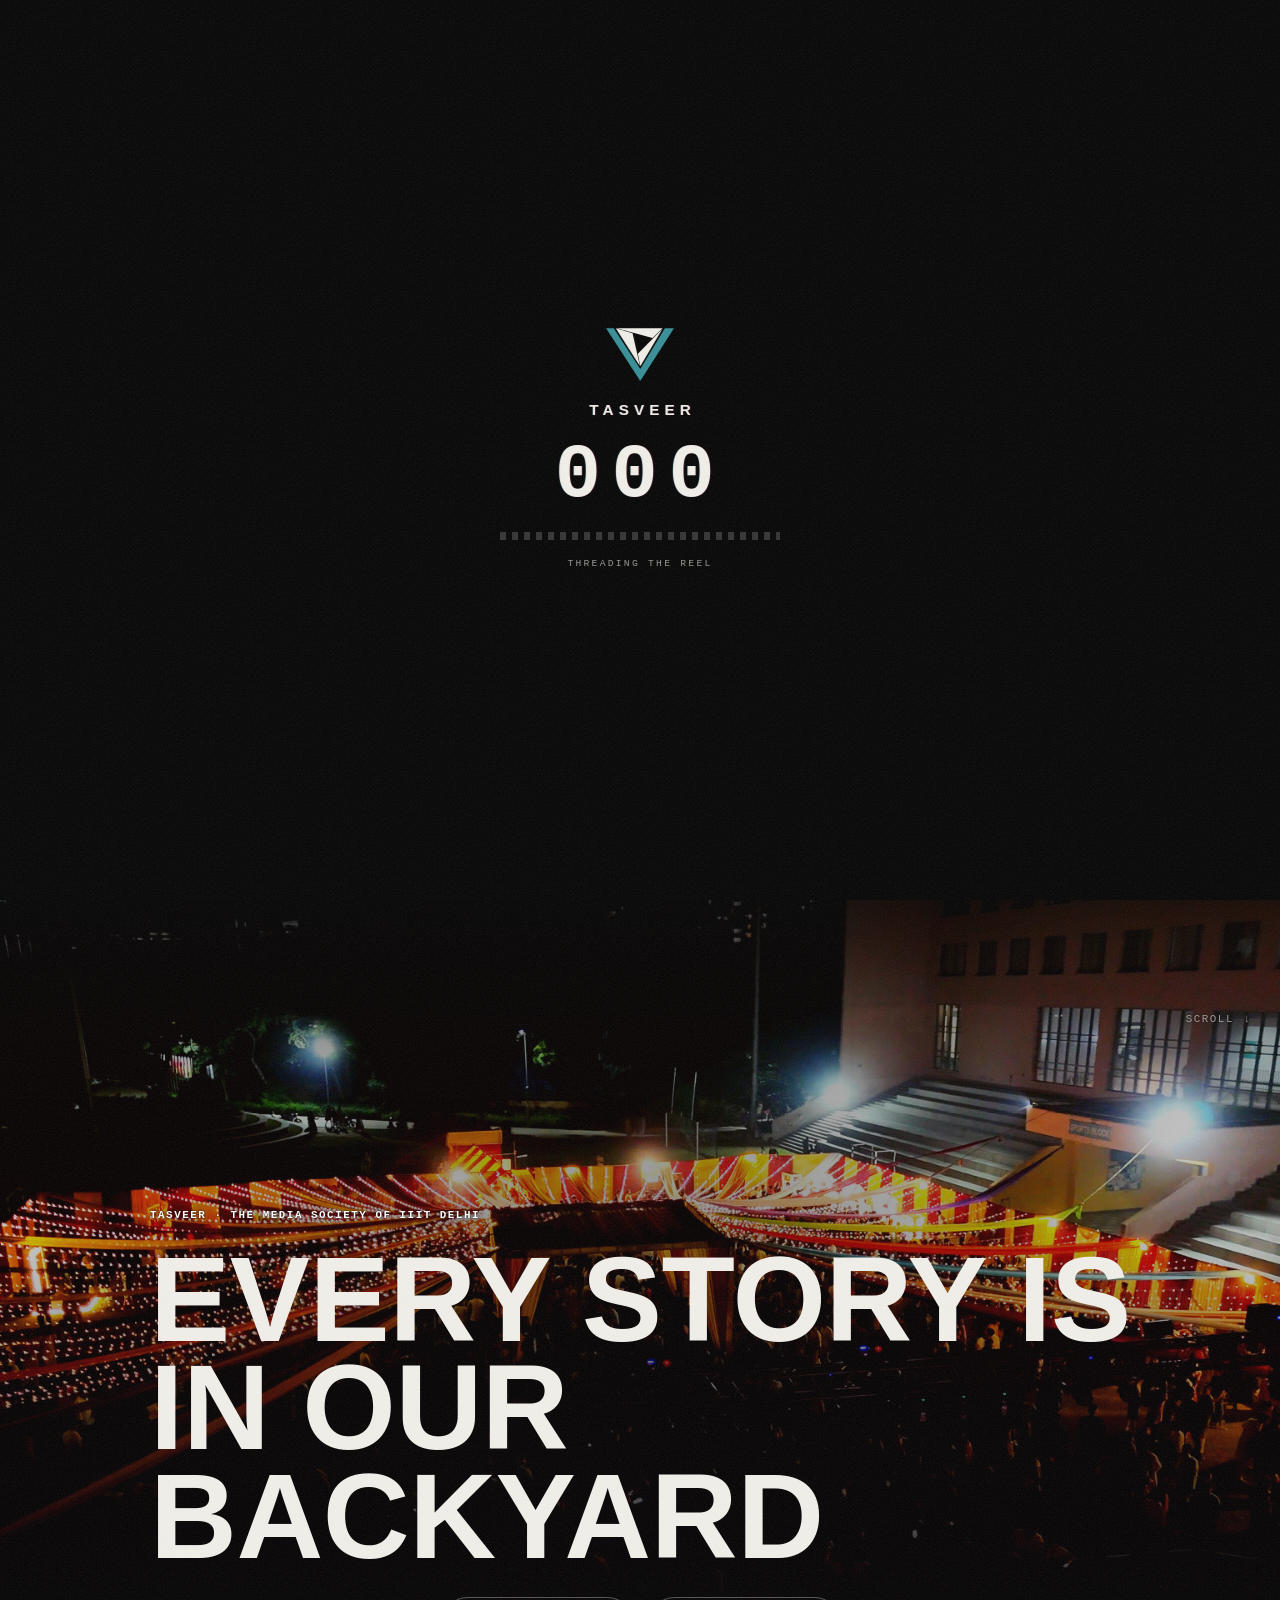
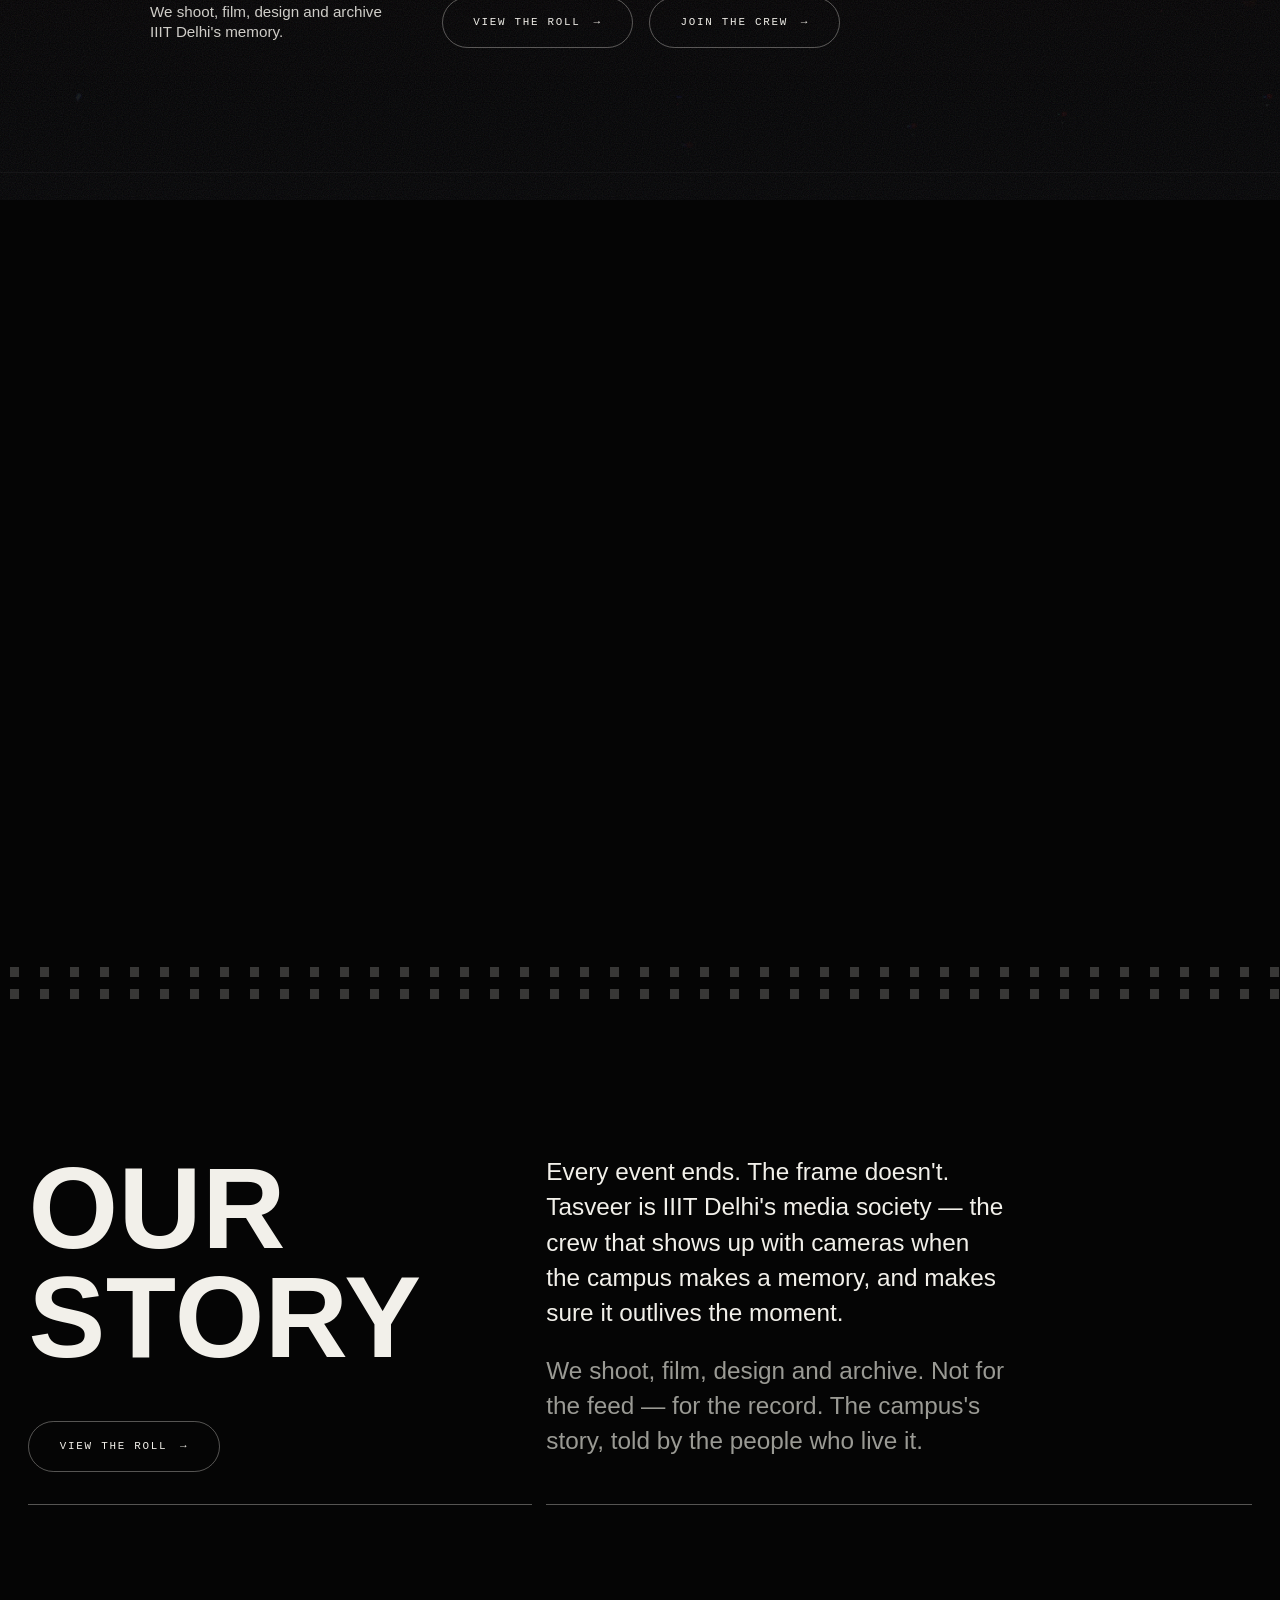
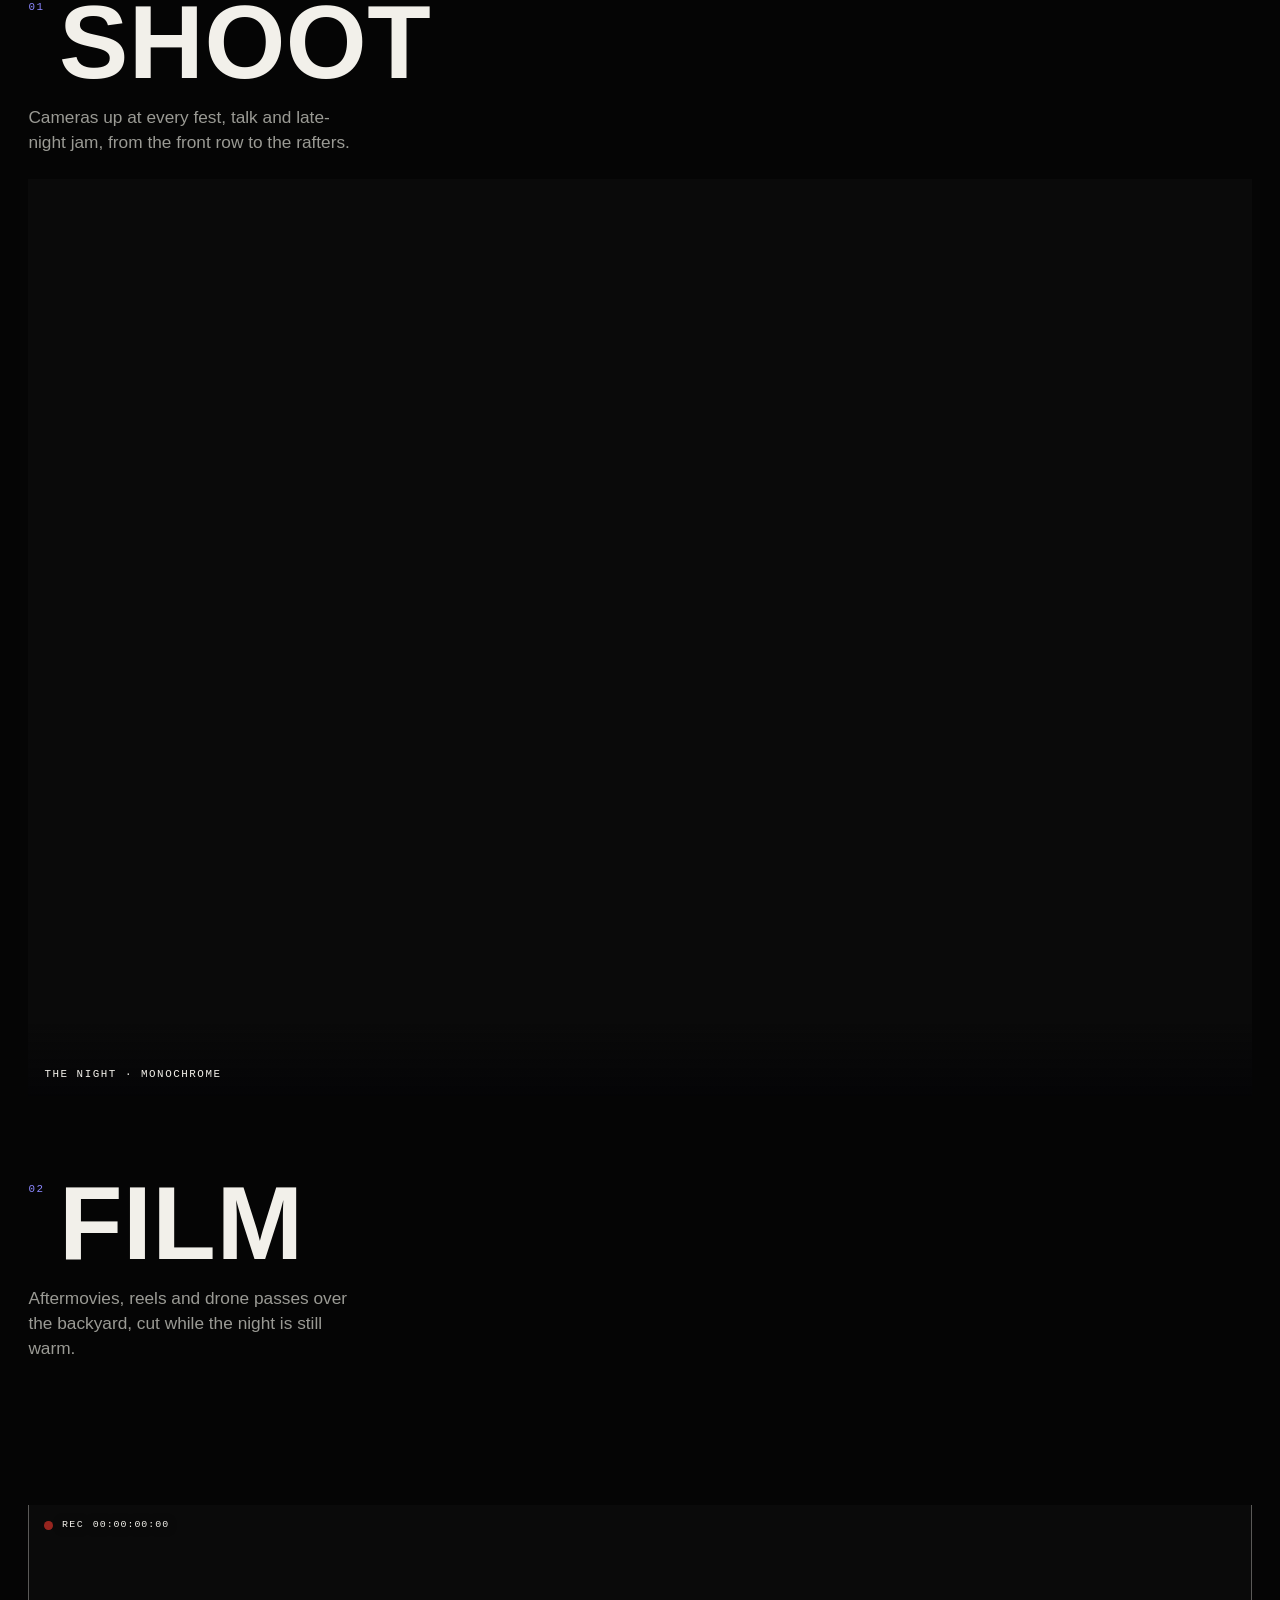
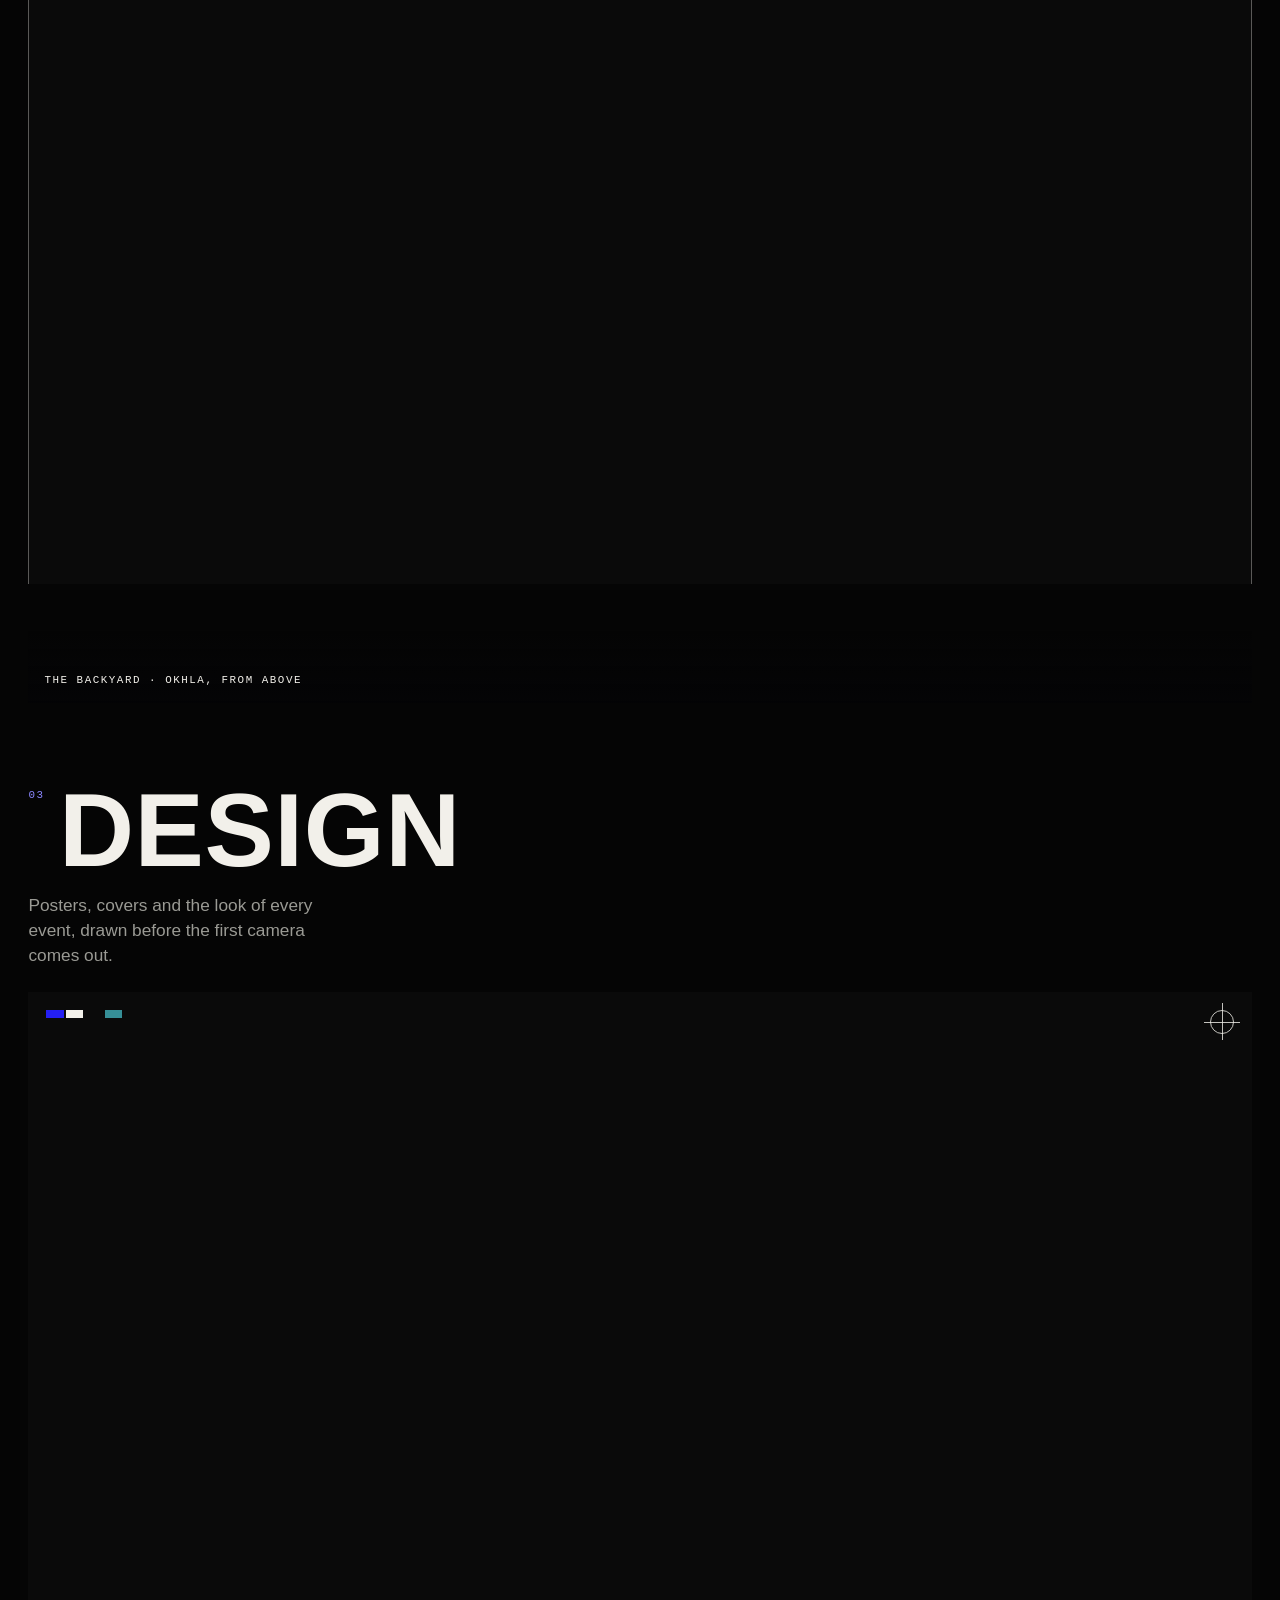
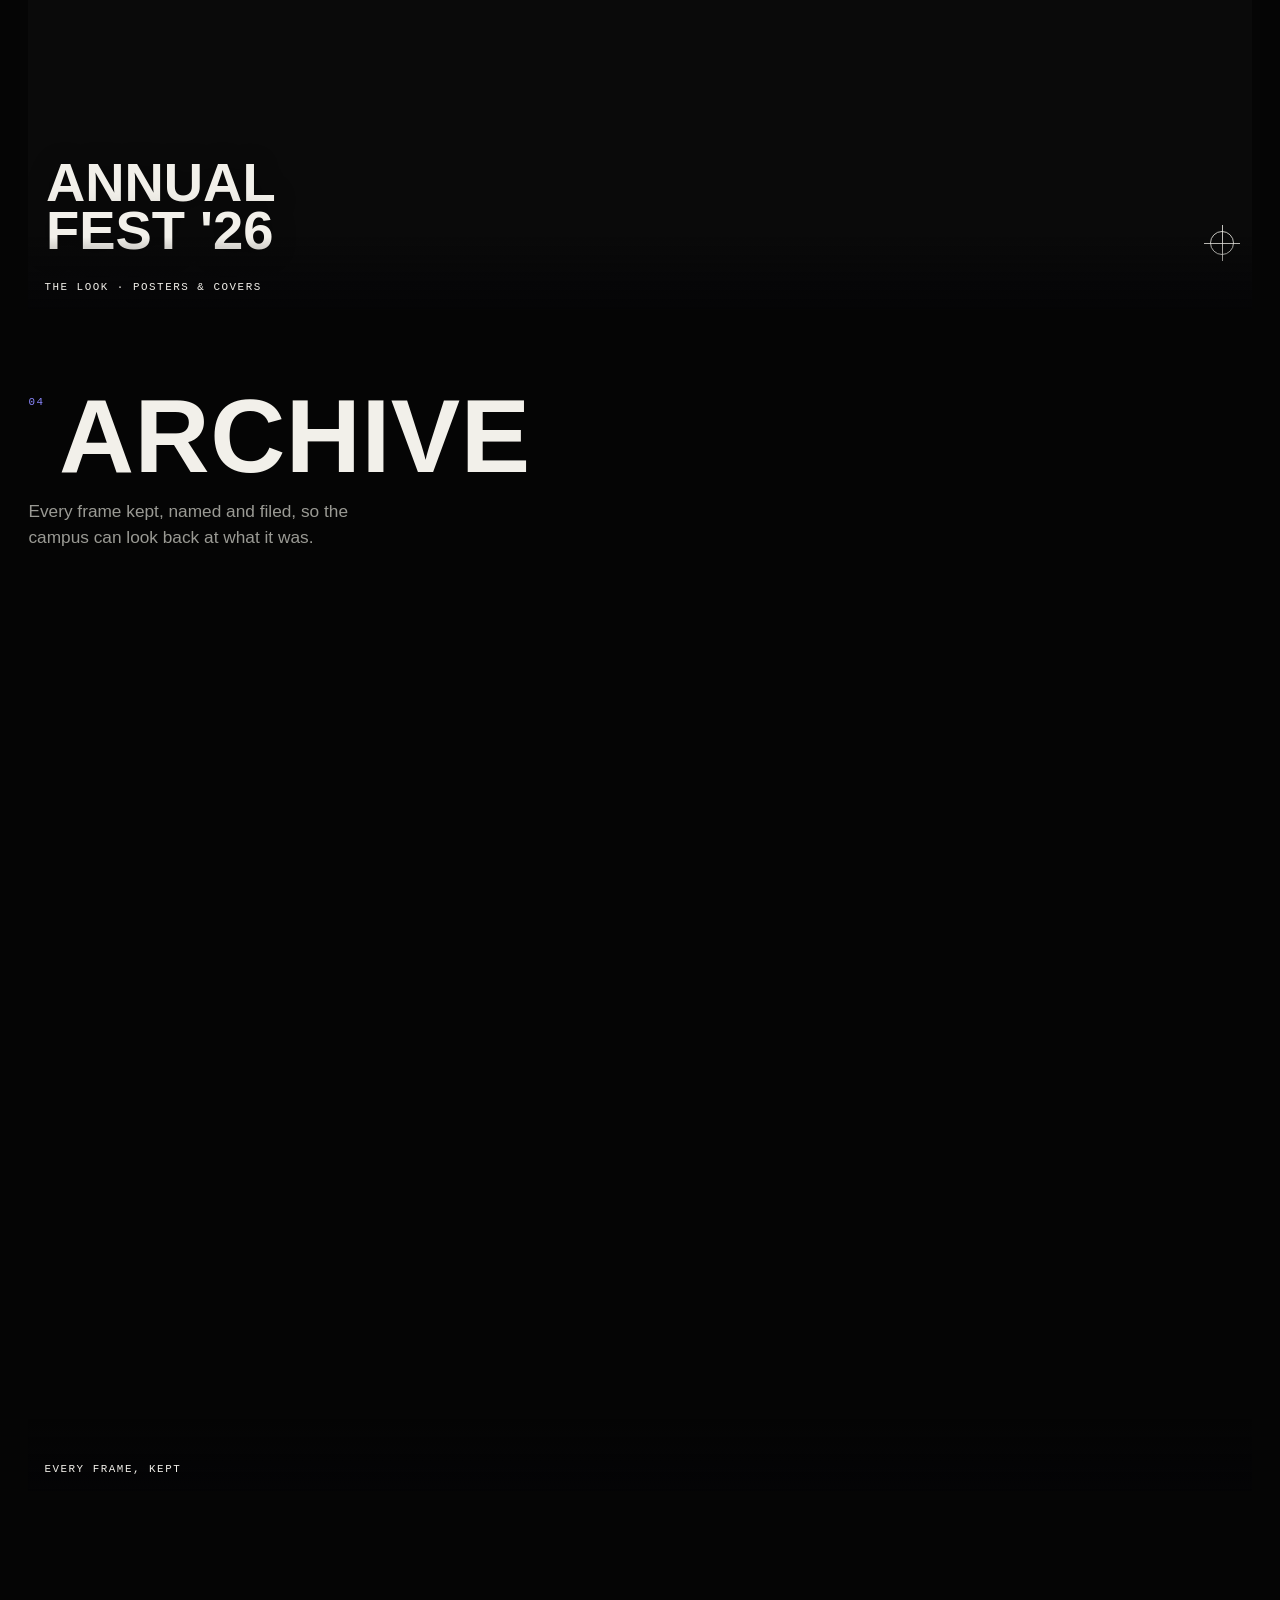
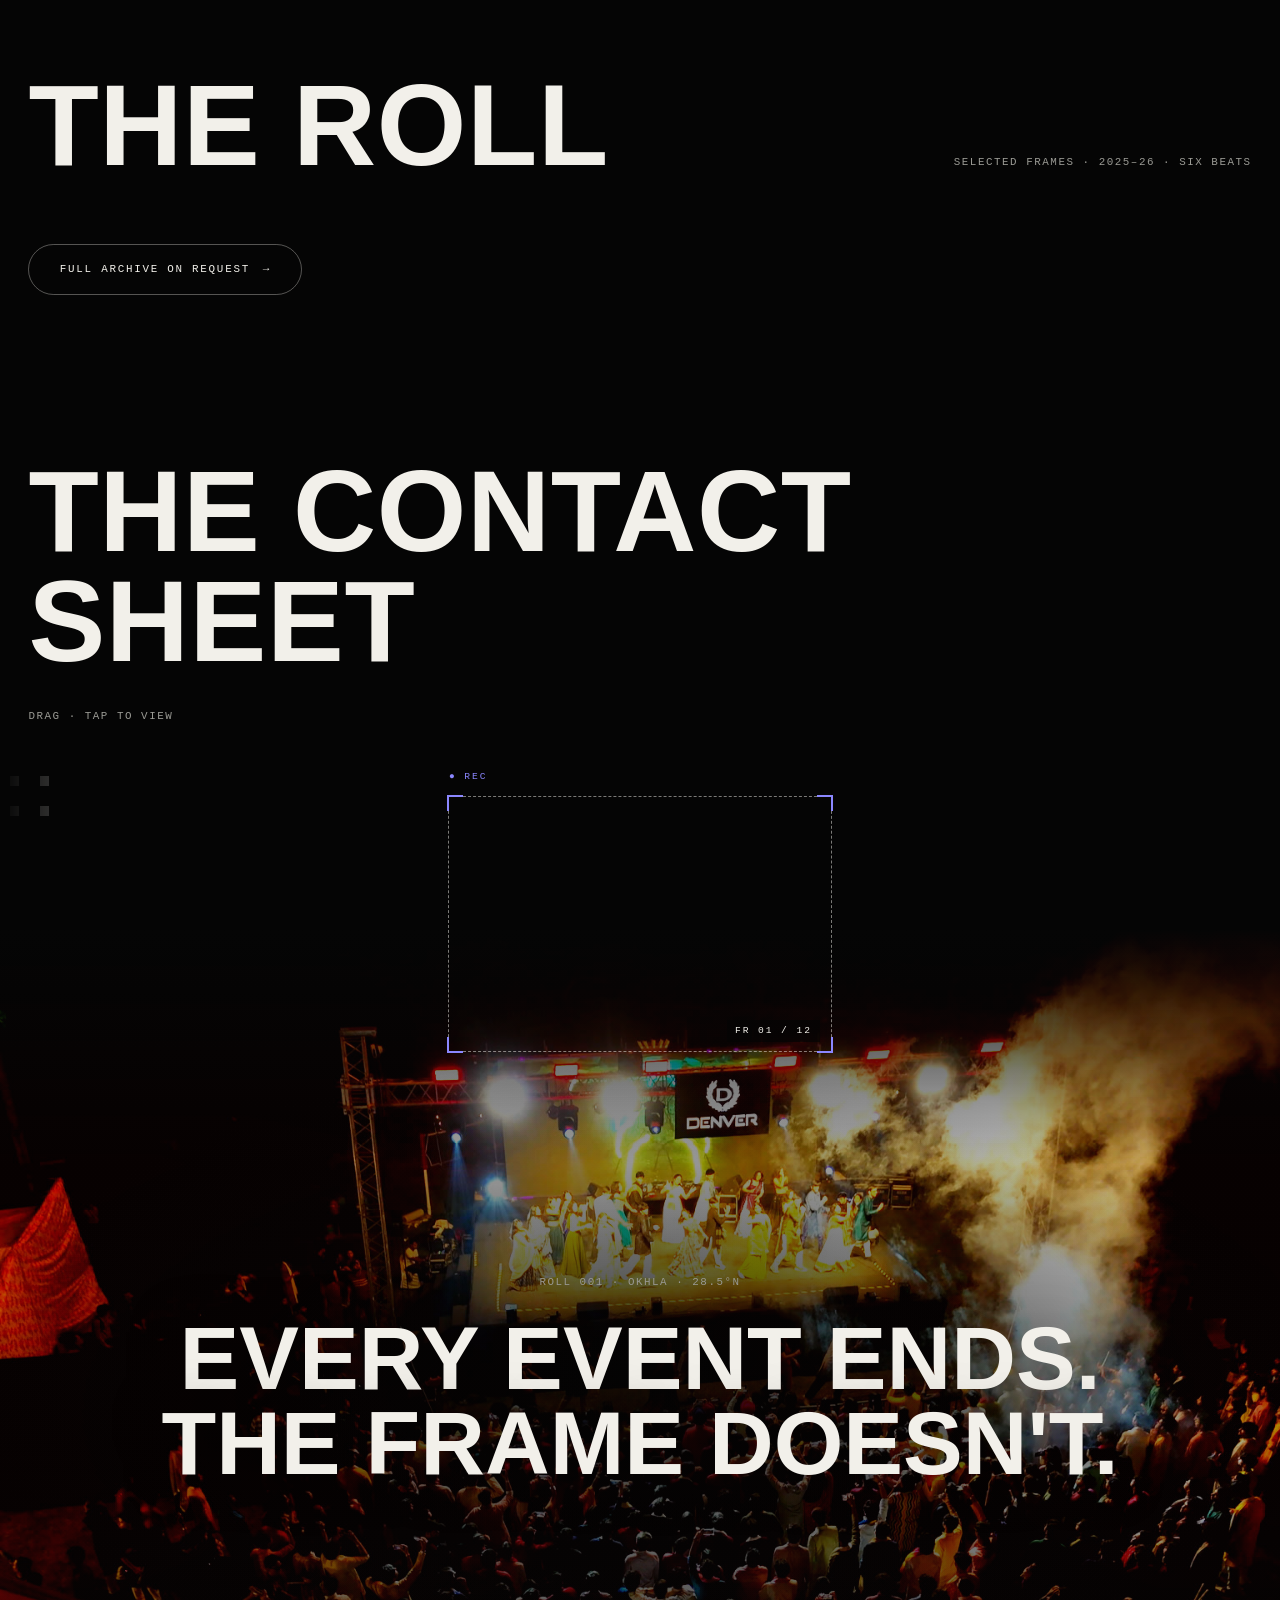
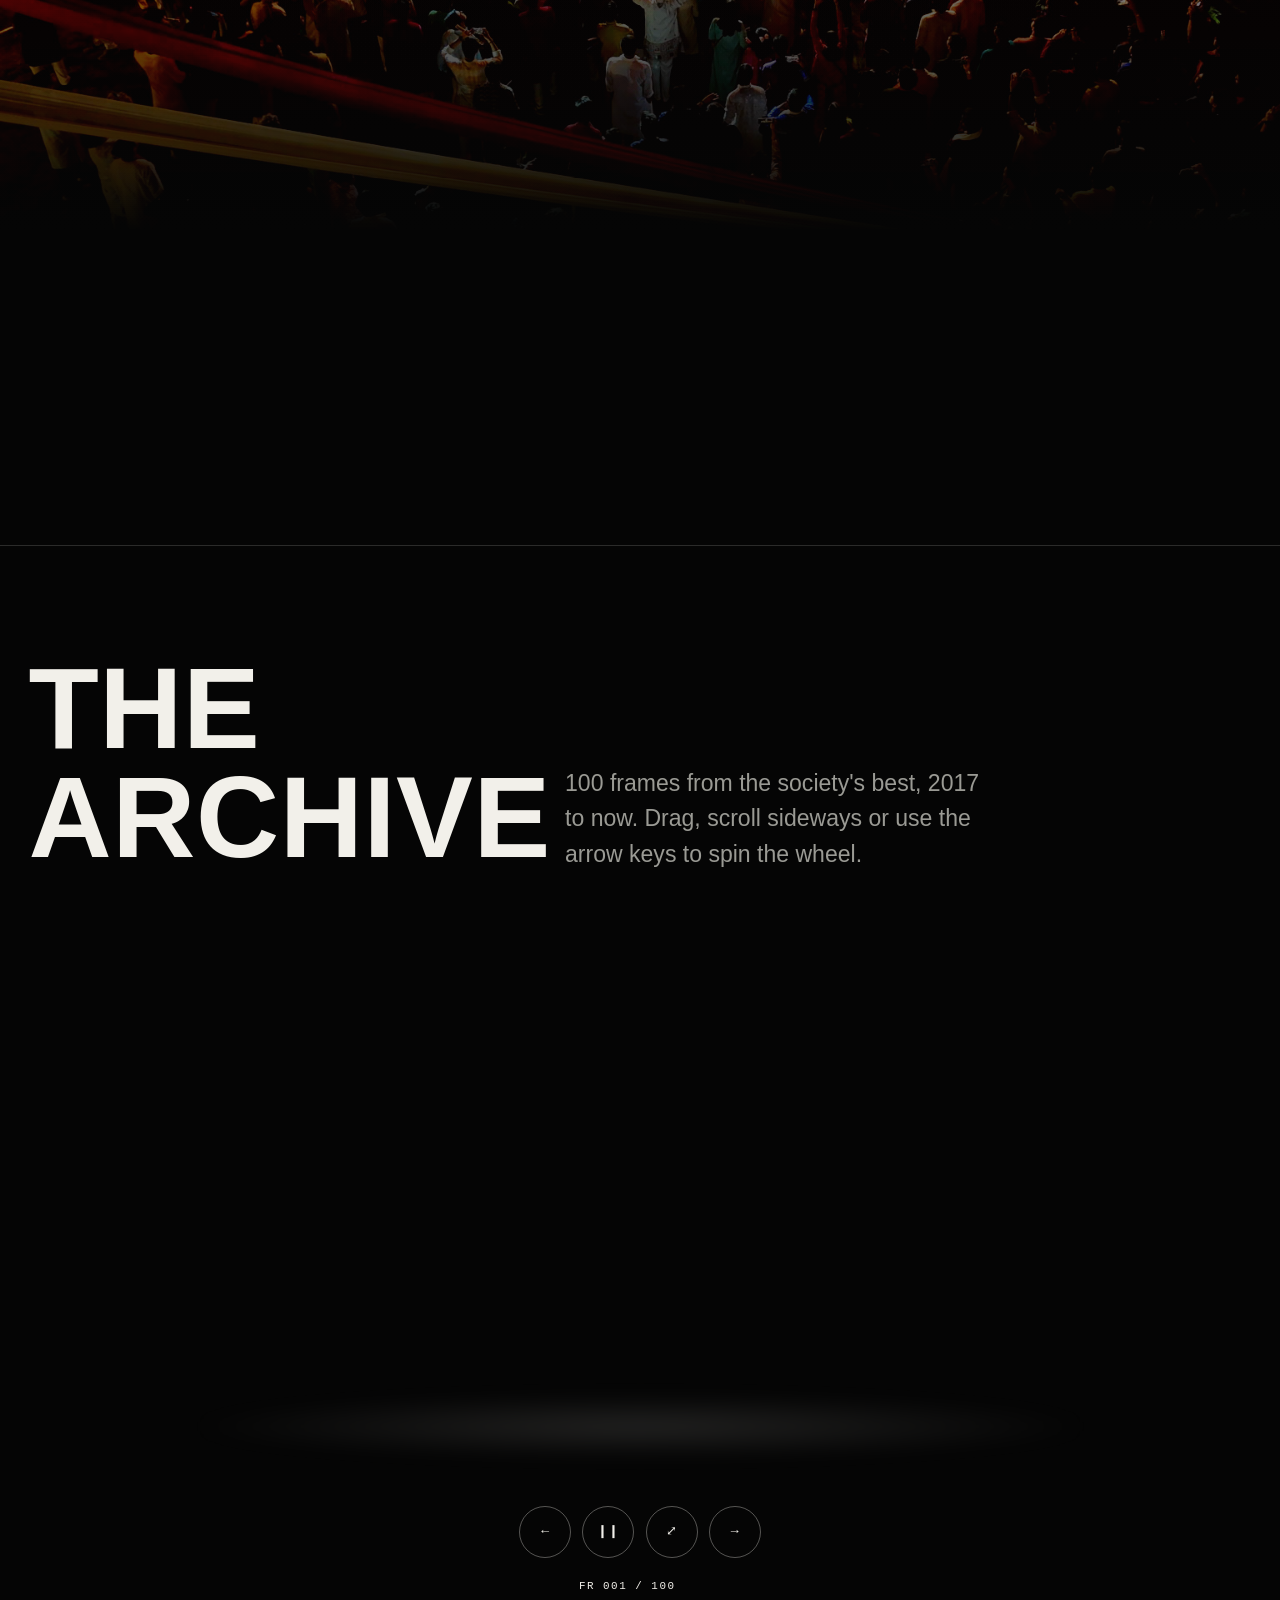
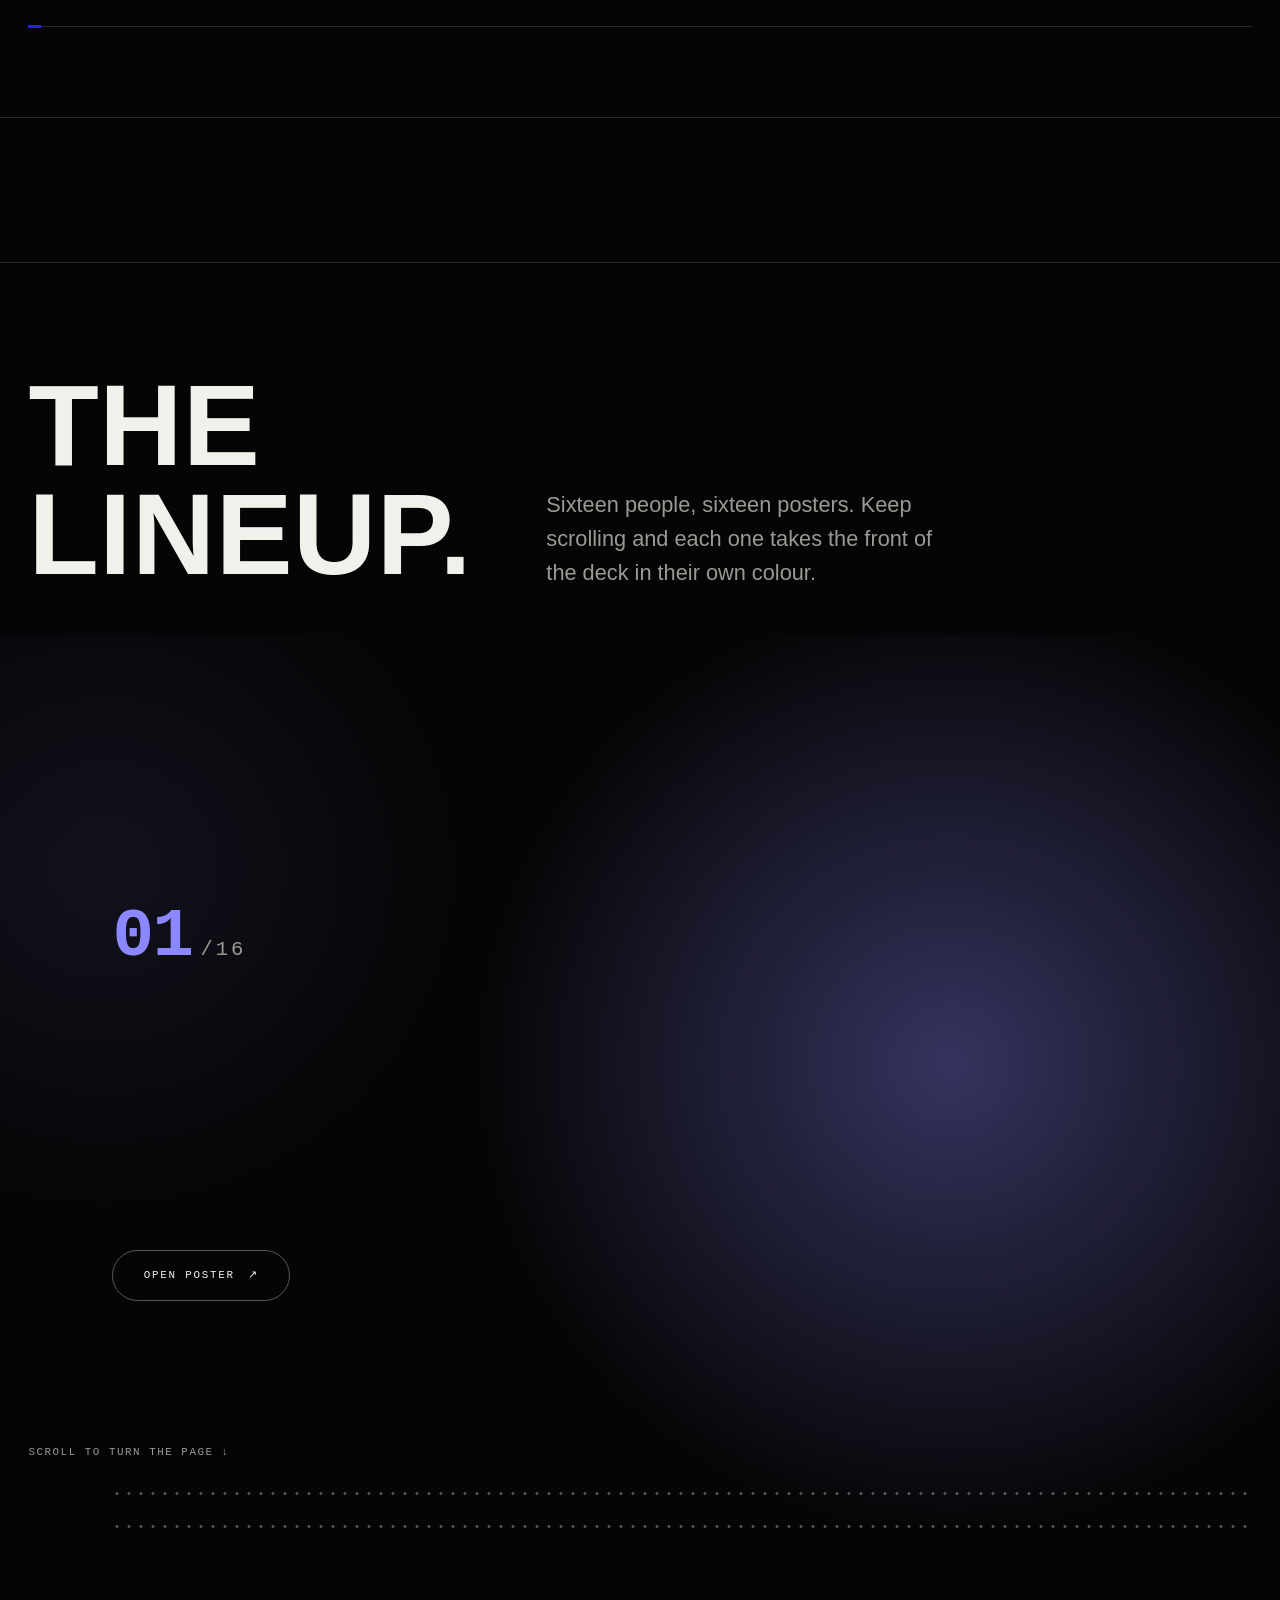
<file: index.html>
<!DOCTYPE html>
<html lang="en">
<head>
<meta charset="UTF-8">
<meta name="viewport" content="width=device-width, initial-scale=1.0">
<title>TASVEER — The Media Society of IIIT Delhi</title>
<meta name="description" content="Tasveer is IIIT Delhi's media society. Every story is in our backyard — we shoot, film, design and archive the campus's memory.">
<meta property="og:title" content="TASVEER — The Media Society of IIIT Delhi">
<meta property="og:description" content="Every event ends. The frame doesn't.">
<meta property="og:image" content="https://leelanshkharbanda.github.io/tasveer/assets/og.jpg">
<meta property="og:url" content="https://leelanshkharbanda.github.io/tasveer/">
<meta property="og:type" content="website">
<meta name="twitter:card" content="summary_large_image">
<meta name="twitter:title" content="TASVEER — The Media Society of IIIT Delhi">
<meta name="twitter:description" content="Every event ends. The frame doesn't.">
<meta name="twitter:image" content="https://leelanshkharbanda.github.io/tasveer/assets/og.jpg">
<meta name="theme-color" content="#050505">
<link rel="canonical" href="https://leelanshkharbanda.github.io/tasveer/">
<script type="application/ld+json">
{"@context":"https://schema.org","@type":"Organization","name":"Tasveer","alternateName":"Tasveer — The Media Society of IIIT Delhi","url":"https://leelanshkharbanda.github.io/tasveer/","email":"tasveer@sc.iiitd.ac.in","parentOrganization":{"@type":"CollegeOrUniversity","name":"IIIT Delhi"},"sameAs":["https://github.com/leelanshkharbanda/tasveer"]}
</script>
<link rel="icon" href="assets/favicon.svg" type="image/svg+xml">
<link rel="preconnect" href="https://fonts.googleapis.com">
<link rel="preconnect" href="https://fonts.gstatic.com" crossorigin>
<link href="https://fonts.googleapis.com/css2?family=Archivo:wdth,wght@62..125,100..900&family=Space+Mono:wght@400;700&display=swap" rel="stylesheet">
<link rel="stylesheet" href="css/drive.css">
</head>
<body>
<svg class="sprite" width="0" height="0" aria-hidden="true" focusable="false" style="position:absolute"><defs><symbol id="tv-mark" viewBox="783 764 992 769"><path class="lg-teal" d="M784 765 L783 767 L1280 1531 L1280 1358 L895 765Z"/><path class="lg-teal" d="M1774 765 L1641 765 L1282 1361 L1277 1353 L1277 1526 L1281 1532 L1284 1531Z"/><path class="lg-ink" d="M925 765 L1260 1289 L1278 1315 L1170 838Z"/><path class="lg-ink" d="M939 765 L939 766 L1041 793 L1048 796 L1088 806 L1117 815 L1128 817 L1139 821 L1168 828 L1179 832 L1208 839 L1459 909 L1462 909 L1605 766 L1605 765Z"/><path class="lg-ink" d="M1609 771 L1545 834 L1247 1136 L1283 1316 L1285 1315Z"/></symbol></defs></svg>

<a class="skip-link" href="#story">Skip to content</a>
<div class="grain" aria-hidden="true"></div>

<div class="cursor" id="cursor" aria-hidden="true">
  <span class="cursor-dot"></span><span class="cursor-label" style="display:none"></span>
  <span class="cursor-brackets"><i></i><i></i><i></i><i></i></span>
</div>

<button class="progress-pill" id="progressPill" aria-label="Scroll progress. Click three times for a secret.">
  <span class="fill" id="progressFill"></span>
</button>

<nav class="pathfinder" id="pathfinder" aria-label="Scene navigation">
  <a href="#top" data-goto="#top" data-scene="top"><span class="pf-tick"></span><span class="pf-num mono">01</span><span class="pf-label mono">BACKYARD</span></a>
  <a href="#story" data-goto="#story" data-scene="story"><span class="pf-tick"></span><span class="pf-num mono">02</span><span class="pf-label mono">STORY</span></a>
  <a href="#roll" data-goto="#roll" data-scene="roll"><span class="pf-tick"></span><span class="pf-num mono">03</span><span class="pf-label mono">THE ROLL</span></a>
  <a href="#archive" data-goto="#archive" data-scene="archive"><span class="pf-tick"></span><span class="pf-num mono">04</span><span class="pf-label mono">ARCHIVE</span></a>
  <a href="#crew" data-goto="#crew" data-scene="crew"><span class="pf-tick"></span><span class="pf-num mono">05</span><span class="pf-label mono">CREW</span></a>
  <a href="#open-call" data-goto="#open-call" data-scene="open-call"><span class="pf-tick"></span><span class="pf-num mono">06</span><span class="pf-label mono">OPEN CALL</span></a>
</nav>

<header class="nav" id="nav">
  <a class="nav-logo" href="#top" data-goto="#top" aria-label="Tasveer — back to top">
    <svg class="nav-mark" aria-hidden="true"><use href="#tv-mark"/></svg>
    <span class="nav-word">TASVEER</span>
  </a>
  <div class="nav-right">
    <span class="nav-tag mono">IIIT DELHI · EST. 2016</span>
    <button class="burger" id="burger" aria-label="Open menu" aria-expanded="false" aria-controls="menu">
      <span></span><span></span><span></span>
    </button>
    <span class="nav-bluebar" aria-hidden="true"></span>
  </div>
</header>

<div class="menu" id="menu" role="dialog" aria-modal="true" aria-label="Menu" aria-hidden="true">
  <button class="menu-close" id="menuClose" aria-label="Close menu">✕</button>
  <nav class="menu-links">
    <a href="#top" data-goto="#top"><span class="num">01</span> THE BACKYARD</a>
    <a href="#story" data-goto="#story"><span class="num">02</span> OUR STORY</a>
    <a href="#roll" data-goto="#roll"><span class="num">03</span> THE ROLL</a>
    <a href="#archive" data-goto="#archive"><span class="num">04</span> THE ARCHIVE</a>
    <a href="#crew" data-goto="#crew"><span class="num">05</span> THE CREW</a>
    <a href="#open-call" data-goto="#open-call"><span class="num">06</span> OPEN CALL</a>
  </nav>
  <div class="menu-foot mono">
    <a href="mailto:tasveer@sc.iiitd.ac.in">TASVEER@SC.IIITD.AC.IN</a>
    <button data-motion-toggle aria-pressed="true" aria-label="Ambient motion">MOTION ◉</button>
    <span id="onSetClock">ON SET --:--:--</span>
    <span>OKHLA · NEW DELHI · 28.5°N</span>
  </div>
</div>

<div class="intro-curtain" id="introCurtain" aria-hidden="true">
  <div class="leader">
    <svg class="leader-mark" aria-hidden="true"><use href="#tv-mark"/></svg>
    <div class="leader-word">TASVEER</div>
    <div class="leader-count mono"><span id="leaderNum">000</span></div>
    <div class="leader-bar"><span id="leaderFill"></span></div>
    <div class="leader-cap mono">THREADING THE REEL</div>
  </div>
</div>
<div class="roll-peek" id="rollPeek" aria-hidden="true"><img alt=""></div>
<main id="main">

<!-- 01 · hero — full-bleed cinema -->
<section class="hero" id="top" data-frame="01" data-section="THE BACKYARD">
<!-- emblem — the logo opens like a shutter; the drone footage behind it is the hero's own, so nothing repeats -->
<div class="emblem" id="emblem">
  <div class="em-runway" id="emRunway">
    <div class="em-stage" id="emStage">
      <div class="em-cover" id="emCover" aria-hidden="true"></div>
      <div class="em-collage" id="emCollage" aria-hidden="true"><div class="em-wall" id="emWall"></div></div>
      <div class="em-veil" id="emVeil" aria-hidden="true"></div>
      <div class="em-logo"><svg class="logo-svg" id="emSvg" viewBox="540 540 1500 1440" xmlns="http://www.w3.org/2000/svg" role="img" aria-label="Tasveer — IIITD Media Society logo" focusable="false"><defs><clipPath id="lgVClip"><rect id="lgVClipRect" x="700" y="740" width="1200" height="900"/></clipPath></defs><g class="lg-in lg-crop lg-crop-l" data-px="648" data-py="650"><g class="lg-sc"><path class="lg-teal" d="M996 644 L661 644 L656 641 L656 561 L641 561 L641 641 L636 644 L565 643 L563 645 L563 656 L565 660 L637 659 L641 662 L641 994 L656 994 L656 662 L658 660 L995 660 L997 658Z"/></g></g><g class="lg-in lg-crop lg-crop-r" data-px="1925" data-py="650"><g class="lg-sc"><path class="lg-teal" d="M1584 643 L1583 655 L1585 659 L1917 660 L1917 996 L1919 1000 L1933 1000 L1933 663 L1935 659 L2016 659 L2016 643 L1935 643 L1934 567 L1932 566 L1919 566 L1917 569 L1918 640 L1916 643Z"/></g></g><g class="lg-core"><g class="lg-in lg-v" clip-path="url(#lgVClip)"><g class="lg-sc lg-v-l"><path class="lg-teal" d="M784 765 L783 767 L1280 1531 L1280 1358 L895 765Z"/></g><g class="lg-sc lg-v-r"><path class="lg-teal" d="M1774 765 L1641 765 L1282 1361 L1277 1353 L1277 1526 L1281 1532 L1284 1531Z"/></g></g><g class="lg-in lg-blade" data-cx="1102" data-cy="1040"><g class="lg-sc"><path class="lg-ink" d="M925 765 L1260 1289 L1278 1315 L1170 838Z"/></g></g><g class="lg-in lg-blade" data-cx="1272" data-cy="838"><g class="lg-sc"><path class="lg-ink" d="M939 765 L939 766 L1041 793 L1048 796 L1088 806 L1117 815 L1128 817 L1139 821 L1168 828 L1179 832 L1208 839 L1459 909 L1462 909 L1605 766 L1605 765Z"/></g></g><g class="lg-in lg-blade" data-cx="1428" data-cy="1044"><g class="lg-sc"><path class="lg-ink" d="M1609 771 L1545 834 L1247 1136 L1283 1316 L1285 1315Z"/></g></g></g><g class="lg-word"><g class="lg-in lg-ch" data-cx="740"><g class="lg-sc"><path class="lg-ink" d="M660 1642 L660 1686 L710 1686 L711 1687 L711 1813 L767 1813 L768 1812 L768 1687 L769 1686 L819 1686 L819 1642Z"/></g></g><g class="lg-in lg-ch" data-cx="910"><g class="lg-sc"><path class="lg-ink" d="M865 1642 L815 1813 L873 1813 L875 1809 L877 1798 L879 1795 L940 1795 L946 1813 L1004 1813 L983 1742 L983 1739 L980 1732 L976 1715 L973 1708 L969 1691 L966 1684 L962 1667 L959 1660 L955 1643 L954 1642Z M908 1686 L912 1687 L917 1708 L919 1712 L926 1742 L928 1746 L927 1750 L892 1750 L891 1749 L903 1700 L905 1696 L906 1689Z"/></g></g><g class="lg-in lg-ch" data-cx="1091"><g class="lg-sc"><path class="lg-ink" d="M1030 1651 L1022 1658 L1017 1665 L1014 1671 L1010 1686 L1010 1705 L1012 1714 L1017 1726 L1022 1733 L1027 1738 L1036 1744 L1051 1749 L1104 1749 L1108 1750 L1113 1754 L1114 1762 L1108 1768 L1014 1768 L1013 1769 L1013 1813 L1120 1813 L1140 1808 L1155 1798 L1161 1791 L1167 1780 L1171 1762 L1171 1755 L1170 1754 L1170 1747 L1168 1738 L1160 1723 L1153 1716 L1147 1712 L1131 1706 L1125 1706 L1124 1705 L1074 1705 L1067 1700 L1066 1694 L1067 1691 L1070 1688 L1076 1686 L1165 1686 L1165 1642 L1056 1642 L1040 1646Z"/></g></g><g class="lg-in lg-ch" data-cx="1278"><g class="lg-sc"><path class="lg-ink" d="M1188 1642 L1233 1805 L1234 1806 L1322 1806 L1331 1772 L1333 1768 L1334 1761 L1336 1757 L1337 1750 L1343 1732 L1345 1721 L1353 1696 L1357 1678 L1361 1667 L1367 1642 L1309 1642 L1280 1761 L1278 1763 L1276 1762 L1270 1739 L1270 1735 L1268 1731 L1266 1719 L1250 1658 L1250 1654 L1247 1646 L1247 1642Z"/></g></g><g class="lg-in lg-ch" data-cx="1464"><g class="lg-sc"><path class="lg-ink" d="M1390 1640 L1390 1808 L1538 1808 L1538 1765 L1447 1765 L1445 1763 L1445 1747 L1446 1746 L1538 1746 L1538 1702 L1446 1702 L1445 1701 L1445 1685 L1447 1683 L1538 1683 L1538 1640Z"/></g></g><g class="lg-in lg-ch" data-cx="1638"><g class="lg-sc"><path class="lg-ink" d="M1564 1640 L1564 1808 L1712 1808 L1712 1765 L1621 1765 L1619 1763 L1619 1747 L1620 1746 L1712 1746 L1712 1702 L1620 1702 L1619 1701 L1619 1684 L1620 1683 L1712 1683 L1712 1640Z"/></g></g><g class="lg-in lg-ch" data-cx="1825"><g class="lg-sc"><path class="lg-ink" d="M1735 1640 L1735 1808 L1791 1808 L1791 1746 L1792 1745 L1817 1745 L1820 1748 L1854 1808 L1914 1808 L1912 1803 L1875 1743 L1877 1740 L1887 1735 L1898 1725 L1906 1712 L1909 1702 L1909 1681 L1906 1670 L1900 1659 L1891 1650 L1881 1644 L1866 1640Z M1791 1684 L1792 1683 L1846 1683 L1849 1684 L1853 1688 L1854 1694 L1853 1697 L1847 1702 L1792 1702 L1791 1701Z"/></g></g></g><g class="lg-sub"><g class="lg-in lg-ch" data-cx="664"><g class="lg-sc"><path class="lg-ink" d="M659 1856 L658 1942 L669 1942 L669 1856Z"/></g></g><g class="lg-in lg-ch" data-cx="699"><g class="lg-sc"><path class="lg-ink" d="M694 1856 L693 1942 L704 1942 L704 1856Z"/></g></g><g class="lg-in lg-ch" data-cx="735"><g class="lg-sc"><path class="lg-ink" d="M729 1856 L729 1942 L740 1942 L740 1857Z"/></g></g><g class="lg-in lg-ch" data-cx="788"><g class="lg-sc"><path class="lg-ink" d="M752 1856 L752 1865 L782 1866 L782 1941 L793 1942 L793 1866 L824 1865 L824 1856Z"/></g></g><g class="lg-in lg-ch" data-cx="872"><g class="lg-sc"><path class="lg-ink" d="M837 1856 L836 1942 L873 1942 L885 1939 L896 1933 L904 1923 L908 1910 L908 1889 L906 1880 L902 1872 L894 1864 L880 1858 L867 1856Z M848 1865 L875 1866 L883 1869 L892 1877 L897 1892 L897 1906 L892 1921 L884 1929 L877 1932 L865 1934 L847 1933Z"/></g></g><g class="lg-in lg-ch" data-cx="1006"><g class="lg-sc"><path class="lg-ink" d="M967 1856 L966 1942 L977 1942 L978 1868 L1000 1926 L1011 1926 L1032 1869 L1034 1869 L1034 1942 L1045 1942 L1045 1856 L1028 1856 L1006 1914 L1003 1911 L983 1856Z"/></g></g><g class="lg-in lg-ch" data-cx="1097"><g class="lg-sc"><path class="lg-ink" d="M1069 1856 L1069 1942 L1124 1942 L1124 1934 L1080 1933 L1081 1901 L1121 1901 L1121 1892 L1081 1892 L1080 1866 L1123 1865 L1123 1856Z"/></g></g><g class="lg-in lg-ch" data-cx="1180"><g class="lg-sc"><path class="lg-ink" d="M1145 1856 L1144 1941 L1181 1942 L1193 1939 L1204 1933 L1212 1923 L1216 1910 L1216 1889 L1214 1880 L1209 1871 L1202 1864 L1188 1858 L1174 1856Z M1156 1865 L1183 1866 L1194 1871 L1201 1879 L1205 1892 L1204 1912 L1198 1924 L1192 1929 L1185 1932 L1173 1934 L1155 1933Z"/></g></g><g class="lg-in lg-ch" data-cx="1242"><g class="lg-sc"><path class="lg-ink" d="M1236 1856 L1236 1942 L1247 1942 L1247 1856Z"/></g></g><g class="lg-in lg-ch" data-cx="1300"><g class="lg-sc"><path class="lg-ink" d="M1293 1856 L1261 1942 L1272 1942 L1280 1920 L1319 1920 L1327 1942 L1338 1942 L1306 1856Z M1299 1868 L1301 1869 L1315 1907 L1315 1911 L1283 1910Z"/></g></g><g class="lg-in lg-ch" data-cx="1418"><g class="lg-sc"><path class="lg-ink" d="M1412 1855 L1400 1858 L1390 1866 L1387 1873 L1387 1885 L1390 1892 L1395 1897 L1407 1902 L1424 1905 L1430 1908 L1433 1911 L1436 1918 L1435 1925 L1429 1932 L1422 1935 L1406 1935 L1387 1928 L1387 1938 L1401 1943 L1422 1944 L1437 1939 L1444 1932 L1447 1923 L1447 1915 L1445 1908 L1437 1899 L1431 1896 L1403 1889 L1398 1883 L1398 1874 L1404 1867 L1411 1864 L1425 1864 L1442 1869 L1442 1861 L1441 1859 L1430 1856Z"/></g></g><g class="lg-in lg-ch" data-cx="1501"><g class="lg-sc"><path class="lg-ink" d="M1496 1855 L1480 1860 L1470 1869 L1465 1877 L1462 1887 L1461 1907 L1467 1926 L1478 1938 L1489 1943 L1507 1944 L1520 1940 L1526 1936 L1534 1927 L1540 1910 L1540 1889 L1535 1874 L1526 1863 L1512 1856Z M1495 1864 L1506 1864 L1516 1868 L1523 1875 L1527 1883 L1529 1892 L1528 1913 L1523 1924 L1516 1931 L1507 1935 L1494 1935 L1487 1932 L1478 1923 L1473 1910 L1472 1899 L1475 1882 L1479 1875 L1486 1868Z"/></g></g><g class="lg-in lg-ch" data-cx="1590"><g class="lg-sc"><path class="lg-ink" d="M1585 1856 L1570 1863 L1564 1869 L1559 1877 L1555 1892 L1555 1907 L1557 1917 L1563 1929 L1576 1940 L1590 1944 L1609 1943 L1624 1936 L1624 1926 L1614 1932 L1605 1935 L1590 1935 L1580 1931 L1575 1927 L1568 1915 L1566 1903 L1567 1888 L1572 1876 L1580 1868 L1591 1864 L1604 1864 L1611 1866 L1624 1873 L1624 1863 L1608 1856Z"/></g></g><g class="lg-in lg-ch" data-cx="1650"><g class="lg-sc"><path class="lg-ink" d="M1644 1856 L1644 1942 L1654 1942 L1654 1856Z"/></g></g><g class="lg-in lg-ch" data-cx="1706"><g class="lg-sc"><path class="lg-ink" d="M1679 1856 L1678 1942 L1733 1942 L1733 1934 L1691 1934 L1689 1932 L1690 1901 L1731 1901 L1730 1892 L1690 1892 L1689 1866 L1732 1865 L1732 1856Z"/></g></g><g class="lg-in lg-ch" data-cx="1814"><g class="lg-sc"><path class="lg-ink" d="M1741 1865 L1772 1866 L1772 1942 L1783 1942 L1783 1866 L1814 1865 L1815 1858 L1844 1900 L1844 1942 L1855 1942 L1855 1901 L1885 1856 L1873 1857 L1850 1892 L1825 1856 L1742 1856Z"/></g></g></g></svg></div>
      <div class="em-hint mono" id="emHint" aria-hidden="true">SCROLL TO OPEN <span class="arrow">↓</span></div>
    </div>
  </div>
</div>
  <div class="hero-media" aria-hidden="true">
    <video id="heroVideo" muted loop playsinline preload="auto" poster="assets/drive/poster4.jpg">
      <source src="assets/drive/clip4.mp4" type="video/mp4">
    </video>
    <video id="heroVideoB" muted loop playsinline preload="none" poster="assets/drive/poster1.jpg">
      <source src="assets/drive/clip1.mp4" type="video/mp4">
    </video>
    <div class="hero-scrim"></div>
    <div class="hero-marquee marquee" id="heroMarquee"></div>
  </div>
  <div class="hero-body" id="heroBody">
  <div class="hero-head">
    <p class="hero-kicker mono">TASVEER · THE MEDIA SOCIETY OF IIIT DELHI</p>
    <h1 class="hero-title">
      <span class="mask"><span>EVERY STORY IS</span></span>
      <span class="mask"><span>IN OUR BACKYARD</span></span>
    </h1>
    <div class="hero-cta">
      <p class="hero-sub">We shoot, film, design and archive IIIT Delhi's memory.</p>
      <a class="pill" href="#roll" data-goto="#roll">VIEW THE ROLL <span class="arr">→</span></a>
      <a class="pill" href="#open-call" data-goto="#open-call">JOIN THE CREW <span class="arr">→</span></a>
    </div>
  </div>
  <div class="hero-stills" id="heroStills"></div>
  <div class="hero-scroll mono" aria-hidden="true">SCROLL <span class="arrow">↓</span></div>
  </div>
</section>

<!-- photo band -->
<div class="photo-band marquee" id="photoBand" role="region" aria-label="A scrolling strip of frames from the society's archive"></div>

<!-- 03 · story -->
<section class="story" id="story">
  <div class="story-grid">
    <div class="story-left">
      <h2 class="section-title">OUR<br>STORY</h2>
      <a class="pill" href="#roll" data-goto="#roll">VIEW THE ROLL <span class="arr">→</span></a>
    </div>
    <div class="story-right">
      <p class="story-body">Every event ends. The frame doesn't. Tasveer is IIIT Delhi's media society — the crew that shows up with cameras when the campus makes a memory, and makes sure it outlives the moment.</p>
      <p class="story-body">We shoot, film, design and archive. Not for the feed — for the record. The campus's story, told by the people who live it.</p>
    </div>
  </div>
  <div class="verbs" id="verbs" aria-label="What Tasveer does">
    <div class="vb-stage" id="vbStage">
      <div class="vb-list">
        <article class="vb-item" data-i="0">
          <h3 class="vb-word"><span class="vb-n mono">01</span>SHOOT</h3>
          <p class="vb-desc">Cameras up at every fest, talk and late-night jam, from the front row to the rafters.</p>
          <figure class="vb-frame" data-k="shoot">
            <div class="vb-media"><img src="assets/drive/photo074.webp" alt="Black-and-white portrait of a guitarist under dramatic side light" loading="lazy" decoding="async"></div>
            <figcaption class="vb-cap mono">THE NIGHT · MONOCHROME</figcaption>
          </figure>
        </article>
        <article class="vb-item" data-i="1">
          <h3 class="vb-word"><span class="vb-n mono">02</span>FILM</h3>
          <p class="vb-desc">Aftermovies, reels and drone passes over the backyard, cut while the night is still warm.</p>
          <figure class="vb-frame" data-k="film">
            <div class="vb-media"><img src="assets/drive/still1.jpg" alt="Aerial view of the fest grounds at night, a canopy of fairy lights over the crowd" loading="lazy" decoding="async">
              <span class="vb-bar t"></span><span class="vb-bar b"></span>
              <span class="vb-rec mono"><i></i>REC <b id="vbTc">00:00:00:00</b></span></div>
            <figcaption class="vb-cap mono">THE BACKYARD · OKHLA, FROM ABOVE</figcaption>
          </figure>
        </article>
        <article class="vb-item" data-i="2">
          <h3 class="vb-word"><span class="vb-n mono">03</span>DESIGN</h3>
          <p class="vb-desc">Posters, covers and the look of every event, drawn before the first camera comes out.</p>
          <figure class="vb-frame" data-k="design">
            <div class="vb-media"><img src="assets/drive/still2.jpg" alt="A vocalist mid-song under blue stage light" loading="lazy" decoding="async">
              <span class="vb-poster">ANNUAL<br>FEST '26</span>
              <span class="vb-reg a"></span><span class="vb-reg b"></span>
              <span class="vb-sw"><i style="background:#241FF3"></i><i style="background:#F2F0EA"></i><i style="background:#0A0A0A"></i><i style="background:#368F97"></i></span></div>
            <figcaption class="vb-cap mono">THE LOOK · POSTERS &amp; COVERS</figcaption>
          </figure>
        </article>
        <article class="vb-item" data-i="3">
          <h3 class="vb-word"><span class="vb-n mono">04</span>ARCHIVE</h3>
          <p class="vb-desc">Every frame kept, named and filed, so the campus can look back at what it was.</p>
          <figure class="vb-frame" data-k="archive">
            <div class="vb-media"><div class="vb-sheet"><i><img src="assets/collage/photo012.webp" alt="" loading="lazy" decoding="async"></i><i><img src="assets/collage/photo020.webp" alt="" loading="lazy" decoding="async"></i><i><img src="assets/collage/concert-purple.webp" alt="" loading="lazy" decoding="async"></i><i><img src="assets/collage/photo041.webp" alt="" loading="lazy" decoding="async"></i><i><img src="assets/collage/photo028.webp" alt="" loading="lazy" decoding="async"></i><i><img src="assets/collage/photo062.webp" alt="" loading="lazy" decoding="async"></i><i><img src="assets/collage/sparklers.webp" alt="" loading="lazy" decoding="async"></i><i><img src="assets/collage/photo075.webp" alt="" loading="lazy" decoding="async"></i><i><img src="assets/collage/photo038.webp" alt="" loading="lazy" decoding="async"></i><i><img src="assets/collage/photo088.webp" alt="" loading="lazy" decoding="async"></i><i><img src="assets/collage/crowd-hands.webp" alt="" loading="lazy" decoding="async"></i><i><img src="assets/collage/photo034.webp" alt="" loading="lazy" decoding="async"></i><i><img src="assets/collage/photo005.webp" alt="" loading="lazy" decoding="async"></i><i><img src="assets/collage/stage-lights.webp" alt="" loading="lazy" decoding="async"></i><i><img src="assets/collage/photo052.webp" alt="" loading="lazy" decoding="async"></i><i><img src="assets/collage/photo078.webp" alt="" loading="lazy" decoding="async"></i></div></div>
            <figcaption class="vb-cap mono">EVERY FRAME, KEPT</figcaption>
          </figure>
        </article>
      </div>
      <div class="vb-deck" id="vbDeck" aria-hidden="true"><span class="vb-count mono" id="vbCount">FRAME 01 / 04</span><span class="vb-flash" id="vbFlash"></span></div>
      <div class="vb-rail" aria-hidden="true"><i id="vbProg"></i></div>
    </div>
  </div>
</section>

<!-- 02 · the roll -->
<section class="roll" id="roll">
  <div class="roll-head">
    <h2 class="section-title">THE ROLL</h2>
    <span class="mono">SELECTED FRAMES · 2025–26 · SIX BEATS</span>
  </div>
  <div id="rollList"></div>
  <div class="roll-more">
    <a class="pill" href="mailto:tasveer@sc.iiitd.ac.in?subject=Send%20me%20the%20full%20archive">FULL ARCHIVE ON REQUEST <span class="arr">→</span></a>
  </div>
</section>

<!-- 02b · the contact sheet — pull the film through the gate -->
<section class="contact-sheet" id="contact-sheet">
  <div class="sheet-head">
    <h2 class="section-title">THE CONTACT SHEET</h2>
    <span class="mono"><span class="hint-click">DRAG · TAP TO VIEW</span><span class="hint-tap">SWIPE · TAP TO VIEW</span></span>
  </div>
  <div class="sheet-stage">
    <div class="sheet-viewport" id="sheetViewport" tabindex="0" role="region" aria-label="Contact sheet — scroll or drag sideways to advance frames">
      <div class="sheet-track" id="sheetTrack"></div>
    </div>
    <div class="sheet-gate" aria-hidden="true">
      <span class="gate-corner tl"></span><span class="gate-corner tr"></span><span class="gate-corner bl"></span><span class="gate-corner br"></span>
      <span class="gate-rec mono">● REC</span>
      <span class="gate-count mono" id="gateCount">FR 01 / 12</span>
    </div>
  </div>
  <p class="sr-only" aria-live="polite" id="sheetLive"></p>
</section>

<!-- interlude — full-bleed cinema -->
<section class="interlude" id="interlude">
  <div class="interlude-media" aria-hidden="true">
    <video id="interludeVideo" muted loop playsinline preload="metadata" poster="assets/drive/poster1.jpg">
      <source src="assets/drive/clip1.mp4" type="video/mp4">
    </video>
    <div class="interlude-scrim"></div>
  </div>
  <div class="interlude-copy">
    <p class="mono interlude-kicker">ROLL 001 · OKHLA · 28.5°N</p>
    <h2 class="interlude-line">EVERY EVENT ENDS.<br>THE FRAME DOESN'T.</h2>
  </div>
</section>

<!-- 03c · the archive — the coverflow wheel -->
<section class="wheel" id="archive" data-section="THE ARCHIVE">
  <div class="wheel-head">
    <h2 class="section-title">THE<br>ARCHIVE</h2>
    <p><span id="wheelTotal">100</span> frames from the society's best, 2017 to now. <span class="hint-click">Drag, scroll sideways or use the arrow keys</span><span class="hint-tap">Swipe</span> to spin the wheel.</p>
  </div>
  <div class="wheel-stage" id="wheelStage" tabindex="0" role="region" aria-roledescription="carousel"
       aria-label="The archive: a rotating wheel of the society's best frames. Use the left and right arrow keys to spin, Enter to open the front frame.">
    <div class="wheel-track" id="wheelTrack"></div>
    <div class="wheel-floor" aria-hidden="true"></div>
  </div>
  <div class="wheel-foot">
    <div class="wheel-btns">
      <button class="wheel-btn" id="wheelPrev" aria-label="Previous frame">←</button>
      <button class="wheel-btn" id="wheelPlay" aria-label="Pause auto-spin" aria-pressed="true"><span aria-hidden="true">❙❙</span></button>
      <button class="wheel-btn" id="wheelOpen" aria-label="Open this frame full size"><span aria-hidden="true">⤢</span></button>
      <button class="wheel-btn" id="wheelNext" aria-label="Next frame">→</button>
    </div>
    <div class="wheel-meta mono"><span id="wheelCount">FR 001 / 100</span><span id="wheelCap"></span></div>
    <div class="wheel-bar" aria-hidden="true"><span id="wheelFill"></span></div>
  </div>
  <p class="sr-only" aria-live="polite" id="wheelLive"></p>
</section>

<!-- giant beat marquee -->
<div class="beat-marquee marquee" id="beatMarquee" aria-hidden="true"></div>

<!-- 04 · crew — the lineup (one poster per person) -->
<section class="crew" id="crew" data-section="THE CREW">
  <!-- 04a · the lineup — the casting: one take per person -->
  <div class="lineup" id="lineup">
    <div class="lineup-head">
      <h3 class="section-title lineup-title">THE<br>LINEUP.</h3>
      <p class="lineup-body">Sixteen people, sixteen posters. Keep scrolling and each one takes the front of the deck in their own colour.</p>
    </div>
    <div class="lu-runway" id="luRunway">
      <div class="lu-stage" id="luStage">
        <div class="lu-glow" aria-hidden="true"></div>
        <div class="lu-info">
          <p class="lu-count mono" aria-hidden="true"><span id="luNum">01</span><span class="lu-of">/16</span></p>
          <div class="lu-roles" id="luRoles" aria-hidden="true"></div>
          <div class="lu-names" id="luNames" aria-hidden="true"></div>
          <button class="pill lu-open" id="luOpen" type="button">OPEN POSTER <span class="arr">↗</span></button>
        </div>
        <div class="lu-deck" id="luDeck" role="group" aria-roledescription="stack of posters" aria-label="Crew posters, one per person"></div>
        <ol class="lu-rail" id="luRail" aria-label="Jump to a person"></ol>
        <p class="lu-hint mono" id="luHint" aria-hidden="true">SCROLL TO TURN THE PAGE ↓</p>
        <p class="sr-only" id="luLive" aria-live="polite"></p>
      </div>
    </div>
  </div>
</section>

<!-- 04b · one frame — full-bleed cover, scroll-zoom -->
<section class="one-frame" id="one-frame" data-section="ONE FRAME">
  <div class="of-stage">
    <div class="of-bg">
      <img src="assets/drive/crew-group-2000.webp"
           srcset="assets/drive/crew-group-1400.webp 1400w, assets/drive/crew-group-2000.webp 2000w"
           sizes="100vw" width="2000" height="1994"
           alt="The whole Tasveer crew posing together in front of Humayun's Tomb at dusk" loading="lazy" decoding="async">
    </div>
    <div class="of-scrim" aria-hidden="true"></div>
    <div class="of-head">
      <p class="of-kicker mono">FR ∞ · ALL OF US</p>
      <p class="of-lines">
        <span class="mask"><span>FOR ONCE, EVERYONE</span></span>
        <span class="mask"><span>IN FRONT OF THE LENS</span></span>
      </p>
    </div>
    <div class="of-word-wrap" role="img" aria-label="One Frame"><span class="of-word">ONE FRAME</span></div>
    <button class="of-open pill" type="button" data-cursor="VIEW" aria-label="View the group photo full size">VIEW FULL FRAME <span class="arr">↗</span></button>
    <p class="of-cap mono"><span>HUMAYUN'S TOMB · BLUE HOUR</span><span>THE CREW · 2025–26</span></p>
  </div>
</section>

<!-- 05 · open call -->
<section class="open-call" id="open-call">
  <svg class="iso" viewBox="0 0 400 300" fill="none" aria-hidden="true">
    <g stroke="currentColor" stroke-width="1">
      <path d="M60 200 L200 130 L340 200 L200 270 Z"/>
      <path d="M60 200 L60 170 L200 100 L340 170 L340 200"/>
      <path d="M200 100 L200 130"/>
      <path d="M100 180 L200 130 L300 180"/>
      <path d="M120 210 L200 170 L280 210"/>
      <rect x="150" y="150" width="24" height="14" transform="skewY(-26.5) translate(0 60)"/>
      <path d="M200 270 L200 240"/>
      <path d="M40 240 L120 280 M320 240 L240 280"/>
      <circle cx="200" cy="130" r="4" fill="currentColor"/>
      <circle cx="60" cy="200" r="3" fill="currentColor"/>
      <circle cx="340" cy="200" r="3" fill="currentColor"/>
      <circle cx="200" cy="270" r="3" fill="currentColor"/>
      <path d="M200 60 L200 92 M170 70 L185 95 M230 70 L215 95"/>
    </g>
  </svg>
  <h2 class="open-call-title">BUILD THE ARCHIVE WITH US.</h2>
  <p class="open-call-sub">No portfolio needed. Send your name, year, and what you like making — we reply before the next roll.</p>
  <div class="open-call-ctas">
    <a class="pill" href="mailto:tasveer@sc.iiitd.ac.in?subject=I%20want%20to%20join%20Tasveer">WRITE TO US <span class="arr">→</span></a>
    <span class="mono">TASVEER@SC.IIITD.AC.IN</span>
  </div>
  <p class="open-call-note mono">SHOOTERS · EDITORS · DESIGNERS · WRITERS · <em>PEOPLE WHO NOTICE THINGS</em></p>
</section>

</main>

<!-- footer panel -->
<footer class="footer-panel">
  <h2 class="footer-statement">THE CAMPUS REMEMBERS BECAUSE WE SHOOT IT.</h2>
  <div class="footer-grid">
    <form class="subscribe" id="subscribeForm">
      <span class="mono">SUBSCRIBE TO THE ROLL — ONE EMAIL PER EVENT</span>
      <div class="subscribe-row">
        <input id="subscribeEmail" type="email" placeholder="YOUR@EMAIL.COM" aria-label="Your email address">
        <button class="subscribe-go" type="submit" aria-label="Subscribe by email">→</button>
      </div>
      <p class="subscribe-note mono">OPENS YOUR MAIL APP · NO TRACKING · NO SPAM</p>
    </form>
    <div class="footer-links">
      <ul>
        <li><a href="#roll" data-goto="#roll">THE ROLL</a></li>
        <li><a href="#story" data-goto="#story">OUR STORY</a></li>
        <li><a href="#archive" data-goto="#archive">THE ARCHIVE</a></li>
        <li><a href="#crew" data-goto="#crew">THE CREW</a></li>
        <li><a href="#open-call" data-goto="#open-call">OPEN CALL</a></li>
      </ul>
      <ul>
        <li><a href="mailto:tasveer@sc.iiitd.ac.in">CONTACT</a></li>
        <li><a id="instaLink" hidden>INSTAGRAM</a></li>
        <li><a href="https://github.com/leelanshkharbanda/tasveer" target="_blank" rel="noopener">SOURCE</a></li>
        <li><button data-motion-toggle aria-pressed="true" aria-label="Ambient motion">MOTION ◉</button></li>
      </ul>
    </div>
  </div>
  <svg class="footer-mark" viewBox="0 0 32 32" fill="none" aria-hidden="true">
    <path d="M4 10V4h6M22 4h6v6M28 22v6h-6M10 28H4v-6" stroke="currentColor" stroke-width="1.6"/>
    <circle cx="16" cy="16" r="5.2" fill="currentColor"/>
  </svg>
  <p class="footer-whisper">the blue pill keeps a secret.</p>
</footer>

<!-- cream strip -->
<div class="cream-strip">
  <div class="cream-top">
    <div class="socials">
      <a id="instaSocial" href="mailto:tasveer@sc.iiitd.ac.in" aria-label="Email Tasveer">
        <svg viewBox="0 0 24 24" fill="none" stroke="currentColor" stroke-width="1.6" aria-hidden="true"><rect x="3" y="5" width="18" height="14" rx="2"/><path d="M3 7l9 6 9-6"/></svg>
      </a>
      <a href="https://github.com/leelanshkharbanda/tasveer" target="_blank" rel="noopener" aria-label="Tasveer on GitHub">
        <svg viewBox="0 0 24 24" fill="currentColor" aria-hidden="true"><path d="M12 2a10 10 0 0 0-3.16 19.49c.5.09.68-.22.68-.48v-1.7c-2.78.6-3.37-1.34-3.37-1.34-.45-1.16-1.11-1.47-1.11-1.47-.9-.62.07-.6.07-.6 1 .07 1.53 1.03 1.53 1.03.9 1.52 2.34 1.08 2.91.83.09-.65.35-1.09.63-1.34-2.22-.25-4.55-1.11-4.55-4.94 0-1.1.39-1.99 1.03-2.69-.1-.25-.45-1.27.1-2.64 0 0 .84-.27 2.75 1.02a9.58 9.58 0 0 1 5 0c1.91-1.3 2.75-1.02 2.75-1.02.55 1.37.2 2.39.1 2.64.64.7 1.03 1.6 1.03 2.69 0 3.84-2.34 4.68-4.57 4.93.36.31.68.92.68 1.85V21c0 .27.18.58.69.48A10 10 0 0 0 12 2z"/></svg>
      </a>
    </div>
    <div class="cream-legal">
      <a href="https://github.com/leelanshkharbanda/tasveer" target="_blank" rel="noopener">SOURCE ON GITHUB</a>
      <a href="mailto:tasveer@sc.iiitd.ac.in">TASVEER@SC.IIITD.AC.IN</a>
    </div>
    <span class="cream-copy">©<span id="year">2026</span> TASVEER</span>
  </div>
  <p class="cream-address">IIIT DELHI · OKHLA PHASE III · NEW DELHI 110020 · 28.5°N 77.2°E · <span id="onSetClock2"></span></p>
</div>

<div class="lightbox" id="lightbox" role="dialog" aria-modal="true" aria-label="Frame viewer" aria-hidden="true">
  <button class="lb-close" id="lbClose" aria-label="Close viewer">✕</button>
  <button class="lb-prev" id="lbPrev" aria-label="Previous frame">←</button>
  <button class="lb-next" id="lbNext" aria-label="Next frame">→</button>
  <figure class="lb-stage">
    <div class="lb-imgwrap" id="lbWrap"><img id="lbImg" alt="" draggable="false"></div>
    <figcaption class="lb-cap mono"><span class="lb-count" id="lbCount"></span><span id="lbText"></span></figcaption>
  </figure>
  <p class="lb-hint mono" id="lbHint"></p>
</div>

<div class="toast" id="toast" role="status"></div>

<script src="js/data.js"></script>
<script src="js/vendor/gsap.min.js"></script>
<script src="js/vendor/ScrollTrigger.min.js"></script>
<script src="js/vendor/lenis.min.js"></script>
<script src="js/drive.js"></script>
<script src="js/emblem.js"></script>
<script src="js/verbs.js"></script>
</body>
</html>
</file>
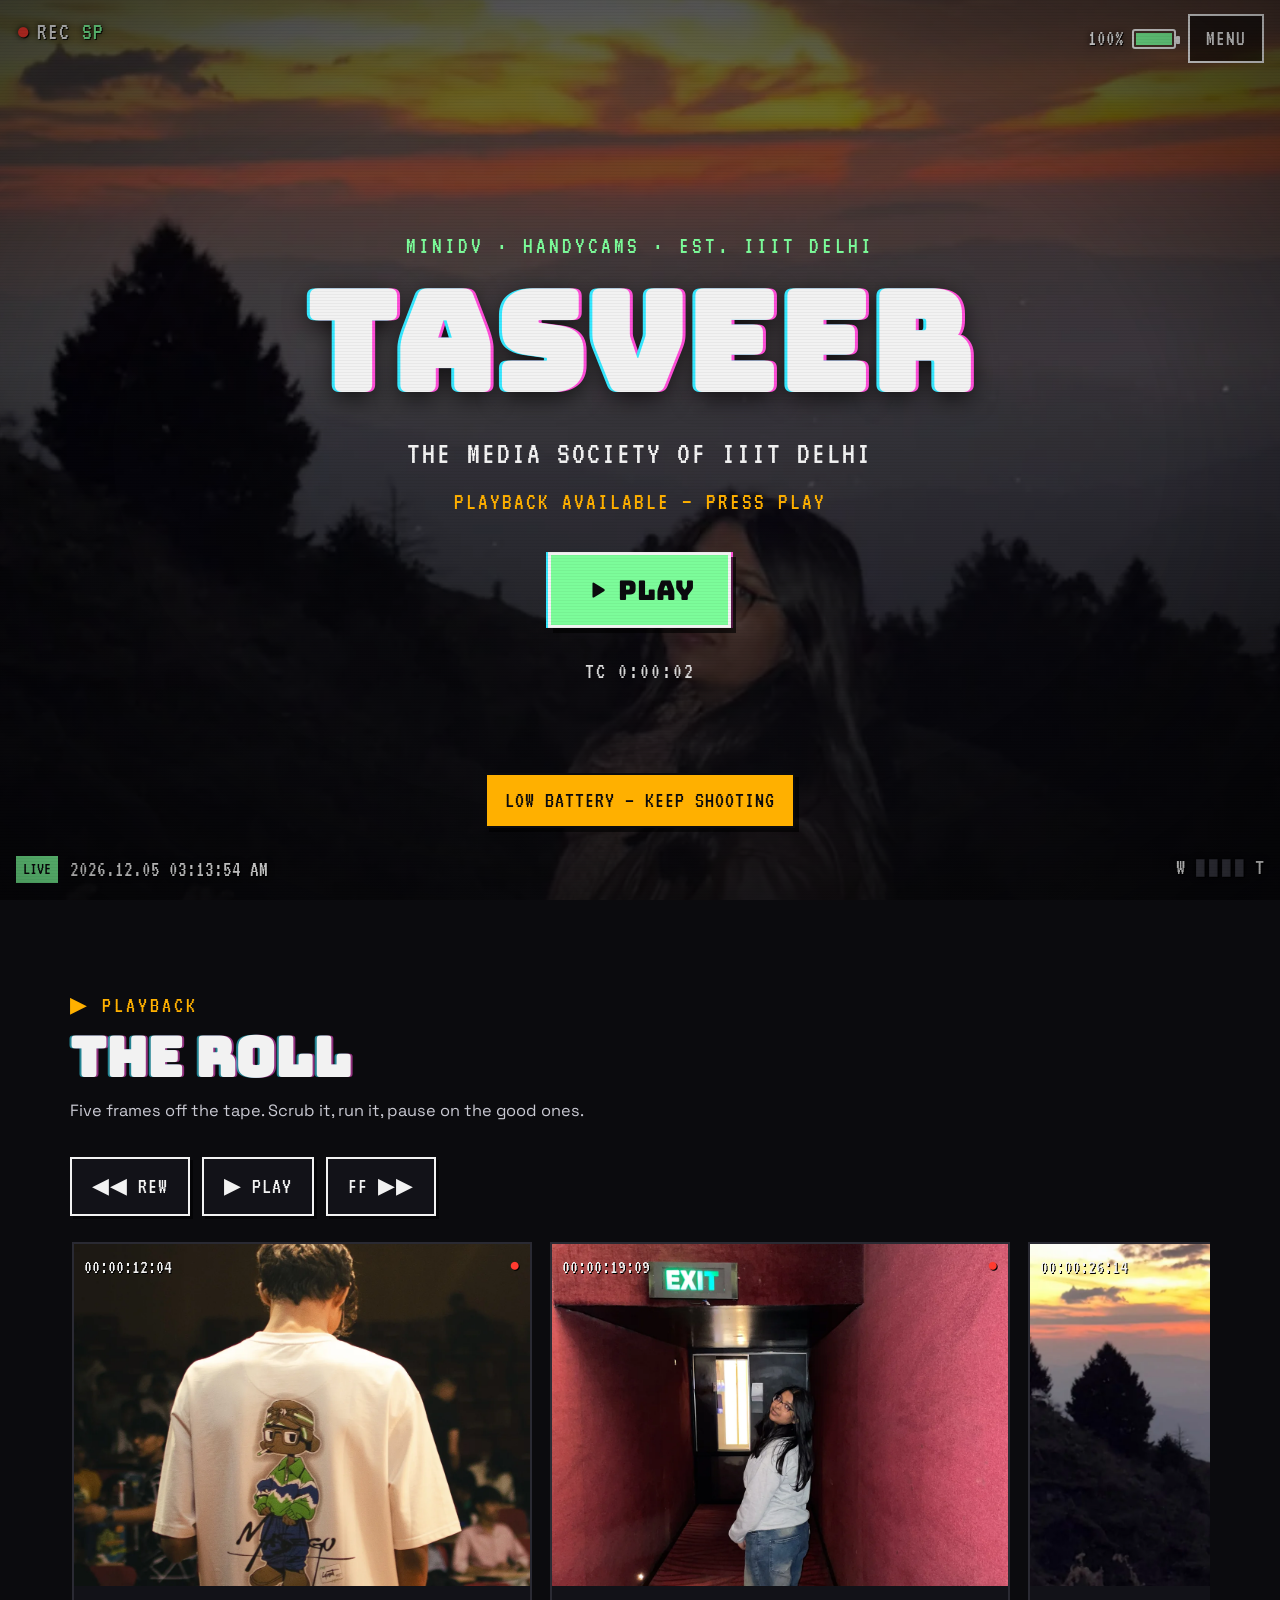
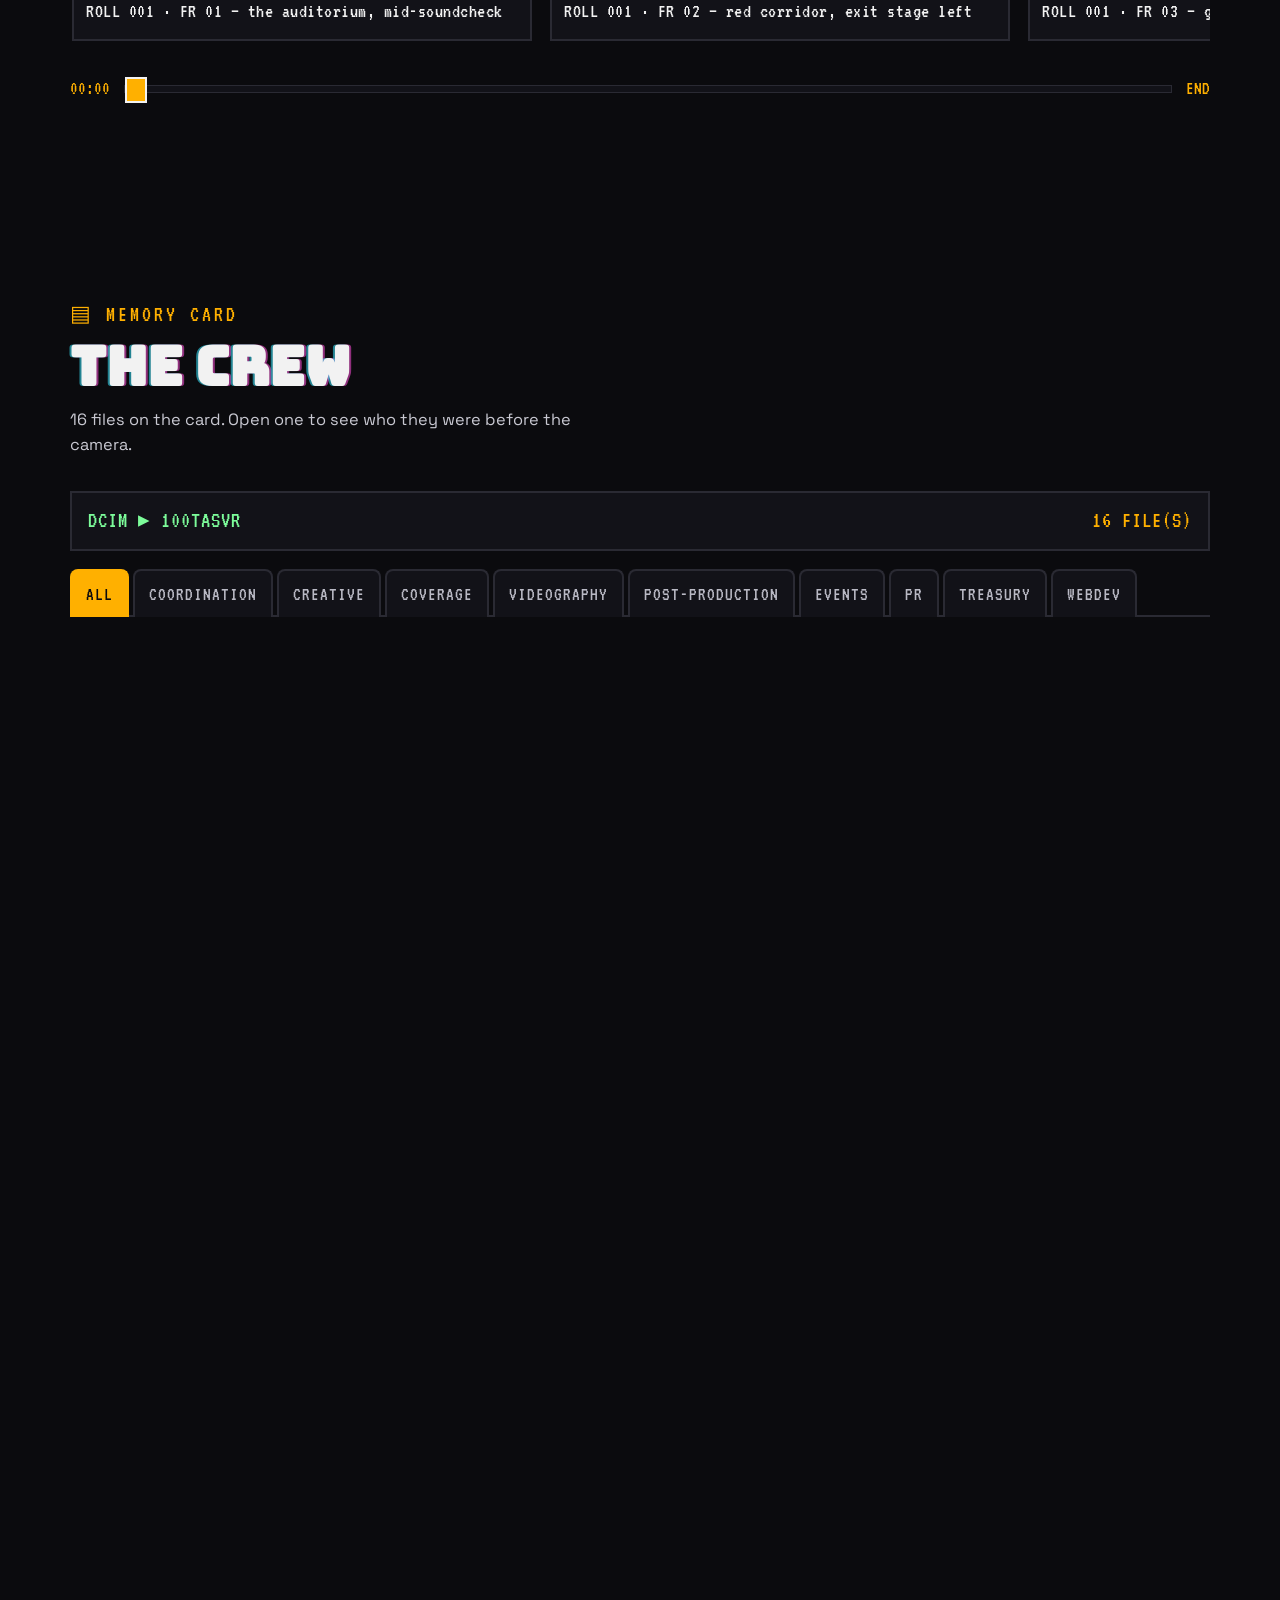
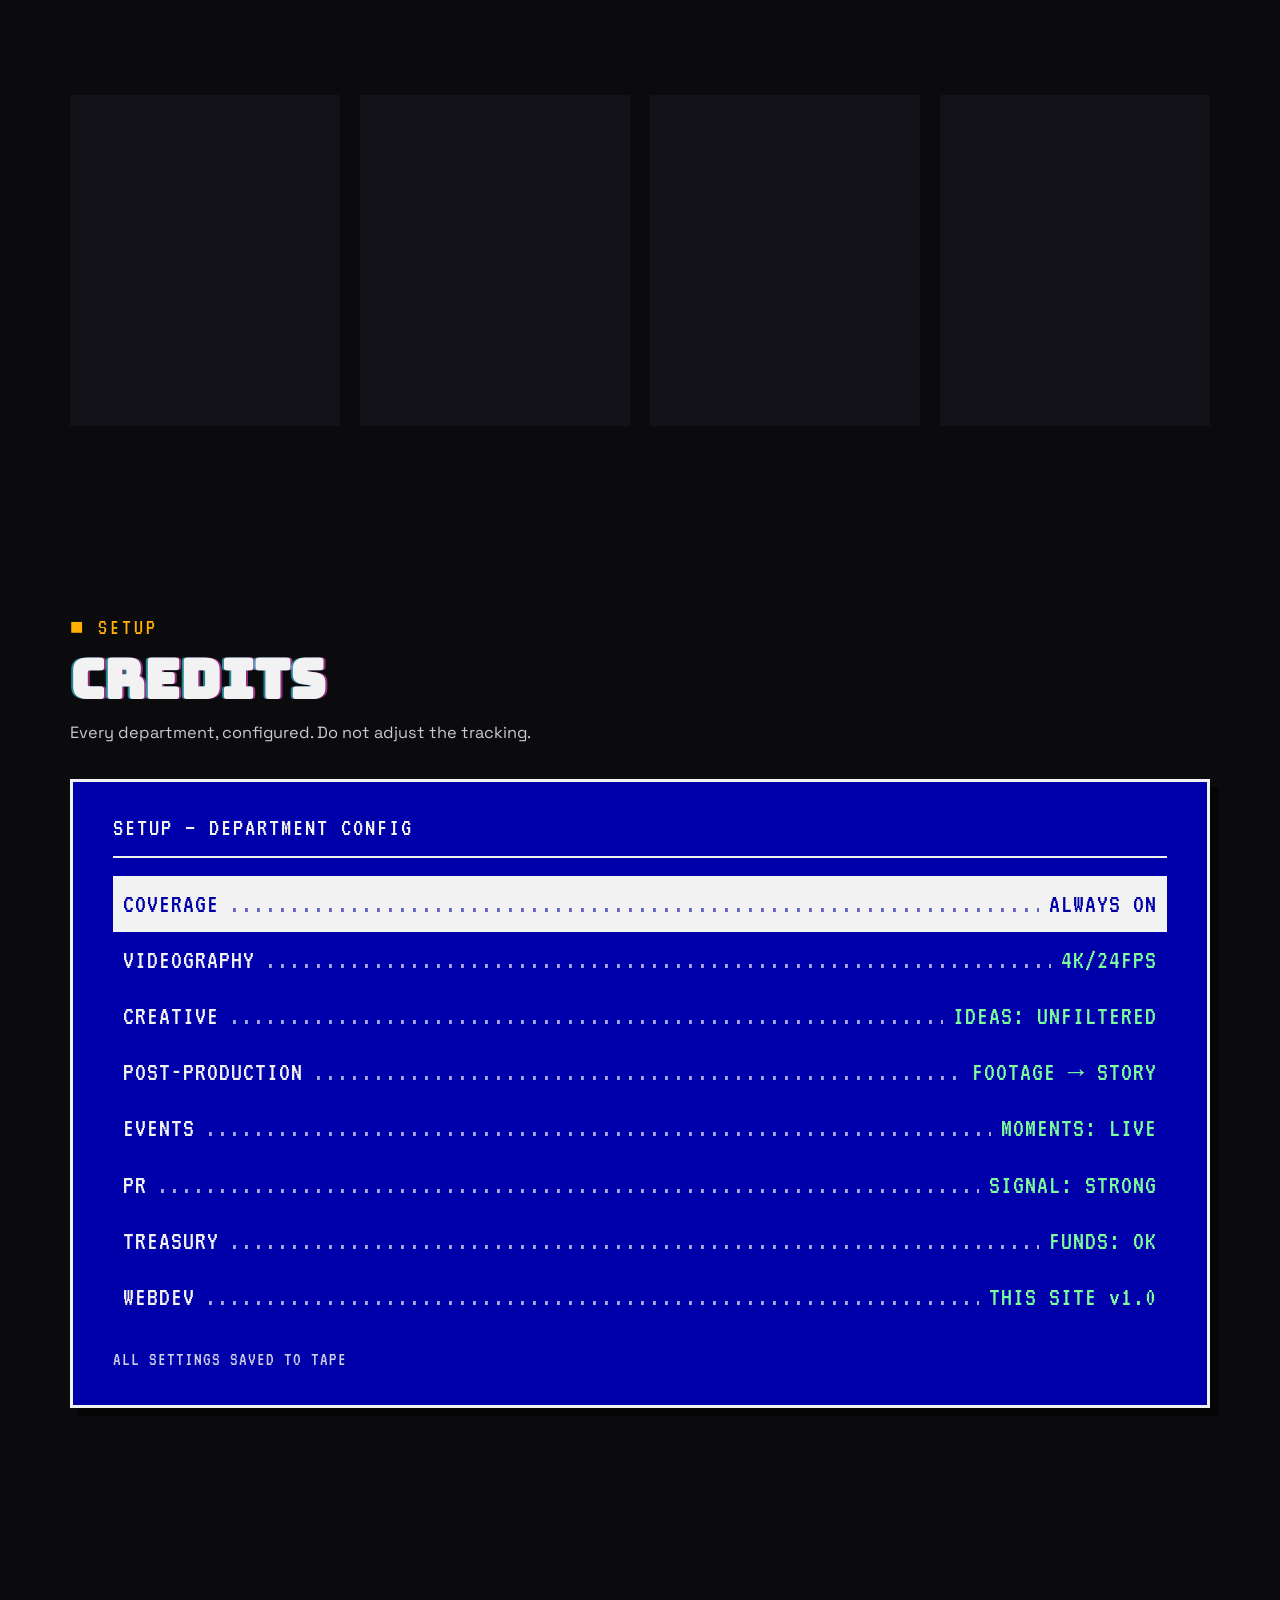
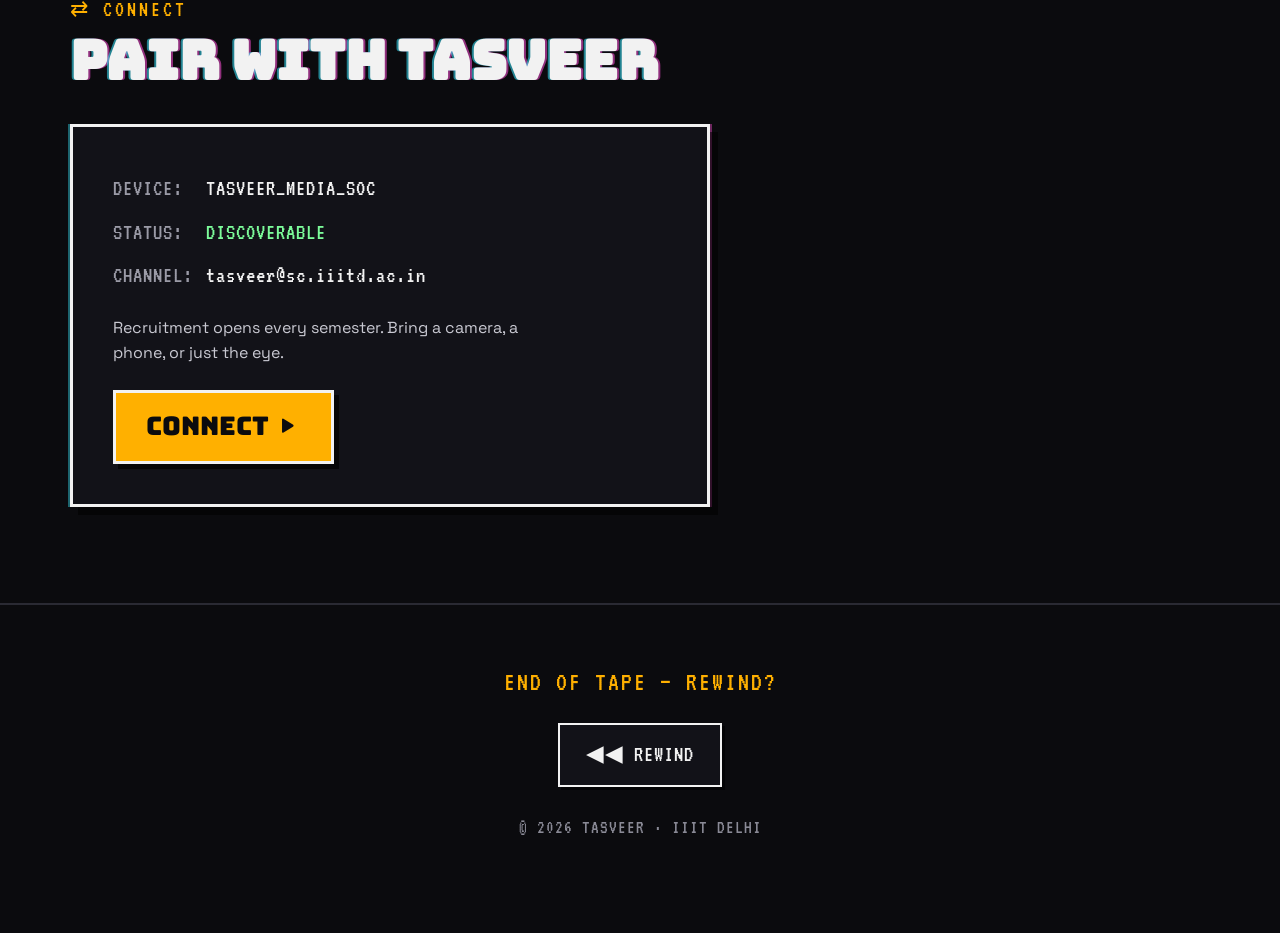
<file: v-camcorder.html>
<!DOCTYPE html>
<html lang="en">
<head>
<meta charset="UTF-8">
<meta name="viewport" content="width=device-width, initial-scale=1.0">
<title>TASVEER — CAMCORDER MODE · Media Society of IIIT Delhi</title>
<meta name="description" content="Tasveer, the media society of IIIT Delhi — viewed through a Y2K MiniDV camcorder. Playback, crew files, setup and pairing.">
<link rel="preconnect" href="https://fonts.googleapis.com">
<link rel="preconnect" href="https://fonts.gstatic.com" crossorigin>
<link href="https://fonts.googleapis.com/css2?family=Bungee&family=VT323&family=Space+Grotesk:wght@400;500;700&display=swap" rel="stylesheet">
<link rel="stylesheet" href="css/camcorder.css">
</head>
<body>

<!-- ======= PERSISTENT OSD ======= -->
<div class="osd" id="osd">
  <div class="osd-corner osd-tl" aria-hidden="true">
    <span class="rec"><span class="rec-dot">●</span> REC</span>
    <span class="sp">SP</span>
  </div>

  <div class="osd-corner osd-tr">
    <div class="battery-wrap" aria-hidden="true">
      <span class="battery-pct" id="battery-pct">100%</span>
      <span class="battery"><span class="battery-fill" id="battery-fill"></span></span>
    </div>
    <button class="osd-btn menu-btn" id="menu-btn" aria-haspopup="dialog" aria-expanded="false" aria-controls="cam-menu">MENU</button>
  </div>

  <div class="osd-corner osd-bl" aria-hidden="true">
    <span class="live-tag">LIVE</span>
    <span class="timestamp" id="timestamp">2026.11.20 12:00:00 AM</span>
  </div>

  <div class="osd-corner osd-br" aria-hidden="true">
    <span class="zoom-rocker">W <span class="zoom-blocks" id="zoom-blocks"><span>▮</span><span>▮</span><span>▮</span><span>▮</span></span> T</span>
  </div>

  <div class="focus-box" id="focus-box" aria-hidden="true"></div>
</div>

<div class="scanlines" aria-hidden="true"></div>
<div class="vignette" aria-hidden="true"></div>

<div class="toast" id="low-battery-toast" role="status" hidden>LOW BATTERY — KEEP SHOOTING</div>

<!-- ======= CAMCORDER MENU (dialog) ======= -->
<div class="cam-menu" id="cam-menu" role="dialog" aria-modal="true" aria-label="Camcorder menu" hidden>
  <div class="cam-menu-inner">
    <p class="cam-menu-title">CAMCORDER MENU</p>
    <ul class="cam-menu-list" id="cam-menu-list">
      <li><button class="cam-menu-item" data-target="playback">PLAYBACK — THE ROLL</button></li>
      <li><button class="cam-menu-item" data-target="crew">MEMORY CARD — THE CREW</button></li>
      <li><button class="cam-menu-item" data-target="setup">SETUP — CREDITS</button></li>
      <li><button class="cam-menu-item" data-target="connect">CONNECT — JOIN</button></li>
      <li><button class="cam-menu-item" data-target="top">VIEWFINDER — TOP</button></li>
    </ul>
    <p class="cam-menu-hint" aria-hidden="true">▲▼ SELECT · ENTER OK · ESC EXIT</p>
  </div>
</div>

<!-- ======= HERO / VIEWFINDER ======= -->
<header class="hero" id="top">
  <img class="hero-bg" src="assets/gallery/frame-03.webp" alt="" aria-hidden="true">
  <div class="hero-shade" aria-hidden="true"></div>
  <div class="hero-content">
    <p class="hero-eyebrow">MINIDV · HANDYCAMS · EST. IIIT DELHI</p>
    <h1 class="hero-title">TASVEER</h1>
    <p class="hero-sub">THE MEDIA SOCIETY OF IIIT DELHI</p>
    <p class="hero-sub hero-sub-dim">PLAYBACK AVAILABLE — PRESS PLAY</p>
    <button class="play-btn" id="hero-play">▶ PLAY</button>
    <p class="hero-tc" aria-hidden="true">TC <span id="hero-timecode">0:00:00</span></p>
  </div>
  <div class="sweep" aria-hidden="true"></div>
</header>

<main id="main">

  <!-- ======= PLAYBACK / GALLERY ======= -->
  <section class="section" id="playback" aria-labelledby="playback-title">
    <div class="section-head">
      <p class="section-tag">▶ PLAYBACK</p>
      <h2 class="section-title" id="playback-title">THE ROLL</h2>
      <p class="section-note">Five frames off the tape. Scrub it, run it, pause on the good ones.</p>
    </div>

    <div class="transport" role="group" aria-label="Tape transport controls">
      <button class="transport-btn" id="btn-rew">◀◀ REW</button>
      <button class="transport-btn" id="btn-play" aria-pressed="false">▶ PLAY</button>
      <button class="transport-btn" id="btn-ff">FF ▶▶</button>
    </div>

    <div class="strip" id="strip" tabindex="0" aria-label="Gallery frames, horizontal strip"></div>

    <div class="scrubber-row">
      <span class="scrubber-label" aria-hidden="true">00:00</span>
      <input type="range" class="scrubber" id="scrubber" min="0" max="1000" value="0" step="1" aria-label="Tape position scrubber">
      <span class="scrubber-label" aria-hidden="true">END</span>
    </div>
    <div class="sweep" aria-hidden="true"></div>
  </section>

  <!-- ======= MEMORY CARD / CREW ======= -->
  <section class="section" id="crew" aria-labelledby="crew-title">
    <div class="section-head">
      <p class="section-tag">▤ MEMORY CARD</p>
      <h2 class="section-title" id="crew-title">THE CREW</h2>
      <p class="section-note">16 files on the card. Open one to see who they were before the camera.</p>
    </div>

    <div class="dcim-bar">
      <span class="dcim-path">DCIM ▸ 100TASVR</span>
      <span class="dcim-count" id="dcim-count">16 FILE(S)</span>
    </div>

    <div class="dept-tabs" id="dept-tabs" role="group" aria-label="Filter crew by department"></div>

    <div class="crew-grid" id="crew-grid"></div>
    <div class="sweep" aria-hidden="true"></div>
  </section>

  <!-- ======= SETUP / CREDITS ======= -->
  <section class="section" id="setup" aria-labelledby="setup-title">
    <div class="section-head">
      <p class="section-tag">■ SETUP</p>
      <h2 class="section-title" id="setup-title">CREDITS</h2>
      <p class="section-note">Every department, configured. Do not adjust the tracking.</p>
    </div>
    <div class="setup-screen">
      <p class="setup-screen-title" aria-hidden="true">SETUP — DEPARTMENT CONFIG</p>
      <ul class="credits-list" id="credits-list"></ul>
      <p class="setup-screen-foot" aria-hidden="true">ALL SETTINGS SAVED TO TAPE</p>
    </div>
    <div class="sweep" aria-hidden="true"></div>
  </section>

  <!-- ======= CONNECT / JOIN ======= -->
  <section class="section" id="connect" aria-labelledby="connect-title">
    <div class="section-head">
      <p class="section-tag">⇄ CONNECT</p>
      <h2 class="section-title" id="connect-title">PAIR WITH TASVEER</h2>
    </div>

    <div class="pair-card">
      <dl class="pair-meta">
        <div><dt>DEVICE:</dt><dd>TASVEER_MEDIA_SOC</dd></div>
        <div><dt>STATUS:</dt><dd class="pair-status">DISCOVERABLE</dd></div>
        <div><dt>CHANNEL:</dt><dd id="pair-email">tasveer@sc.iiitd.ac.in</dd></div>
      </dl>
      <p class="pair-copy">Recruitment opens every semester. Bring a camera, a phone, or just the eye.</p>
      <a class="connect-btn" id="connect-btn" href="mailto:tasveer@sc.iiitd.ac.in?subject=I%20want%20to%20join%20Tasveer">CONNECT ▶</a>
      <a class="insta-btn" id="insta-btn" href="#" hidden>PAIR VIA INSTAGRAM ↗</a>
    </div>
    <div class="sweep" aria-hidden="true"></div>
  </section>

</main>

<!-- ======= FOOTER ======= -->
<footer class="footer">
  <p class="footer-tape">END OF TAPE — REWIND?</p>
  <button class="rewind-btn" id="rewind-btn">◀◀ REWIND</button>
  <p class="footer-copy">© 2026 TASVEER · IIIT DELHI</p>
</footer>

<!-- ======= LIGHTBOX / PAUSE SCREEN ======= -->
<div class="lightbox" id="lightbox" role="dialog" aria-modal="true" aria-label="Paused frame" hidden>
  <div class="lightbox-inner">
    <p class="lb-osd" aria-hidden="true">PAUSE ▮▮ <span class="lb-count" id="lb-count">FR 01 / 05</span></p>
    <img class="lb-img" id="lb-img" alt="">
    <p class="lb-cap" id="lb-cap"></p>
    <div class="lb-controls">
      <button class="lb-btn" id="lb-prev" aria-label="Previous frame">◀ PREV</button>
      <button class="lb-btn" id="lb-close">✕ RESUME</button>
      <button class="lb-btn" id="lb-next" aria-label="Next frame">NEXT ▶</button>
    </div>
  </div>
</div>

<script src="js/data.js"></script>
<script src="js/camcorder.js"></script>
</body>
</html>
</file>
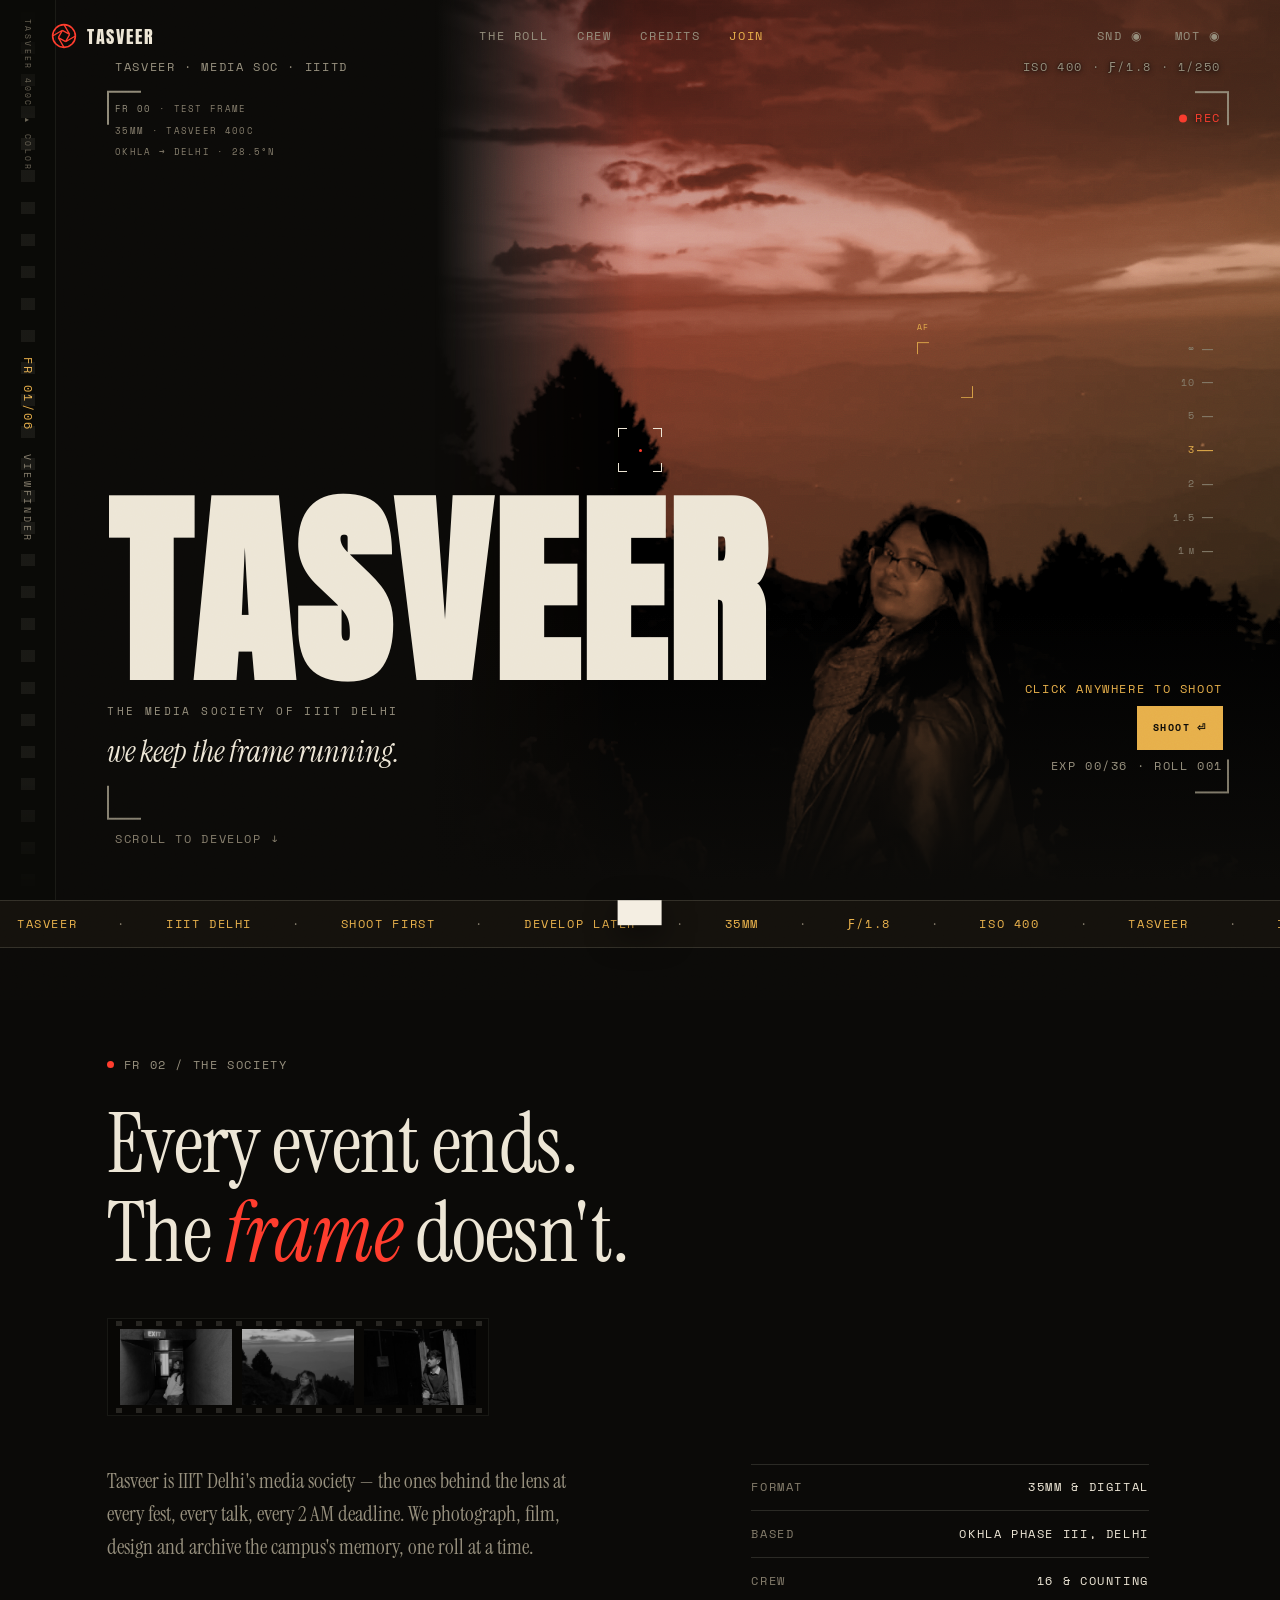
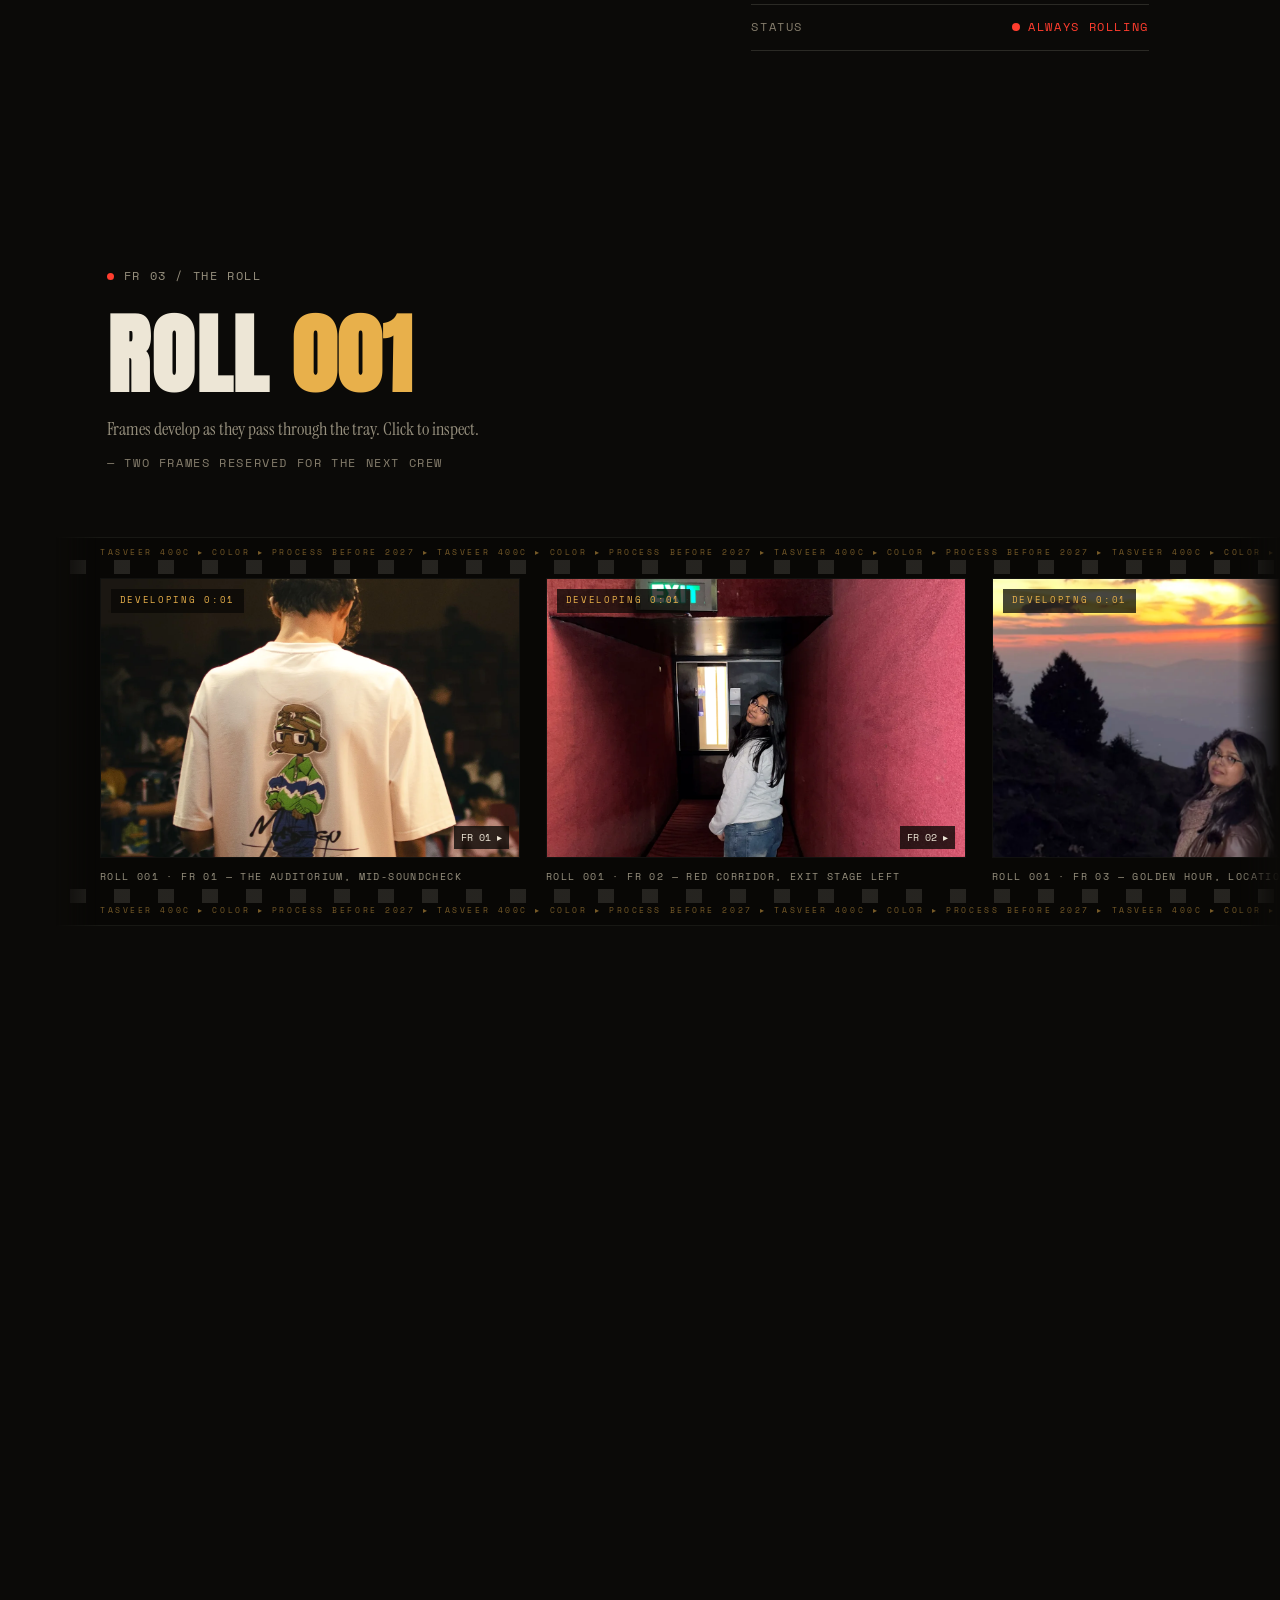
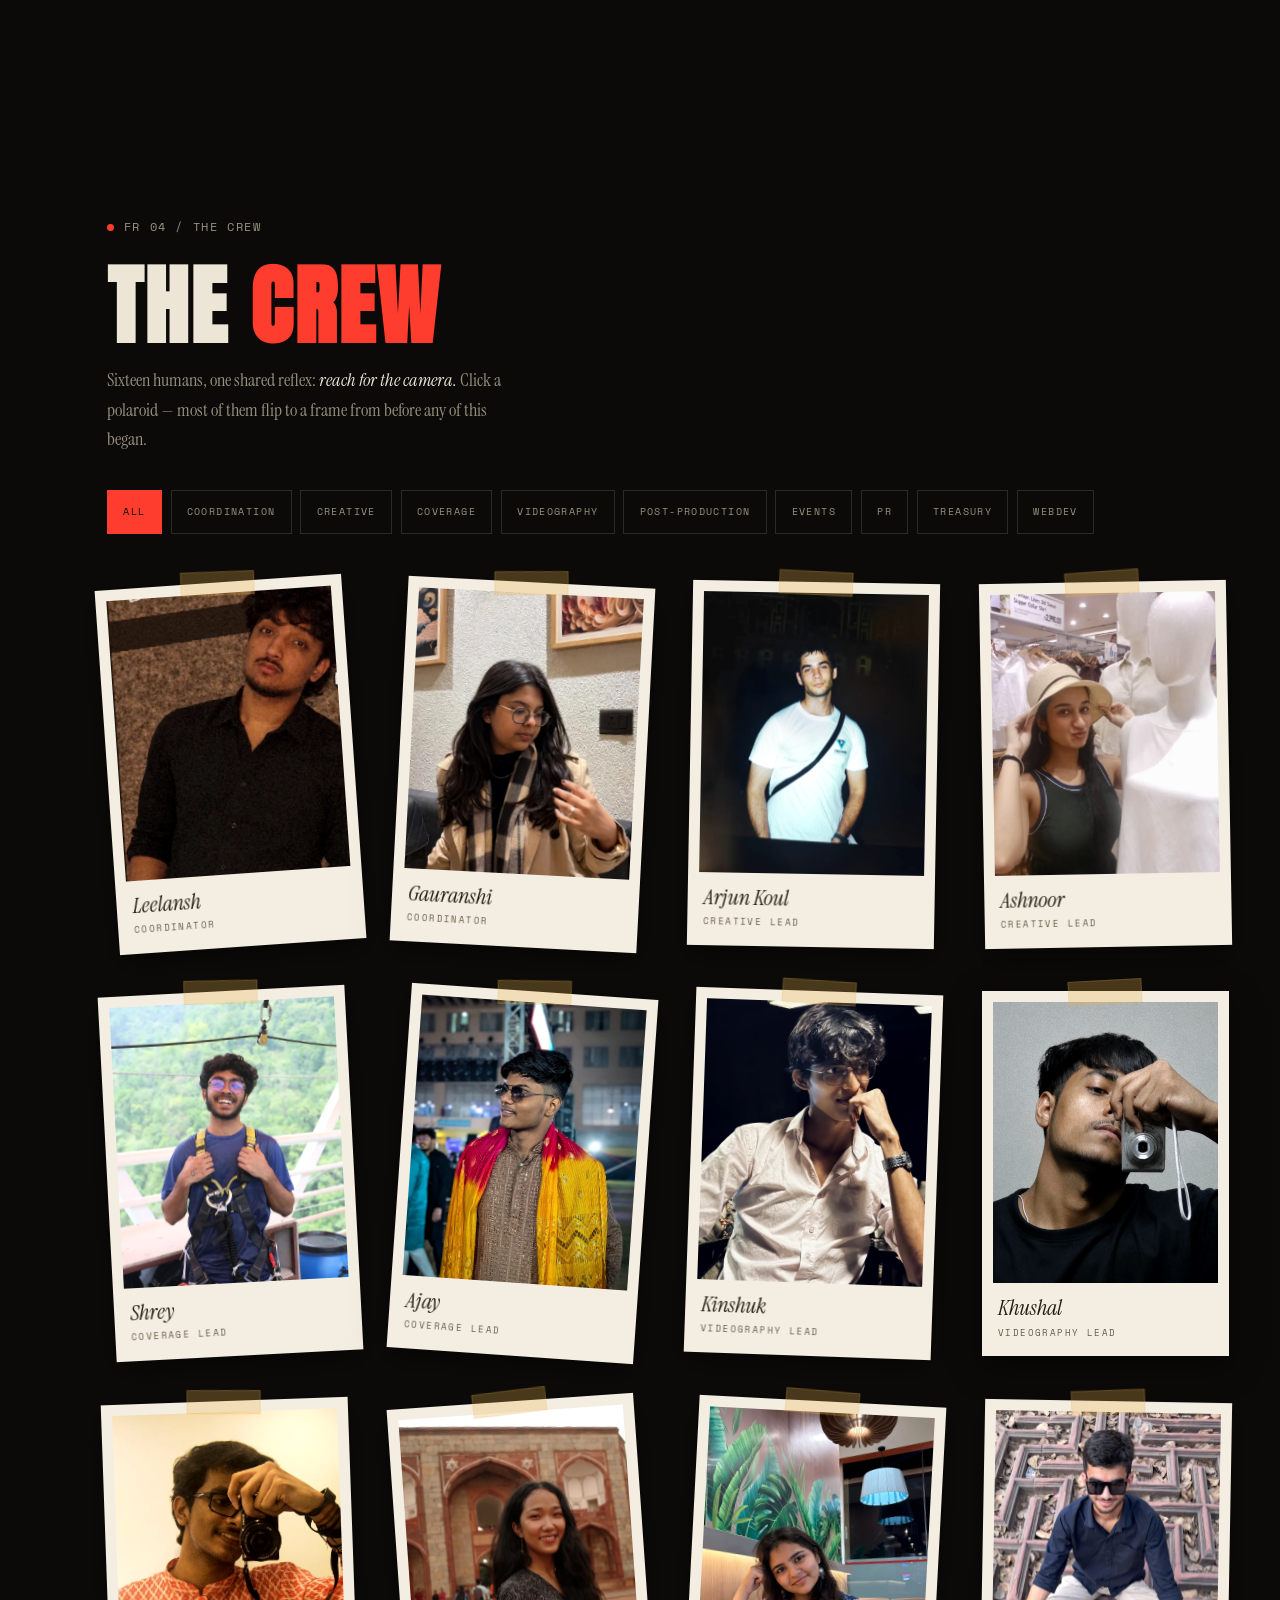
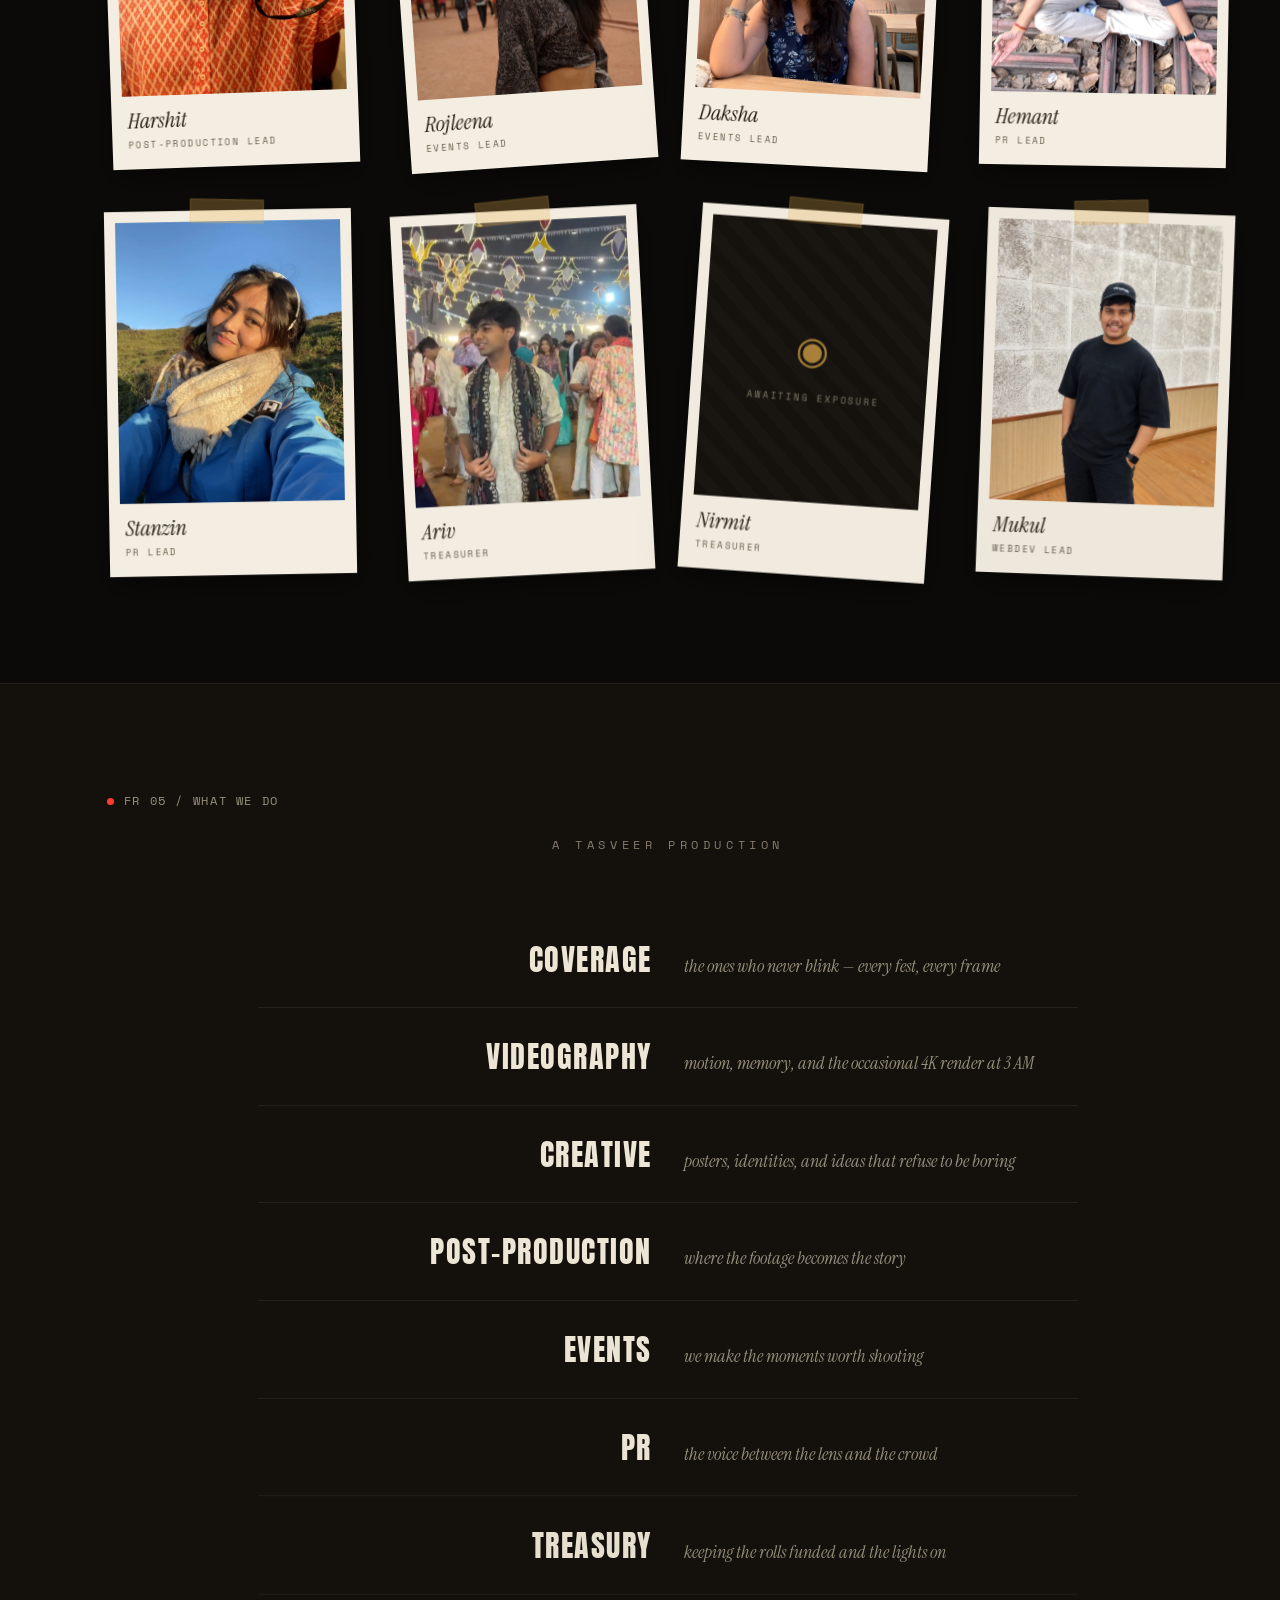
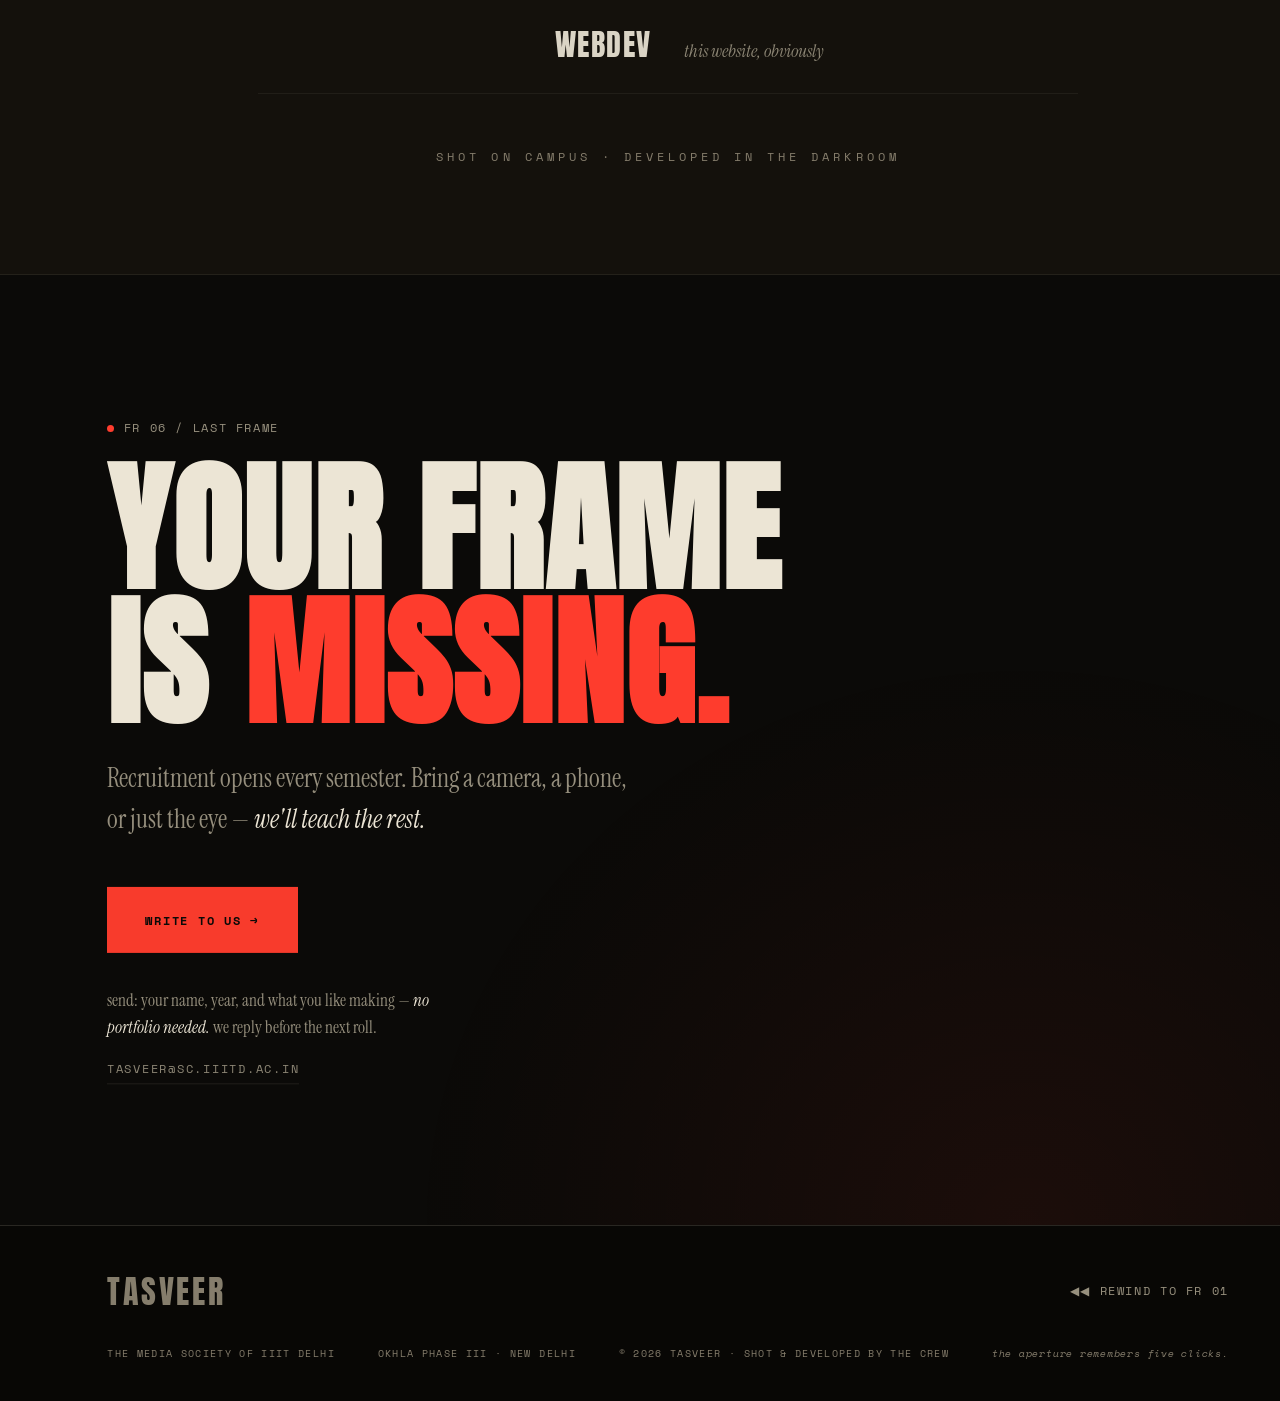
<file: v-darkroom.html>
<!DOCTYPE html>
<html lang="en">
<head>
<meta charset="UTF-8">
<meta name="viewport" content="width=device-width, initial-scale=1.0">
<title>TASVEER — The Media Society of IIIT Delhi</title>
<meta name="description" content="Tasveer is IIIT Delhi's media society. We shoot, film, design and archive the campus's memory. Step into the darkroom.">
<meta property="og:title" content="TASVEER — The Media Society of IIIT Delhi">
<meta property="og:description" content="Every event ends. The frame doesn't. Step into the darkroom.">
<meta property="og:image" content="https://leelanshkharbanda.github.io/tasveer/assets/og.jpg">
<meta property="og:url" content="https://leelanshkharbanda.github.io/tasveer/">
<meta property="og:type" content="website">
<link rel="canonical" href="https://leelanshkharbanda.github.io/tasveer/">
<meta name="theme-color" content="#0B0A08">
<link rel="icon" href="assets/favicon.svg" type="image/svg+xml">
<link rel="preconnect" href="https://fonts.googleapis.com">
<link rel="preconnect" href="https://fonts.gstatic.com" crossorigin>
<link href="https://fonts.googleapis.com/css2?family=Anton&family=Instrument+Serif:ital@0;1&family=Space+Mono:ital,wght@0,400;0,700;1,400&display=swap" rel="stylesheet">
<link rel="stylesheet" href="css/darkroom.css">
</head>
<body>

<a class="skip-link" href="#about">Skip to content</a>
<div class="grain" aria-hidden="true"></div>

<div class="cursor" aria-hidden="true">
  <span class="cursor-tl"></span><span class="cursor-tr"></span>
  <span class="cursor-bl"></span><span class="cursor-br"></span>
  <span class="cursor-dot"></span><span class="cursor-label"></span>
</div>

<!-- academy leader intro -->
<div id="intro" aria-hidden="true">
  <div class="leader">
    <div class="leader-ring"></div>
    <div class="leader-wipe"></div>
    <div class="leader-cross"></div>
    <div class="leader-num" id="leaderNum">3</div>
  </div>
  <div class="leader-caption mono">TASVEER · PICTURE START · 35MM</div>
</div>

<header class="nav" id="nav">
  <button class="nav-logo" id="logoBtn" aria-label="Tasveer home — click 5 times for a surprise">
    <svg class="aperture" viewBox="0 0 32 32" width="26" height="26" aria-hidden="true">
      <circle cx="16" cy="16" r="14" fill="none" stroke="currentColor" stroke-width="2"/>
      <path d="M16 2 L23 14 M30 16 L18 23 M16 30 L9 18 M2 16 L14 9 M23 14 L18 23 M18 23 L9 18 M9 18 L14 9 M14 9 L23 14" stroke="currentColor" stroke-width="1.6" fill="none"/>
    </svg>
    <span class="nav-word">TASVEER</span>
  </button>
  <nav class="nav-links mono" aria-label="Primary">
    <a href="#gallery" data-cursor="GO">THE ROLL</a>
    <a href="#team" data-cursor="GO">CREW</a>
    <a href="#credits" data-cursor="GO">CREDITS</a>
    <a href="#join" class="nav-join" data-cursor="GO">JOIN</a>
  </nav>
  <div class="nav-right">
    <button id="soundToggle" class="sound-toggle mono" aria-pressed="true" aria-label="Toggle shutter sound" data-cursor="SOUND">
      <span class="sound-on">SND ◉</span><span class="sound-off">SND ○</span>
    </button>
    <button id="motionToggle" class="sound-toggle mono" aria-pressed="true" aria-label="Ambient motion (blinking, marquee, grain)" data-cursor="MOTION">
      <span class="sound-on">MOT ◉</span><span class="sound-off">MOT ○</span>
    </button>
    <button class="nav-burger" id="burger" aria-label="Open menu" aria-expanded="false"><span></span><span></span></button>
  </div>
</header>

<div class="mobile-menu" id="mobileMenu" aria-hidden="true">
  <nav class="mobile-links" aria-label="Mobile">
    <a href="#hero"><em class="mono">FR 01</em> VIEWFINDER</a>
    <a href="#about"><em class="mono">FR 02</em> THE SOCIETY</a>
    <a href="#gallery"><em class="mono">FR 03</em> THE ROLL</a>
    <a href="#team"><em class="mono">FR 04</em> THE CREW</a>
    <a href="#credits"><em class="mono">FR 05</em> CREDITS</a>
    <a href="#join"><em class="mono">FR 06</em> JOIN</a>
  </nav>
  <p class="mono mobile-foot">TASVEER · IIIT DELHI · ALWAYS ROLLING</p>
</div>

<aside class="rail mono" aria-hidden="true">
  <div class="rail-perf"></div>
  <div class="rail-edge">TASVEER 400C ▸ COLOR</div>
  <div class="rail-frame">FR <span id="railFrame">01</span>/06</div>
  <div class="rail-section" id="railSection">VIEWFINDER</div>
</aside>

<main id="main">

  <!-- FR 01 · VIEWFINDER -->
  <section class="hero" id="hero" data-frame="01" data-section="VIEWFINDER">
    <div class="hero-photo" aria-hidden="true">
      <img src="assets/gallery/frame-03.webp" alt="" width="1200" height="800" fetchpriority="high">
      <div class="hero-duotone"></div>
    </div>
    <div class="vf-corners" aria-hidden="true">
      <span class="vf-tl"></span><span class="vf-tr"></span><span class="vf-bl"></span><span class="vf-br"></span>
    </div>
    <div class="hud hud-tl mono">TASVEER · MEDIA SOC · IIITD</div>
    <div class="hud hud-meta mono" aria-hidden="true"><span><b>FR 00</b> · TEST FRAME</span><span>35MM · TASVEER 400C</span><span>OKHLA → DELHI · 28.5°N</span></div>
    <div class="hud-af" aria-hidden="true"><span>AF</span></div>
    <div class="hud hud-tr mono" aria-hidden="true">ISO 400 · ƒ/1.8 · 1/250</div>
    <div class="hud hud-rec mono" aria-hidden="true"><span class="rec-dot"></span> REC</div>
    <div class="hud hud-focus mono" aria-hidden="true"><span>∞</span><span>10</span><span>5</span><span>3</span><span>2</span><span>1.5</span><span>1<i>m</i></span></div>

    <div class="hero-type">
      <h1 class="hero-word" id="heroWord">TASVEER</h1>
      <p class="hero-sub"><span class="hero-kicker mono">the media society of IIIT Delhi</span><em>we keep the frame running.</em></p>
    </div>

    <div class="hero-shoot mono">
      <span class="shoot-hint"><span class="hint-desktop">CLICK ANYWHERE TO SHOOT</span><span class="hint-touch">TAP ANYWHERE TO SHOOT</span></span>
      <button id="shootBtn" class="shoot-btn mono" data-cursor="SHOOT">SHOOT ⏎</button>
      <span class="shoot-count">EXP <span id="expCount">00</span>/36 · ROLL <span id="rollCount">001</span></span>
    </div>
    <div class="hero-scroll mono" aria-hidden="true">SCROLL TO DEVELOP <span class="scroll-arrow">↓</span></div>
    <div class="tray" id="tray" aria-live="polite" aria-label="Your shot polaroids"></div>
    <div class="flash" id="flash" aria-hidden="true"></div>
  </section>

  <div class="ticker" aria-hidden="true"><div class="ticker-track mono" id="tickerTrack"></div></div>

  <!-- FR 02 · MANIFESTO -->
  <section class="about" id="about" data-frame="02" data-section="THE SOCIETY">
    <p class="section-tag mono"><span class="tag-dot"></span>FR 02 / THE SOCIETY</p>
    <h2 class="manifesto">
      <span class="line"><span>Every event ends.</span></span>
      <span class="line"><span>The <em>frame</em> doesn't.</span></span>
    </h2>
    <div class="mini-strip" id="miniStrip" aria-hidden="true"></div>
    <div class="about-cols">
      <p class="about-body">Tasveer is IIIT Delhi's media society — the ones behind the lens at every fest, every talk, every 2&nbsp;AM deadline. We photograph, film, design and archive the campus's memory, one roll at a time.</p>
      <ul class="about-specs mono">
        <li><span>FORMAT</span><span>35MM &amp; DIGITAL</span></li>
        <li><span>BASED</span><span>OKHLA PHASE III, DELHI</span></li>
        <li><span>CREW</span><span>16 &amp; COUNTING</span></li>
        <li><span>STATUS</span><span class="status-live"><span class="rec-dot"></span>ALWAYS ROLLING</span></li>
      </ul>
    </div>
  </section>

  <!-- FR 03 · THE ROLL -->
  <section class="gallery" id="gallery" data-frame="03" data-section="THE ROLL">
    <div class="gallery-head">
      <p class="section-tag mono"><span class="tag-dot"></span>FR 03 / THE ROLL</p>
      <h2 class="section-title">ROLL <span class="amber">001</span></h2>
      <p class="section-sub"><span class="hint-desktop">Frames develop as they pass through the tray. Click to inspect.</span><span class="hint-touch">Scroll the roll — frames develop as they pass. Tap to inspect.</span> <span class="mono dim sub-note">— TWO FRAMES RESERVED FOR THE NEXT CREW</span></p>
    </div>
    <div class="strip-viewport" id="stripViewport">
      <div class="strip" id="strip">
        <div class="strip-edgeprint strip-edgeprint-top mono" aria-hidden="true"></div>
        <div class="strip-perf strip-perf-top" aria-hidden="true"></div>
        <div class="strip-frames" id="stripFrames"></div>
        <div class="strip-perf strip-perf-bottom" aria-hidden="true"></div>
        <div class="strip-edgeprint strip-edgeprint-bottom mono" aria-hidden="true"></div>
      </div>
    </div>
  </section>

  <!-- FR 04 · CREW -->
  <section class="team" id="team" data-frame="04" data-section="THE CREW">
    <p class="section-tag mono"><span class="tag-dot"></span>FR 04 / THE CREW</p>
    <h2 class="section-title">THE <span class="red">CREW</span></h2>
    <p class="section-sub">Sixteen humans, one shared reflex: <em>reach for the camera.</em> Click a polaroid — most of them flip to a frame from before any of this began.</p>
    <div class="crew-filters mono" id="crewFilters" role="group" aria-label="Filter crew by department"></div>
    <div class="polaroid-wall" id="polaroidWall"></div>
  </section>

  <!-- FR 05 · CREDITS -->
  <section class="credits" id="credits" data-frame="05" data-section="CREDITS">
    <p class="section-tag mono"><span class="tag-dot"></span>FR 05 / WHAT WE DO</p>
    <div class="credits-roll" id="creditsRoll">
      <p class="credits-header mono">A TASVEER PRODUCTION</p>
      <p class="credits-footer mono">SHOT ON CAMPUS · DEVELOPED IN THE DARKROOM</p>
    </div>
  </section>

  <!-- FR 06 · JOIN -->
  <section class="join" id="join" data-frame="06" data-section="JOIN">
    <p class="section-tag mono"><span class="tag-dot"></span>FR 06 / LAST FRAME</p>
    <h2 class="join-title">YOUR FRAME<br>IS <span class="red">MISSING.</span></h2>
    <p class="join-sub">Recruitment opens every semester. Bring a camera, a phone, or just the eye — <em>we'll teach the rest.</em></p>
    <div class="join-ctas">
      <a class="btn-magnetic" id="joinBtn" href="mailto:tasveer@sc.iiitd.ac.in?subject=I%20want%20to%20join%20Tasveer" data-cursor="SEND"><span class="btn-inner mono">WRITE TO US →</span></a>
      <a class="btn-ghost mono" id="instaBtn" href="#" data-cursor="FOLLOW" hidden>INSTAGRAM ↗</a>
    </div>
    <p class="join-note">send: your name, year, and what you like making — <em>no portfolio needed.</em> we reply before the next roll.</p>
    <a class="join-mail mono" href="mailto:tasveer@sc.iiitd.ac.in?subject=I%20want%20to%20join%20Tasveer">tasveer@sc.iiitd.ac.in</a>
  </section>
</main>

<footer class="footer">
  <div class="footer-top">
    <span class="footer-word">TASVEER</span>
    <button class="rewind mono" id="rewindBtn" data-cursor="REWIND">◀◀ REWIND TO FR 01</button>
  </div>
  <div class="footer-cols mono">
    <span>THE MEDIA SOCIETY OF IIIT DELHI</span>
    <span>OKHLA PHASE III · NEW DELHI</span>
    <span>© 2026 TASVEER · SHOT &amp; DEVELOPED BY THE CREW</span>
    <span class="footer-whisper">the aperture remembers five clicks.</span>
  </div>
</footer>

<div class="lightbox" id="lightbox" role="dialog" aria-modal="true" aria-label="Frame inspector" hidden>
  <button class="lb-close mono" id="lbClose" aria-label="Close" data-cursor="CLOSE">✕</button>
  <button class="lb-prev mono" id="lbPrev" aria-label="Previous frame" data-cursor="PREV">←</button>
  <figure class="lb-figure"><img id="lbImg" alt=""><figcaption class="mono" id="lbCap"></figcaption><span class="lb-count mono" id="lbCount"></span></figure>
  <button class="lb-next mono" id="lbNext" aria-label="Next frame" data-cursor="NEXT">→</button>
</div>

<div class="toast mono" id="toast" role="status"></div>
<noscript><p style="padding:2rem;font-family:monospace">This site is a camera. Enable JavaScript to shoot.</p></noscript>

<script src="js/vendor/gsap.min.js"></script>
<script src="js/vendor/ScrollTrigger.min.js"></script>
<script src="js/vendor/lenis.min.js"></script>
<script src="js/data.js"></script>
<script src="js/darkroom.js"></script>
</body>
</html>
</file>
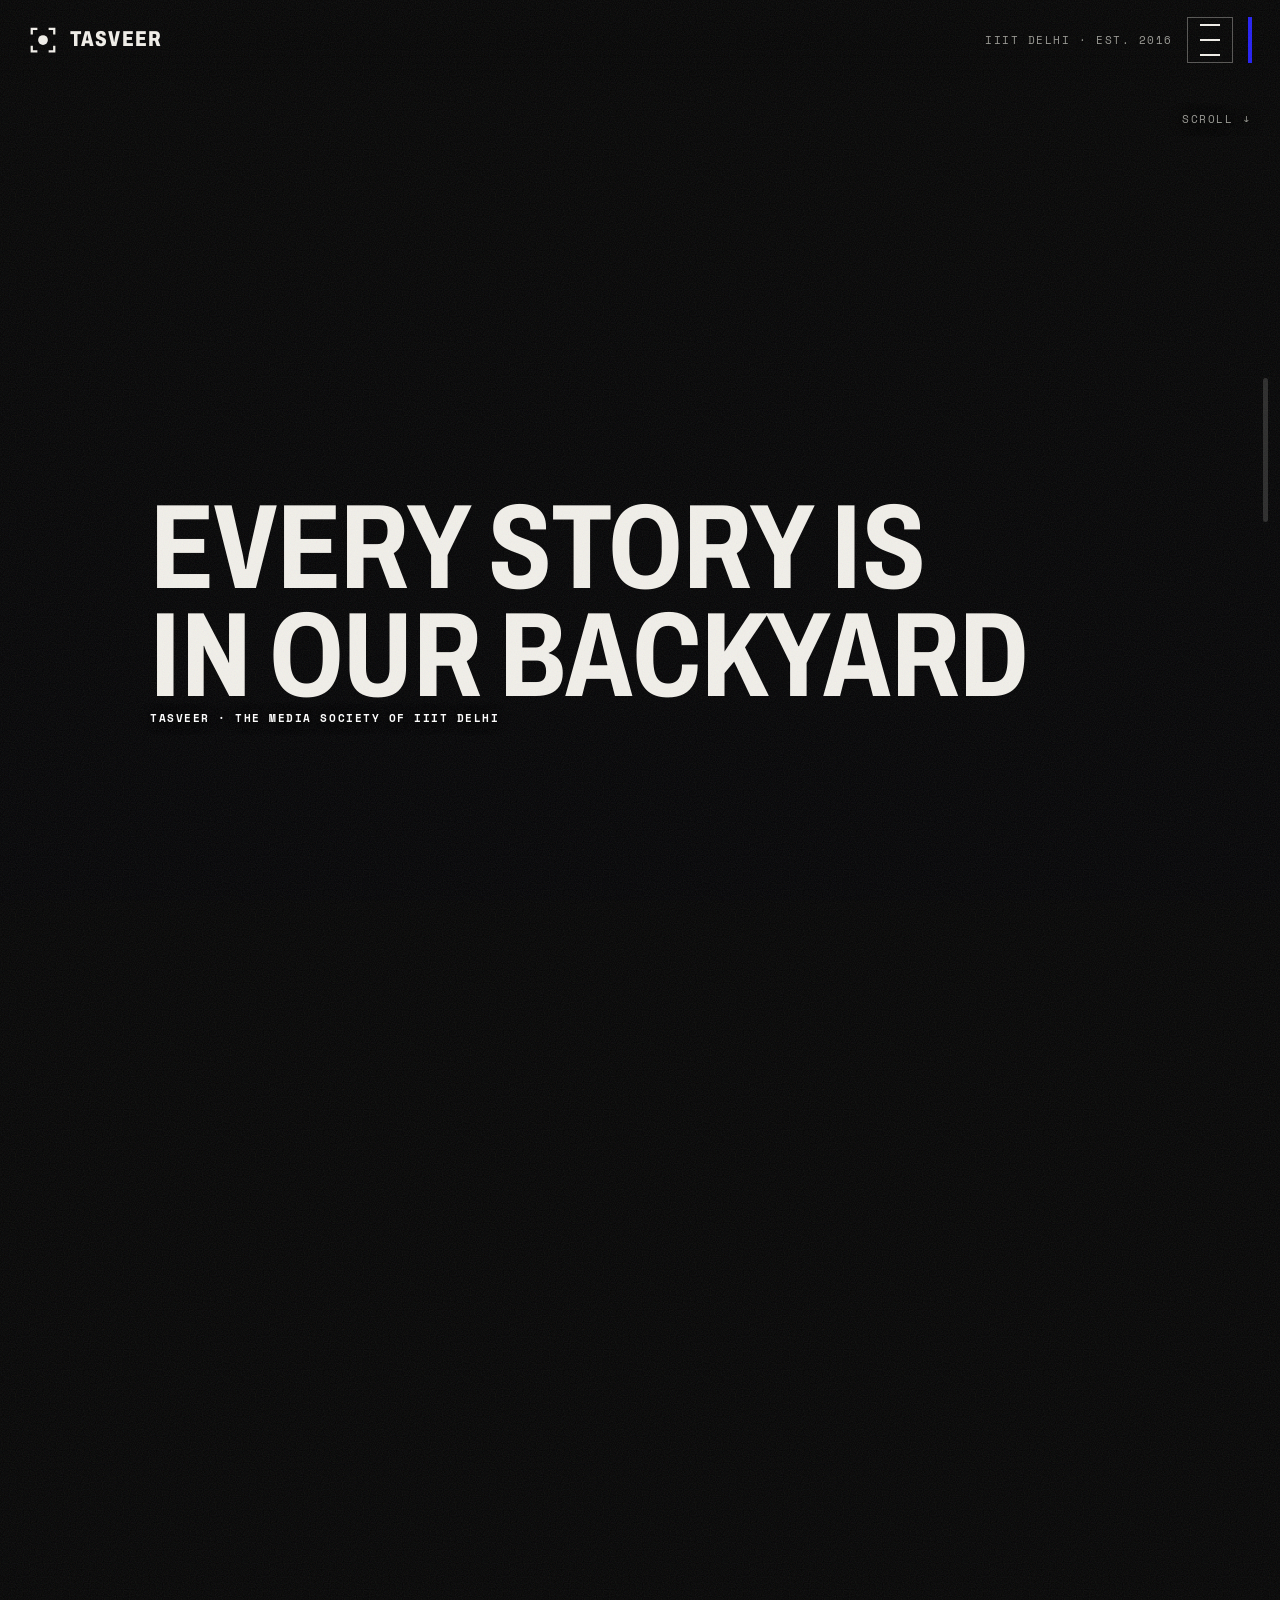
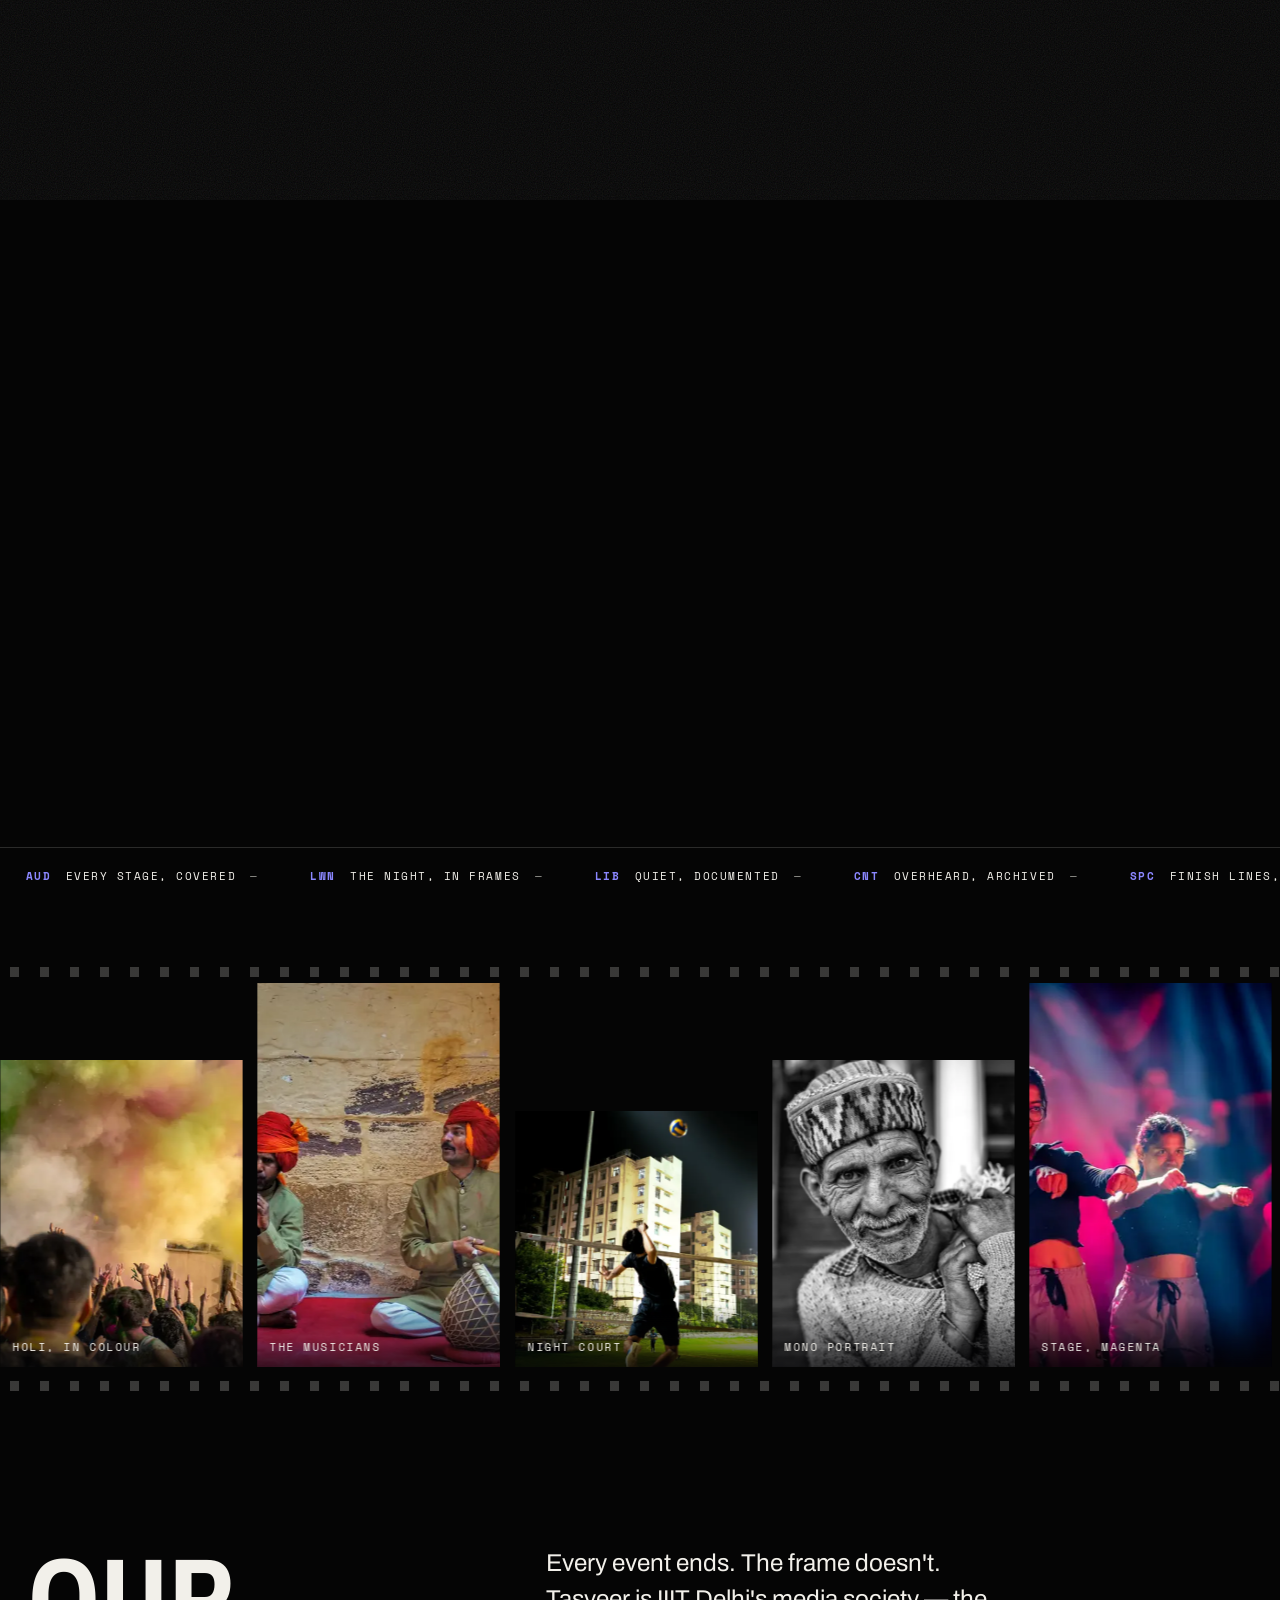
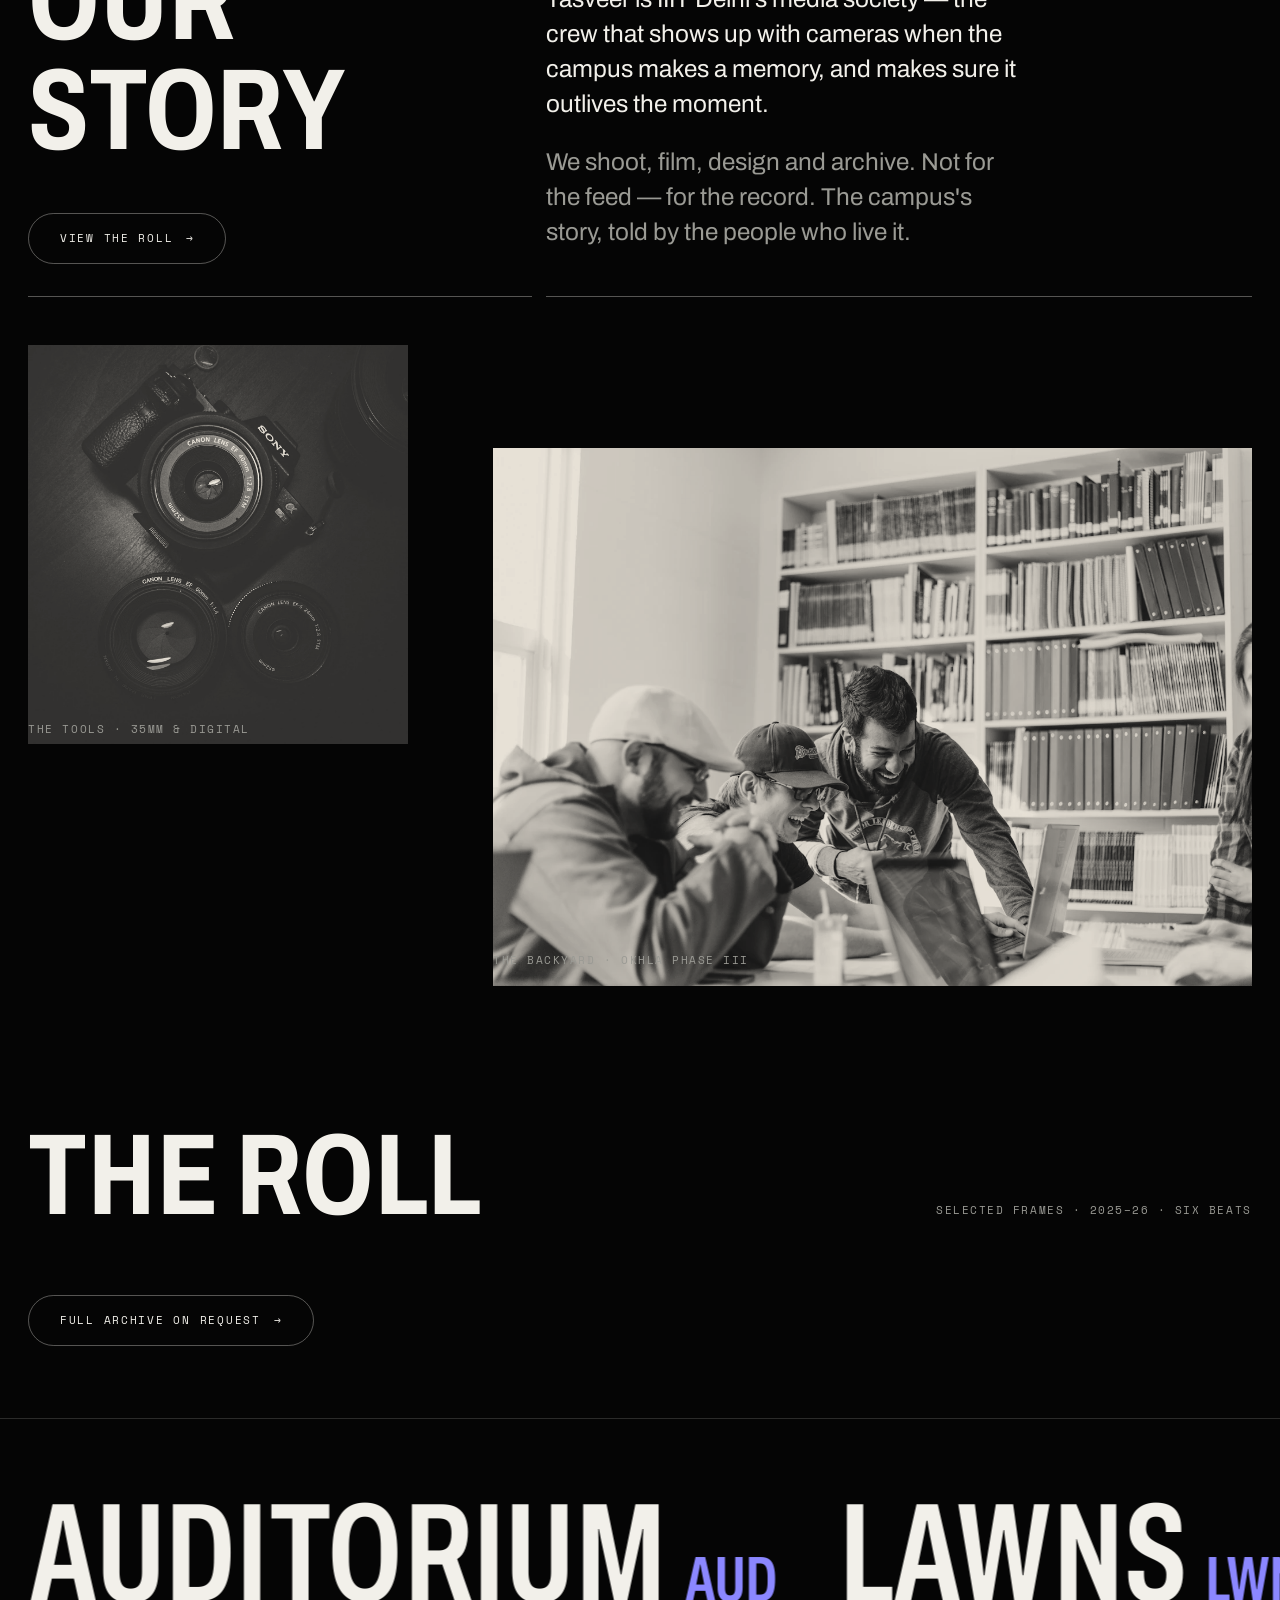
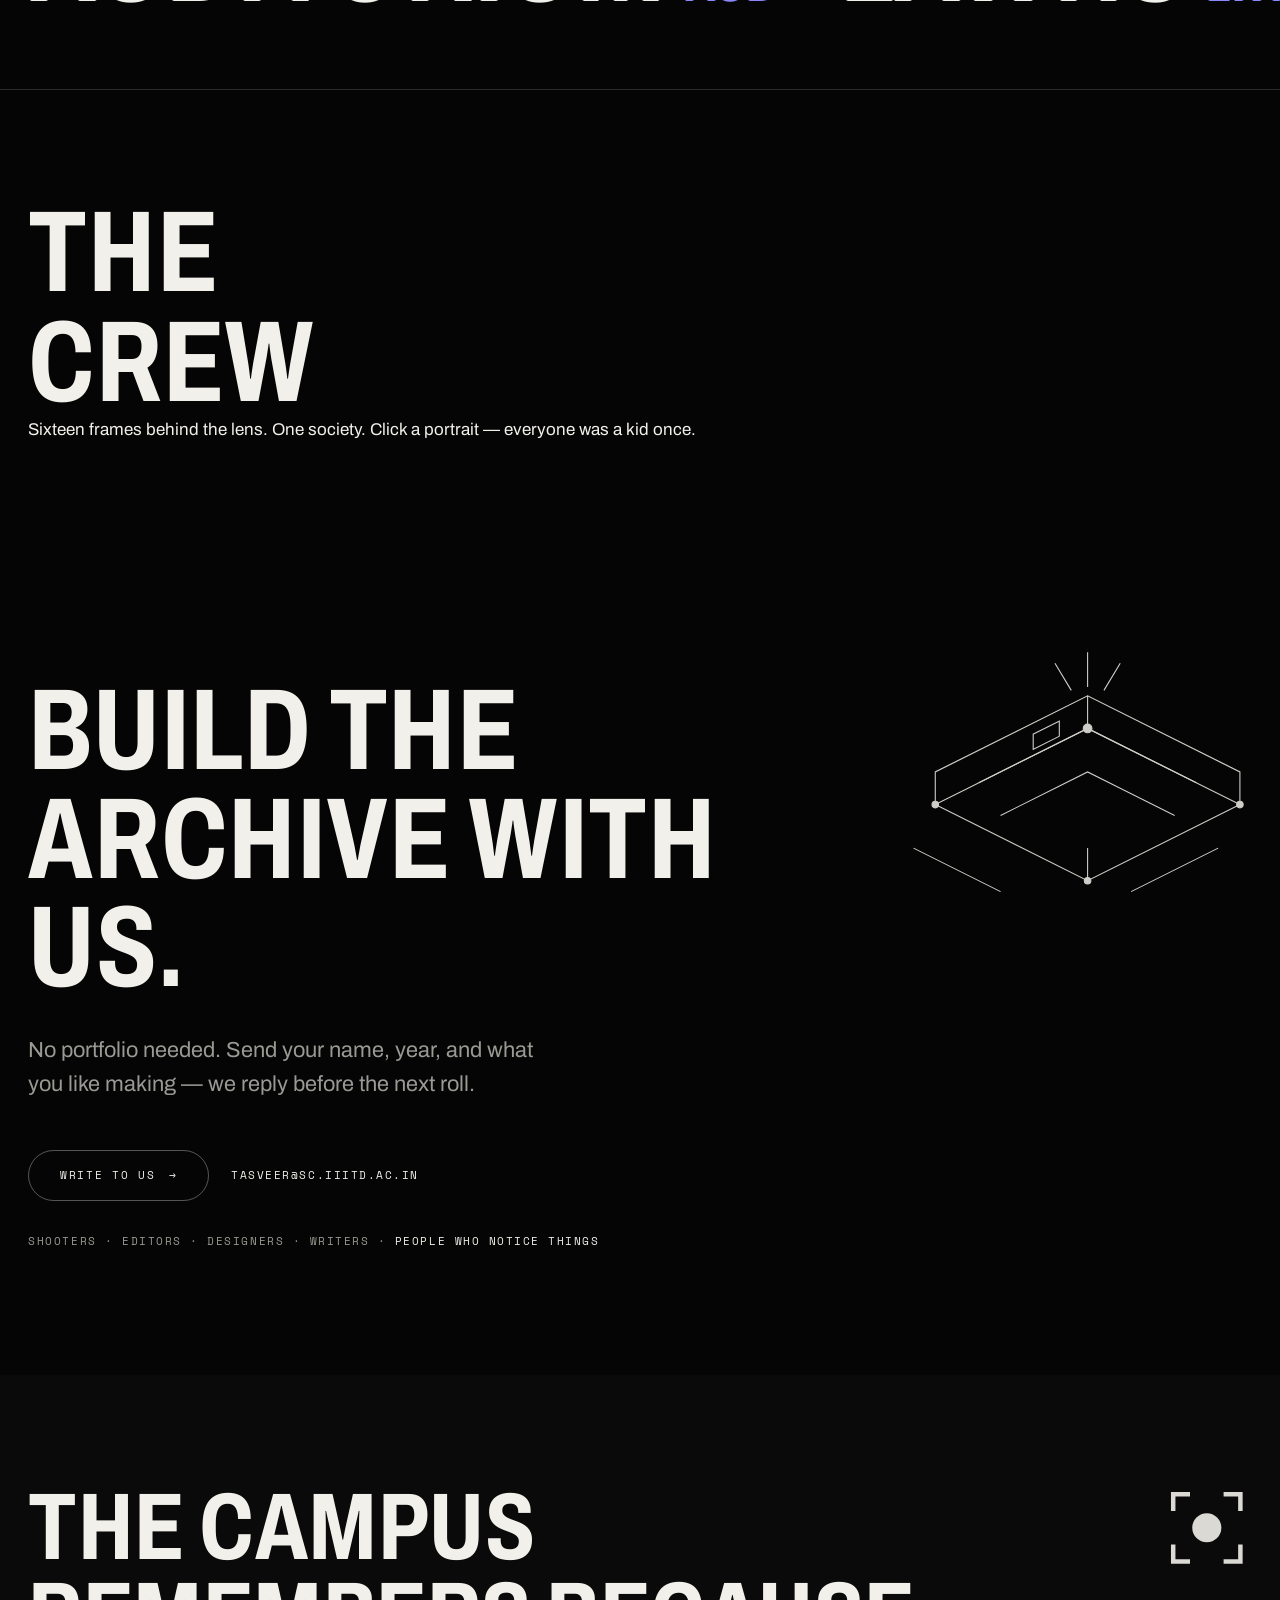
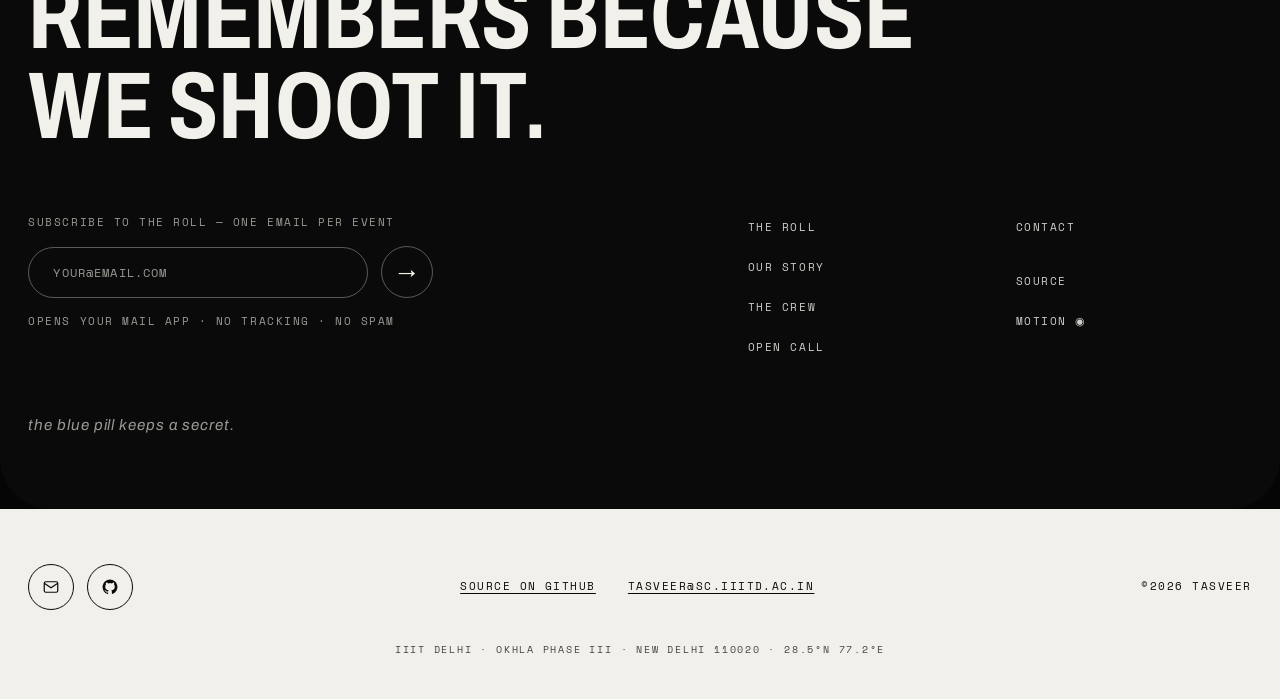
<file: v-drive.html>
<!DOCTYPE html>
<html lang="en">
<head>
<meta charset="UTF-8">
<meta name="viewport" content="width=device-width, initial-scale=1.0">
<title>TASVEER — The Media Society of IIIT Delhi</title>
<meta name="description" content="Tasveer is IIIT Delhi's media society. Every story is in our backyard — we shoot, film, design and archive the campus's memory.">
<meta property="og:title" content="TASVEER — The Media Society of IIIT Delhi">
<meta property="og:description" content="Every event ends. The frame doesn't.">
<meta property="og:image" content="assets/og.jpg">
<meta name="theme-color" content="#050505">
<link rel="icon" href="assets/favicon.svg" type="image/svg+xml">
<link rel="preconnect" href="https://fonts.googleapis.com">
<link rel="preconnect" href="https://fonts.gstatic.com" crossorigin>
<link href="https://fonts.googleapis.com/css2?family=Archivo:wdth,wght@62..125,100..900&family=Space+Mono:wght@400;700&display=swap" rel="stylesheet">
<link rel="stylesheet" href="css/drive.css">
</head>
<body>

<a class="skip-link" href="#story">Skip to content</a>
<div class="grain" aria-hidden="true"></div>

<div class="cursor" id="cursor" aria-hidden="true">
  <span class="cursor-dot"></span><span class="cursor-label" style="display:none"></span>
</div>

<button class="progress-pill" id="progressPill" aria-label="Scroll progress. Click three times for a secret.">
  <span class="fill" id="progressFill"></span>
</button>

<header class="nav" id="nav">
  <a class="nav-logo" href="#top" data-goto="#top" aria-label="Tasveer — back to top">
    <svg viewBox="0 0 32 32" fill="none" aria-hidden="true">
      <path d="M4 10V4h6M22 4h6v6M28 22v6h-6M10 28H4v-6" stroke="currentColor" stroke-width="2.4"/>
      <circle cx="16" cy="16" r="5.2" fill="currentColor"/>
    </svg>
    <span class="nav-word">TASVEER</span>
  </a>
  <div class="nav-right">
    <span class="nav-tag mono">IIIT DELHI · EST. 2016</span>
    <button class="burger" id="burger" aria-label="Open menu" aria-expanded="false" aria-controls="menu">
      <span></span><span></span><span></span>
    </button>
    <span class="nav-bluebar" aria-hidden="true"></span>
  </div>
</header>

<div class="menu" id="menu" role="dialog" aria-modal="true" aria-label="Menu" aria-hidden="true">
  <button class="menu-close" id="menuClose" aria-label="Close menu">✕</button>
  <nav class="menu-links">
    <a href="#top" data-goto="#top"><span class="num">01</span> THE BACKYARD</a>
    <a href="#roll"><span class="num">02</span> THE ROLL</a>
    <a href="#story"><span class="num">03</span> OUR STORY</a>
    <a href="#crew"><span class="num">04</span> THE CREW</a>
    <a href="#open-call"><span class="num">05</span> OPEN CALL</a>
  </nav>
  <div class="menu-foot mono">
    <a href="mailto:tasveer@sc.iiitd.ac.in">TASVEER@SC.IIITD.AC.IN</a>
    <button data-motion-toggle aria-pressed="true" aria-label="Ambient motion">MOTION ◉</button>
    <span>OKHLA · NEW DELHI · 28.5°N</span>
  </div>
</div>

<main id="main">

<!-- 01 · hero -->
<section class="hero" id="top" data-frame="01" data-section="THE BACKYARD">
  <div class="hero-head">
    <h1 class="hero-title">
      <span class="mask"><span>EVERY STORY IS</span></span>
      <span class="mask"><span>IN OUR BACKYARD</span></span>
    </h1>
    <p class="hero-kicker mono">TASVEER · THE MEDIA SOCIETY OF IIIT DELHI</p>
  </div>
  <div class="hero-scroll mono" aria-hidden="true">SCROLL <span class="arrow">↓</span></div>
  <div class="hero-marquee marquee" id="heroMarquee" aria-hidden="true"></div>
  <div class="hero-word-wrap" id="heroWordWrap" role="img" aria-label="TASVEER"></div>
</section>

<!-- photo band -->
<div class="photo-band marquee" id="photoBand" role="region" aria-label="A scrolling strip of frames from the society's archive"></div>

<!-- 03 · story -->
<section class="story" id="story">
  <div class="story-grid">
    <div class="story-left">
      <h2 class="section-title">OUR<br>STORY</h2>
      <a class="pill" href="#roll" data-goto="#roll">VIEW THE ROLL <span class="arr">→</span></a>
    </div>
    <div class="story-right">
      <p class="story-body">Every event ends. The frame doesn't. Tasveer is IIIT Delhi's media society — the crew that shows up with cameras when the campus makes a memory, and makes sure it outlives the moment.</p>
      <p class="story-body">We shoot, film, design and archive. Not for the feed — for the record. The campus's story, told by the people who live it.</p>
    </div>
  </div>
  <div class="collage">
    <figure class="c-small">
      <img src="assets/drive/film-camera.webp" alt="A film camera, glass and dials" loading="lazy">
      <figcaption class="mono">THE TOOLS · 35MM &amp; DIGITAL</figcaption>
    </figure>
    <figure class="c-big">
      <img src="assets/drive/students.webp" alt="Students working together on campus" loading="lazy">
      <figcaption class="mono">THE BACKYARD · OKHLA PHASE III</figcaption>
    </figure>
  </div>
</section>

<!-- 02 · the roll -->
<section class="roll" id="roll">
  <div class="roll-head">
    <h2 class="section-title">THE ROLL</h2>
    <span class="mono">SELECTED FRAMES · 2025–26 · SIX BEATS</span>
  </div>
  <div id="rollList"></div>
  <div class="roll-more">
    <a class="pill" href="mailto:tasveer@sc.iiitd.ac.in?subject=Send%20me%20the%20full%20archive">FULL ARCHIVE ON REQUEST <span class="arr">→</span></a>
  </div>
</section>

<!-- giant beat marquee -->
<div class="beat-marquee marquee" id="beatMarquee" aria-hidden="true"></div>

<!-- 04 · crew -->
<section class="crew" id="crew">
  <div class="crew-head">
    <h2 class="section-title">THE<br>CREW</h2>
    <p>Sixteen frames behind the lens. One society. <span class="hint-click">Click</span><span class="hint-tap">Tap</span> a portrait — everyone was a kid once.</p>
  </div>
  <div class="crew-filters" id="crewFilters" role="group" aria-label="Filter crew by department"></div>
  <div class="crew-grid" id="crewGrid"></div>
</section>

<!-- 05 · open call -->
<section class="open-call" id="open-call">
  <svg class="iso" viewBox="0 0 400 300" fill="none" aria-hidden="true">
    <g stroke="currentColor" stroke-width="1">
      <path d="M60 200 L200 130 L340 200 L200 270 Z"/>
      <path d="M60 200 L60 170 L200 100 L340 170 L340 200"/>
      <path d="M200 100 L200 130"/>
      <path d="M100 180 L200 130 L300 180"/>
      <path d="M120 210 L200 170 L280 210"/>
      <rect x="150" y="150" width="24" height="14" transform="skewY(-26.5) translate(0 60)"/>
      <path d="M200 270 L200 240"/>
      <path d="M40 240 L120 280 M320 240 L240 280"/>
      <circle cx="200" cy="130" r="4" fill="currentColor"/>
      <circle cx="60" cy="200" r="3" fill="currentColor"/>
      <circle cx="340" cy="200" r="3" fill="currentColor"/>
      <circle cx="200" cy="270" r="3" fill="currentColor"/>
      <path d="M200 60 L200 92 M170 70 L185 95 M230 70 L215 95"/>
    </g>
  </svg>
  <h2 class="open-call-title">BUILD THE ARCHIVE WITH US.</h2>
  <p class="open-call-sub">No portfolio needed. Send your name, year, and what you like making — we reply before the next roll.</p>
  <div class="open-call-ctas">
    <a class="pill" href="mailto:tasveer@sc.iiitd.ac.in?subject=I%20want%20to%20join%20Tasveer">WRITE TO US <span class="arr">→</span></a>
    <span class="mono">TASVEER@SC.IIITD.AC.IN</span>
  </div>
  <p class="open-call-note mono">SHOOTERS · EDITORS · DESIGNERS · WRITERS · <em>PEOPLE WHO NOTICE THINGS</em></p>
</section>

</main>

<!-- footer panel -->
<footer class="footer-panel">
  <h2 class="footer-statement">THE CAMPUS REMEMBERS BECAUSE WE SHOOT IT.</h2>
  <div class="footer-grid">
    <form class="subscribe" id="subscribeForm">
      <span class="mono">SUBSCRIBE TO THE ROLL — ONE EMAIL PER EVENT</span>
      <div class="subscribe-row">
        <input id="subscribeEmail" type="email" placeholder="YOUR@EMAIL.COM" aria-label="Your email address">
        <button class="subscribe-go" type="submit" aria-label="Subscribe by email">→</button>
      </div>
      <p class="subscribe-note mono">OPENS YOUR MAIL APP · NO TRACKING · NO SPAM</p>
    </form>
    <div class="footer-links">
      <ul>
        <li><a href="#roll" data-goto="#roll">THE ROLL</a></li>
        <li><a href="#story" data-goto="#story">OUR STORY</a></li>
        <li><a href="#crew" data-goto="#crew">THE CREW</a></li>
        <li><a href="#open-call" data-goto="#open-call">OPEN CALL</a></li>
      </ul>
      <ul>
        <li><a href="mailto:tasveer@sc.iiitd.ac.in">CONTACT</a></li>
        <li><a id="instaLink" hidden>INSTAGRAM</a></li>
        <li><a href="https://github.com/leelanshkharbanda/tasveer" target="_blank" rel="noopener">SOURCE</a></li>
        <li><button data-motion-toggle aria-pressed="true" aria-label="Ambient motion">MOTION ◉</button></li>
      </ul>
    </div>
  </div>
  <svg class="footer-mark" viewBox="0 0 32 32" fill="none" aria-hidden="true">
    <path d="M4 10V4h6M22 4h6v6M28 22v6h-6M10 28H4v-6" stroke="currentColor" stroke-width="1.6"/>
    <circle cx="16" cy="16" r="5.2" fill="currentColor"/>
  </svg>
  <p class="footer-whisper">the blue pill keeps a secret.</p>
</footer>

<!-- cream strip -->
<div class="cream-strip">
  <div class="cream-top">
    <div class="socials">
      <a id="instaSocial" href="mailto:tasveer@sc.iiitd.ac.in" aria-label="Email Tasveer">
        <svg viewBox="0 0 24 24" fill="none" stroke="currentColor" stroke-width="1.6" aria-hidden="true"><rect x="3" y="5" width="18" height="14" rx="2"/><path d="M3 7l9 6 9-6"/></svg>
      </a>
      <a href="https://github.com/leelanshkharbanda/tasveer" target="_blank" rel="noopener" aria-label="Tasveer on GitHub">
        <svg viewBox="0 0 24 24" fill="currentColor" aria-hidden="true"><path d="M12 2a10 10 0 0 0-3.16 19.49c.5.09.68-.22.68-.48v-1.7c-2.78.6-3.37-1.34-3.37-1.34-.45-1.16-1.11-1.47-1.11-1.47-.9-.62.07-.6.07-.6 1 .07 1.53 1.03 1.53 1.03.9 1.52 2.34 1.08 2.91.83.09-.65.35-1.09.63-1.34-2.22-.25-4.55-1.11-4.55-4.94 0-1.1.39-1.99 1.03-2.69-.1-.25-.45-1.27.1-2.64 0 0 .84-.27 2.75 1.02a9.58 9.58 0 0 1 5 0c1.91-1.3 2.75-1.02 2.75-1.02.55 1.37.2 2.39.1 2.64.64.7 1.03 1.6 1.03 2.69 0 3.84-2.34 4.68-4.57 4.93.36.31.68.92.68 1.85V21c0 .27.18.58.69.48A10 10 0 0 0 12 2z"/></svg>
      </a>
    </div>
    <div class="cream-legal">
      <a href="https://github.com/leelanshkharbanda/tasveer" target="_blank" rel="noopener">SOURCE ON GITHUB</a>
      <a href="mailto:tasveer@sc.iiitd.ac.in">TASVEER@SC.IIITD.AC.IN</a>
    </div>
    <span class="cream-copy">©<span id="year">2026</span> TASVEER</span>
  </div>
  <p class="cream-address">IIIT DELHI · OKHLA PHASE III · NEW DELHI 110020 · 28.5°N 77.2°E</p>
</div>

<div class="toast" id="toast" role="status"></div>

<script src="js/data.js"></script>
<script src="js/vendor/gsap.min.js"></script>
<script src="js/vendor/ScrollTrigger.min.js"></script>
<script src="js/vendor/lenis.min.js"></script>
<script src="js/drive.js"></script>
</body>
</html>
</file>
<file: css/drive.css>
/* ============================================================
   TASVEER × DRIVE — inspired-by editorial system
   Black grain canvas · warm monochrome · giant condensed type
   Cream footer strip · one electric blue · mono UI labels
   ============================================================ */
:root{
  --black:#050505; --coal:#0A0A0A; --ink:#F2F0EA; --cream:#F1F0EA;
  --blue:#241FF3; --blue-bright:#8B87FF; --gray:#9A9A94;
  --line:rgba(242,240,234,.16); --line-strong:rgba(242,240,234,.34);
  --warm-mono:grayscale(1) sepia(.2) contrast(.85);
  --margin:2.22vw; --gap:1.11vw;
  --font-body:"Archivo",Helvetica,Arial,sans-serif;
  --font-mono:"Space Mono",ui-monospace,monospace;
  --ease-out-expo:cubic-bezier(.19,1,.22,1);
  --ease-out-quart:cubic-bezier(.165,.84,.44,1);
  --header-h:8.9vh;
  --sprocket-h:10px;
  --sprocket:repeating-linear-gradient(90deg,transparent 0 10px,color-mix(in srgb,var(--ink) 22%,transparent) 10px 19px,transparent 19px 30px);
}
*,*::before,*::after{box-sizing:border-box;margin:0;padding:0}
html{overflow-x:clip}
html.lenis,html.lenis body{height:auto}
html.lenis{scroll-behavior:auto!important}
body{
  background:var(--black); color:var(--ink);
  font-family:var(--font-body); font-size:1.0625rem; line-height:1.55;
  overflow-x:clip; -webkit-font-smoothing:antialiased;
  font-stretch:100%;
}
body.daylight{--black:#F1F0EA;--coal:#E9E7DF;--ink:#0A0A0A;--gray:#5C5C56;
  --line:rgba(10,10,10,.16);--line-strong:rgba(10,10,10,.34);--blue-bright:#241FF3}
img{display:block;max-width:100%}
a{color:inherit;text-decoration:none}
button{font:inherit;color:inherit;background:none;border:0;cursor:pointer}
::selection{background:var(--blue);color:#fff}
:focus-visible{outline:2px solid var(--blue-bright);outline-offset:3px;box-shadow:0 0 0 6px var(--black)}
[hidden]{display:none!important}
.mono{font-family:var(--font-mono);font-size:.68rem;letter-spacing:.14em;text-transform:uppercase}
.skip-link{position:fixed;top:-4rem;left:1rem;z-index:300;background:var(--ink);color:var(--black);padding:.7rem 1.2rem;transition:top .2s}
.skip-link:focus{top:1rem}

/* grain */
.grain{position:fixed;inset:-100%;z-index:400;pointer-events:none;opacity:.1;
  background-image:url("data:image/svg+xml,%3Csvg xmlns='http://www.w3.org/2000/svg' width='240' height='240'%3E%3Cfilter id='n'%3E%3CfeTurbulence type='fractalNoise' baseFrequency='.85' numOctaves='2'/%3E%3C/filter%3E%3Crect width='240' height='240' filter='url(%23n)'/%3E%3C/svg%3E");
  animation:grain 7s steps(8) infinite}
@keyframes grain{
  0%,100%{transform:translate(0,0)}12%{transform:translate(-3%,2%)}25%{transform:translate(2%,-4%)}
  37%{transform:translate(-4%,-2%)}50%{transform:translate(3%,3%)}62%{transform:translate(-2%,4%)}
  75%{transform:translate(4%,-3%)}87%{transform:translate(-3%,-3%)}}
body.calm .grain{animation:none}

/* scroll progress pill — the blue secret */
.progress-pill{position:fixed;right:.9vw;top:50%;transform:translateY(-50%);z-index:140;
  width:5px;height:16vh;border-radius:99px;background:var(--line);padding:0;cursor:pointer}
.progress-pill::before{content:"";position:absolute;top:-12px;bottom:-12px;left:-20px;right:-6px}
.progress-pill .fill{position:absolute;inset:0;border-radius:99px;background:var(--blue);transform-origin:top;transform:scaleY(0)}
.hint-tap{display:none}
@media (pointer:coarse){.hint-click{display:none}.hint-tap{display:inline}}
body.daylight .progress-pill .fill{background:var(--blue)}
.progress-pill:hover{width:7px}

/* header */
.nav{position:fixed;top:0;left:0;right:0;z-index:150;height:var(--header-h);
  display:flex;align-items:center;justify-content:space-between;
  padding:0 var(--margin);transition:transform .45s var(--ease-out-quart),visibility 0s;
  color:var(--ink);
  background:linear-gradient(to bottom,var(--black) 0%,color-mix(in srgb,var(--black) 82%,transparent) 62%,transparent 100%)}
.nav.hidden-nav{transform:translateY(-110%);visibility:hidden;transition:transform .45s var(--ease-out-quart),visibility 0s linear .45s}
.nav-logo{display:flex;align-items:center;gap:.7rem}
.nav-logo svg{width:30px;height:30px}
.nav-word{font-weight:800;font-stretch:75%;font-size:1.35rem;letter-spacing:.06em}
.nav-right{display:flex;align-items:center;gap:.9rem}
.nav-tag{color:var(--gray)}
.burger{width:46px;height:46px;background:transparent;border:1px solid var(--line-strong);color:var(--ink);display:grid;place-items:center;gap:0;transition:background .25s,border-color .25s,transform .25s var(--ease-out-quart)}
.burger:hover,.burger:focus-visible{background:var(--blue);border-color:var(--blue);transform:scale(.96)}
.burger:focus-visible{outline:2px solid var(--blue-bright);outline-offset:3px;box-shadow:none}
.burger span{display:block;width:20px;height:2px;background:var(--ink);margin:2.5px 0;transition:transform .3s,opacity .3s,background .25s}
.burger:hover span,.burger:focus-visible span{background:#fff}
.nav-bluebar{width:4px;height:46px;background:var(--blue)}

/* fullscreen menu */
.menu{position:fixed;inset:0;z-index:200;background:var(--coal);display:flex;flex-direction:column;
  justify-content:center;padding:var(--margin);opacity:0;visibility:hidden;transition:opacity .4s,visibility 0s linear .4s}
.menu.open{opacity:1;visibility:visible;transition:opacity .4s,visibility 0s}
.menu-close{position:absolute;top:calc(var(--header-h)/2 - 23px);right:var(--margin);width:46px;height:46px;background:transparent;border:1px solid var(--line-strong);color:var(--ink);transition:background .25s,border-color .25s,color .25s;display:grid;place-items:center;font-size:1.1rem}
.menu-links{display:flex;flex-direction:column;gap:.2rem}
.menu-links a{display:flex;align-items:baseline;gap:1.4rem;padding:.5rem 0;border-bottom:1px solid var(--line);
  font-weight:700;font-stretch:75%;font-size:clamp(2.4rem,7vw,5rem);line-height:1.05;text-transform:uppercase;letter-spacing:.01em;
  transform:translateY(24px);opacity:0;transition:transform .55s var(--ease-out-expo),opacity .55s,color .2s}
.menu.open .menu-links a{transform:none;opacity:1}
.menu-links a:hover{color:var(--blue-bright)}
.menu-links .num{font-family:var(--font-mono);font-size:.75rem;color:var(--gray);letter-spacing:.14em}
.menu-foot{margin-top:3rem;display:flex;gap:2rem;flex-wrap:wrap;color:var(--gray)}
.menu-foot button:hover,.menu-foot a:hover{color:var(--ink)}

/* hero — full-bleed cinema */
.hero{position:relative;height:178vh;min-height:980px;background:var(--black)}
.hero-media{position:sticky;top:0;height:100vh;height:100svh;overflow:hidden;z-index:0}
.hero-media video{position:absolute;inset:0;width:100%;height:100%;object-fit:cover;transform-origin:center;will-change:transform;backface-visibility:hidden}
#heroVideoB{opacity:0}
.intro-curtain{position:fixed;inset:0;background:var(--black);z-index:300;display:flex;align-items:center;justify-content:center;pointer-events:none}
.leader{display:flex;flex-direction:column;align-items:center;gap:1.05rem;color:var(--ink);animation:gateWeave 4.2s ease-in-out infinite}
@keyframes gateWeave{0%,100%{transform:translate(0,0)}25%{transform:translate(1.5px,-1px)}50%{transform:translate(-1px,1.5px)}75%{transform:translate(-1.5px,-1px)}}
body.calm .leader{animation:none}
.leader-mark{width:44px;height:44px;color:var(--ink)}
.leader-word{font-weight:800;font-stretch:75%;letter-spacing:.34em;text-indent:.34em;font-size:.95rem;text-shadow:.6px 0 rgba(255,40,90,.26),-.6px 0 rgba(60,210,255,.2)}
.leader-count{font-size:clamp(2.6rem,7vw,4.8rem);font-weight:700;font-stretch:62%;line-height:1;font-variant-numeric:tabular-nums;text-shadow:.7px 0 rgba(255,40,90,.24),-.7px 0 rgba(60,210,255,.18);animation:projFlicker 3.1s steps(1) infinite}
.leader-bar{width:min(46vw,280px);height:8px;overflow:hidden;background:repeating-linear-gradient(90deg,color-mix(in srgb,var(--ink) 20%,transparent) 0 6px,transparent 6px 12px)}
.leader-bar span{display:block;height:100%;width:100%;transform:scaleX(0);transform-origin:left;background:repeating-linear-gradient(90deg,var(--blue) 0 6px,transparent 6px 12px)}
.leader-cap{color:var(--gray);letter-spacing:.24em;font-size:.6rem}
@keyframes projFlicker{0%,89%,100%{opacity:1}90%{opacity:.84}91%{opacity:1}95%{opacity:.9}96%{opacity:1}}
body.calm .leader-count{animation:none}
body.calm .intro-curtain{display:none}
.roll-peek{position:fixed;top:0;left:0;width:min(24vw,300px);aspect-ratio:4/3;z-index:90;pointer-events:none;
  opacity:0;overflow:hidden;border:1px solid var(--line-strong);background:var(--coal);
  transition:opacity .25s;will-change:transform}
.roll-peek:not(.ghost).on{opacity:1}
.roll-peek img{width:100%;height:100%;object-fit:cover;display:block}
@media (pointer:coarse){.roll-peek{display:none}}
.pill{transition:transform .25s cubic-bezier(.2,.8,.2,1)}
.photo-tile{will-change:transform}
/* scene pathfinder — cinematic orientation rail (desktop) */
.pathfinder{position:fixed;left:1.15rem;top:50%;transform:translateY(-50%);z-index:80;display:flex;flex-direction:column;gap:.85rem;pointer-events:none}
.pathfinder a{display:flex;align-items:center;gap:.55rem;text-decoration:none;color:var(--gray);transition:color .3s;pointer-events:auto}
.pf-tick{width:14px;height:1px;background:currentColor;opacity:.5;transition:width .3s,opacity .3s,background .3s}
.pf-num{font-size:.58rem;letter-spacing:.1em;text-shadow:0 1px 10px color-mix(in srgb,var(--black) 85%,transparent)}
.pf-label{font-size:.56rem;letter-spacing:.2em;opacity:0;transform:translateX(-5px);transition:opacity .3s,transform .3s;white-space:nowrap;text-shadow:0 1px 10px color-mix(in srgb,var(--black) 85%,transparent);pointer-events:none}
.pathfinder a.active{color:var(--ink)}
.pathfinder a.active .pf-tick{width:26px;opacity:1;background:var(--blue)}
.pathfinder a.active .pf-num{color:var(--blue)}
.pathfinder a.active .pf-label{opacity:1;transform:none}
.pathfinder a:focus-visible{outline:2px solid var(--blue);outline-offset:4px}
@media (max-width:1180px),(pointer:coarse){.pathfinder{display:none}}
.hero-scrim{position:absolute;inset:0;pointer-events:none;background:
  radial-gradient(ellipse 75% 50% at 50% 46%,color-mix(in srgb,var(--black) 42%,transparent) 0%,transparent 72%),
  linear-gradient(to bottom,
    color-mix(in srgb,var(--black) 84%,transparent) 0%,
    color-mix(in srgb,var(--black) 30%,transparent) 20%,
    transparent 38%, transparent 52%,
    color-mix(in srgb,var(--black) 45%,transparent) 72%,
    var(--black) 100%)}
.hero-head{position:absolute;top:calc(var(--header-h) + 3vh);left:var(--margin);z-index:4;max-width:62vw}
.hero-title{font-weight:700;font-stretch:75%;text-transform:uppercase;line-height:.98;letter-spacing:.005em;
  font-size:clamp(2.1rem,4.6vw,4.4rem)}
.hero-title .mask{display:block;overflow:hidden}
.hero-title .mask > span{display:block}
.hero-kicker{margin-bottom:1rem;color:var(--gray)}
.hero-word-wrap{position:absolute;left:0;right:0;top:36vh;z-index:2;line-height:.78;pointer-events:none;text-align:center;will-change:transform}
.hero-word{font-weight:800;font-stretch:62%;text-transform:uppercase;font-size:42vw;letter-spacing:.005em;
  white-space:nowrap;display:block;width:max-content;position:relative;left:50%;transform:translateX(-50%);
  color:var(--ink);text-shadow:0 4px 60px color-mix(in srgb,var(--black) 45%,transparent)}
.hero-stills{position:absolute;top:112vh;left:0;right:0;z-index:3;display:grid;grid-template-columns:repeat(3,1fr);gap:1.4vw;padding:0 var(--margin);align-items:start}
.hero-stills figure{margin:0}
.hero-stills .imgwrap{overflow:hidden;aspect-ratio:4/3;background:var(--coal)}
.hero-stills figure:nth-child(2) .imgwrap{aspect-ratio:3/3.6}
.hero-stills img{width:100%;height:100%;object-fit:cover}
.hero-stills figcaption{margin-top:.7rem;color:var(--gray)}
.hero-marquee{position:absolute;left:0;right:0;bottom:0;z-index:3;border-top:1px solid var(--line);
  padding:.85rem 0;overflow:hidden;background:var(--black)}
.hero-scroll{position:absolute;right:var(--margin);top:calc(var(--header-h) + 3.4vh);z-index:4;color:var(--gray);display:flex;gap:.6rem;align-items:center}
.hero-scroll .arrow{animation:drop 1.9s ease-in-out infinite;display:inline-block}
@keyframes drop{50%{transform:translateY(5px)}}
body.calm .hero-scroll .arrow{animation:none}

/* interlude — full-bleed cinema break */
.interlude{position:relative;height:135vh;background:var(--black)}
.interlude-media{position:sticky;top:0;height:100vh;height:100svh;overflow:hidden}
.interlude-media video{position:absolute;inset:0;width:100%;height:100%;object-fit:cover;transform-origin:center;will-change:transform;backface-visibility:hidden}
.interlude-scrim{position:absolute;inset:0;pointer-events:none;background:
  radial-gradient(ellipse 68% 46% at 50% 50%,color-mix(in srgb,var(--black) 78%,transparent) 0%,transparent 78%),
  linear-gradient(to bottom,var(--black) 0%,color-mix(in srgb,var(--black) 22%,transparent) 26%,
  color-mix(in srgb,var(--black) 30%,transparent) 62%,var(--black) 100%)}
.interlude-copy{position:sticky;top:0;height:100vh;height:100svh;margin-top:-100vh;margin-top:-100svh;
  display:flex;flex-direction:column;justify-content:center;align-items:center;text-align:center;
  z-index:2;padding:0 var(--margin);pointer-events:none}
.interlude-kicker{color:var(--gray);margin-bottom:1.6rem}
.interlude-line{font-weight:800;font-stretch:75%;text-transform:uppercase;line-height:.95;
  font-size:clamp(2.6rem,7vw,6.6rem);color:var(--ink);
  text-shadow:0 4px 50px color-mix(in srgb,var(--black) 55%,transparent)}

/* marquees (shared) */
.marquee{overflow:hidden;white-space:nowrap}
.marquee-track{display:inline-flex;align-items:center;will-change:transform;animation:marquee var(--dur,60s) linear infinite}
.marquee-track.inverted{animation-name:marquee-inv}
@keyframes marquee{from{transform:translate3d(0,0,0)}to{transform:translate3d(-50%,0,0)}}
@keyframes marquee-inv{from{transform:translate3d(-50%,0,0)}to{transform:translate3d(0,0,0)}}
body.calm .marquee-track,.marquee:hover .marquee-track.pause-hover{animation-play-state:paused}
.hero-marquee .item{display:inline-flex;align-items:center;gap:.9rem;padding:0 1.6rem;color:var(--ink)}
.hero-marquee .code{color:var(--blue-bright);font-weight:700}
.hero-marquee .sep{color:var(--gray)}

/* image marquee band — framed as a film strip with sprocket perforations */
.photo-band{padding:9vh 0 7vh;overflow:hidden;position:relative}
.photo-band::before,.photo-band::after{content:"";position:absolute;left:0;right:0;z-index:3;pointer-events:none;
  height:var(--sprocket-h);background:var(--sprocket)}
.photo-band::before{top:calc(9vh - 16px)}
.photo-band::after{bottom:calc(7vh - 16px)}
.photo-band .marquee-track{align-items:flex-end}
.photo-tile{flex:none;width:19vw;overflow:hidden;margin-right:1.1vw}
.photo-tile img{width:100%;height:100%;object-fit:cover}
/* contact sheet — horizontal filmstrip pulled through a viewfinder gate */
.contact-sheet{padding:10vh 0 12vh;position:relative}
.sheet-head{display:flex;justify-content:space-between;align-items:baseline;gap:2rem;flex-wrap:wrap;padding:0 var(--margin);margin-bottom:5vh}
.sheet-head .mono{color:var(--gray)}
.sheet-stage{position:relative}
.sheet-viewport{overflow-x:auto;overflow-y:hidden;scroll-snap-type:x proximity;cursor:grab;scrollbar-width:none;-webkit-overflow-scrolling:touch;
  mask-image:linear-gradient(90deg,transparent 0,#000 5%,#000 95%,transparent 100%);-webkit-mask-image:linear-gradient(90deg,transparent 0,#000 5%,#000 95%,transparent 100%)}
.sheet-viewport::-webkit-scrollbar{display:none}
.sheet-viewport.dragging{cursor:grabbing;scroll-snap-type:none}
.sheet-viewport:focus-visible{outline:2px solid var(--blue);outline-offset:-2px}
.sheet-track{display:flex;gap:1.4vw;width:max-content;padding:26px var(--margin);position:relative}
.sheet-track::before,.sheet-track::after{content:"";position:absolute;left:0;right:0;pointer-events:none;
  height:var(--sprocket-h);background:var(--sprocket)}
.sheet-track::before{top:6px}
.sheet-track::after{bottom:6px}
.sheet-frame{flex:none;width:30vw;min-width:280px;scroll-snap-align:center;margin:0}
.sheet-frame .imgwrap{overflow:hidden;aspect-ratio:3/2;background:var(--coal)}
.sheet-frame img{width:100%;height:100%;object-fit:cover;transition:transform 1.2s var(--ease-out-expo)}
.sheet-frame:hover img{transform:scale(1.04)}
.sheet-frame figcaption{display:flex;justify-content:space-between;gap:1rem;margin-top:.7rem;color:var(--gray)}
.sheet-gate{position:absolute;left:50%;top:26px;transform:translateX(-50%);width:30vw;min-width:280px;aspect-ratio:3/2;pointer-events:none;z-index:3;
  border:1px dashed color-mix(in srgb,var(--ink) 50%,transparent)}
.gate-corner{position:absolute;width:16px;height:16px;border:2px solid var(--blue-bright)}
.gate-corner.tl{top:-2px;left:-2px;border-right:0;border-bottom:0}
.gate-corner.tr{top:-2px;right:-2px;border-left:0;border-bottom:0}
.gate-corner.bl{bottom:-2px;left:-2px;border-right:0;border-top:0}
.gate-corner.br{bottom:-2px;right:-2px;border-left:0;border-top:0}
.gate-rec{position:absolute;top:-1.7rem;left:0;color:var(--blue-bright);font-size:.6rem;letter-spacing:.2em;animation:recBlink 1.6s steps(1) infinite}
.gate-count{position:absolute;bottom:.55rem;right:.7rem;color:var(--ink);font-size:.6rem;letter-spacing:.2em;background:color-mix(in srgb,var(--black) 70%,transparent);padding:.22rem .5rem}
@keyframes recBlink{0%,60%{opacity:1}61%,100%{opacity:.25}}
body.calm .gate-rec{animation:none}
@media (prefers-reduced-motion:reduce){.gate-rec{animation:none}}
.photo-tile.t-a{height:24vw}.photo-tile.t-b{height:30vw}.photo-tile.t-c{height:20vw}
.photo-tile{position:relative}
.photo-tile figcaption{position:absolute;left:0;right:0;bottom:0;padding:2.2rem .8rem .7rem;color:#F2F0EA;background:linear-gradient(to top,rgba(4,4,6,.78),rgba(4,4,6,0));pointer-events:none}

/* story */
.story{padding:12vh var(--margin) 10vh}
.story-grid{display:grid;grid-template-columns:5fr 7fr;gap:var(--gap)}
.story-left{display:flex;flex-direction:column;justify-content:space-between;gap:3rem;border-bottom:1px solid var(--line-strong);padding-bottom:2rem}
.section-title{font-weight:700;font-stretch:75%;text-transform:uppercase;line-height:.95;font-size:clamp(3rem,9vw,8.5rem);letter-spacing:.005em}
.story-right{border-bottom:1px solid var(--line-strong);padding-bottom:2rem}
.story-body{font-size:clamp(1.25rem,1.9vw,1.8rem);line-height:1.45;font-weight:400;max-width:34ch}
.story-body + .story-body{margin-top:1.4rem;color:var(--gray)}
.pill{position:relative;z-index:81;display:inline-flex;align-items:center;gap:.8rem;border:1px solid var(--line-strong);border-radius:99px;
  padding:1rem 1.9rem;font-family:var(--font-mono);font-size:.68rem;letter-spacing:.16em;text-transform:uppercase;
  transition:border-color .3s;align-self:flex-start}
.pill:hover{border-color:var(--ink)}
.pill .arr{transition:transform .3s}
.pill:hover .arr{transform:translateX(4px)}
.collage{position:relative;margin-top:9vh;min-height:44vw}
.collage figure{position:absolute}
.collage img{position:absolute;top:-10%;left:0;width:100%;height:120%;object-fit:cover;filter:var(--warm-mono);transition:filter .8s}
.collage figure:hover img{filter:none}
.collage .c-small{left:0;top:0;width:31%;height:26vw}
.collage .c-big{right:0;top:9vw;width:62%;height:35vw}
.collage figcaption{position:absolute;left:0;bottom:-1.7rem;color:var(--gray)}

/* the roll — accordion */
.roll{padding:10vh var(--margin) 8vh}
.roll-head{display:flex;justify-content:space-between;align-items:baseline;gap:2rem;margin-bottom:4rem;flex-wrap:wrap}
.roll-head .mono{color:var(--gray)}
.beat{border-top:1px solid var(--line-strong)}
.beat:last-of-type{border-bottom:1px solid var(--line-strong)}
.beat-row{width:100%;display:flex;align-items:baseline;gap:1.6rem;padding:1.6rem 0;text-align:left;transition:padding .35s var(--ease-out-quart)}
.beat-row:hover{padding-left:1.2rem}
.beat-name{font-weight:700;font-stretch:75%;text-transform:uppercase;font-size:clamp(1.9rem,4.4vw,3.9rem);line-height:1;letter-spacing:.005em;transition:color .25s}
.beat-row:hover .beat-name{color:var(--blue-bright)}
.beat-code{font-family:var(--font-mono);font-size:.8rem;color:var(--blue-bright);letter-spacing:.14em}
.beat-count{margin-left:auto;font-family:var(--font-mono);font-size:.68rem;color:var(--gray);letter-spacing:.14em}
.beat-plus{font-family:var(--font-mono);font-size:1.1rem;color:var(--gray);transition:transform .35s}
.beat.open .beat-plus{transform:rotate(45deg)}
.beat-panel{display:grid;grid-template-rows:0fr;visibility:hidden;transition:grid-template-rows .5s var(--ease-out-quart),visibility 0s linear .5s}
.beat.open .beat-panel{grid-template-rows:1fr;visibility:visible;transition:grid-template-rows .5s var(--ease-out-quart),visibility 0s}
.beat-panel-inner{overflow:hidden}
.beat-frames{display:flex;gap:1.1vw;padding:0 0 2rem;flex-wrap:wrap}
.beat-frame{flex:none;width:15vw;min-width:150px}
.beat-frame .imgwrap{overflow:hidden;height:10vw;min-height:100px}
.beat-frame img{width:100%;height:100%;object-fit:cover;transition:transform .8s var(--ease-out-expo)}
.beat-frame:hover img{transform:scale(1.04)}
.beat-frame figcaption{margin-top:.5rem;color:var(--gray)}
.beat-note{padding:0 0 1.6rem;color:var(--gray);max-width:60ch}
.roll-more{margin-top:3rem}

/* giant beat marquee */
.beat-marquee{padding:8vh 0;border-top:1px solid var(--line);border-bottom:1px solid var(--line)}
.beat-marquee .item{display:inline-flex;align-items:baseline;gap:1.4vw;padding:0 2.4vw}
.beat-marquee .name{font-weight:600;font-stretch:62%;text-transform:uppercase;font-size:11vw;line-height:.9;letter-spacing:.01em}
.beat-marquee .code{font-weight:600;font-stretch:62%;text-transform:uppercase;font-size:5vw;color:var(--blue-bright);line-height:1}

/* crew — hosts the lineup */
.crew{padding:12vh var(--margin) 12vh}

@media (max-width:900px){
}

/* open call */
.open-call{padding:14vh var(--margin);position:relative;overflow:hidden}
.open-call .iso{position:absolute;top:4vh;right:-2vw;width:34vw;opacity:.85;pointer-events:none}
.open-call-title{font-weight:700;font-stretch:75%;text-transform:uppercase;line-height:.94;font-size:clamp(3rem,9vw,8.2rem);max-width:14ch;letter-spacing:.005em}
.open-call-sub{margin-top:2rem;font-size:clamp(1.15rem,1.7vw,1.55rem);color:var(--gray);max-width:44ch}
.open-call-ctas{margin-top:3rem;display:flex;gap:1.4rem;align-items:center;flex-wrap:wrap}
.open-call-note{margin-top:2rem;color:var(--gray)}
.open-call-note em{color:var(--ink);font-style:normal}

/* footer panel — rounded bottom, statement + subscribe + links */
.footer-panel{background:var(--coal);border-radius:0 0 4vw 4vw;padding:12vh var(--margin) 8vh;position:relative;overflow:hidden}
.footer-statement{font-weight:700;font-stretch:75%;text-transform:uppercase;line-height:.94;font-size:clamp(2.6rem,7.4vw,6.8rem);max-width:20ch;letter-spacing:.005em;transition:color 1.7s ease,-webkit-text-stroke-width 1.7s ease}
.footer-statement.undeveloped{color:transparent;-webkit-text-stroke:1px color-mix(in srgb,var(--ink) 50%,transparent)}
.footer-grid{display:grid;grid-template-columns:7fr 5fr;gap:var(--gap);margin-top:7vh;align-items:start}
.subscribe .mono{color:var(--gray);display:block;margin-bottom:1rem}
.subscribe-row{display:flex;gap:.8rem;align-items:center}
.subscribe input{flex:1;max-width:340px;background:transparent;border:1px solid var(--line-strong);border-radius:99px;
  padding:1rem 1.5rem;color:var(--ink);font-family:var(--font-mono);font-size:.72rem;letter-spacing:.1em;text-transform:uppercase}
.subscribe input::placeholder{color:var(--gray)}
.subscribe input:focus{outline:none;border-color:var(--blue-bright)}
.subscribe-go{width:52px;height:52px;flex:none;border:1px solid var(--line-strong);border-radius:50%;display:grid;place-items:center;font-size:1.1rem;transition:background .3s,color .3s,transform .3s}
.subscribe-go:hover{background:var(--ink);color:var(--black);transform:translateX(3px)}
.subscribe-note{margin-top:.9rem;color:var(--gray)}
.footer-links{display:grid;grid-template-columns:1fr 1fr;gap:2rem}
.footer-links ul{list-style:none;display:flex;flex-direction:column;gap:.85rem}
.footer-links a,.footer-links button{font-family:var(--font-mono);font-size:.68rem;letter-spacing:.14em;text-transform:uppercase;color:var(--ink);opacity:.85;transition:opacity .2s,color .2s;padding:.2rem 0;text-align:left}
.footer-links a:hover,.footer-links button:hover{opacity:1;color:var(--blue-bright)}
.footer-mark{position:absolute;right:var(--margin);top:12vh;width:7vw;min-width:70px;opacity:.9;transition:transform .45s cubic-bezier(.2,.8,.2,1)}
.footer-mark:hover{transform:scale(.9)}
.footer-mark circle{transform-box:fill-box;transform-origin:center;transition:transform .3s}
.footer-mark:hover circle{transform:scale(1.3)}
.nav-logo svg{transition:transform .3s cubic-bezier(.2,.8,.2,1)}
.nav-logo:hover svg{transform:scale(.9)}
.footer-whisper{margin-top:6vh;color:var(--gray);font-style:italic;text-transform:none;letter-spacing:.06em;font-family:var(--font-body);font-size:.95rem}

/* cream strip */
.cream-strip{background:var(--cream);color:#0A0A0A;padding:3.4rem var(--margin) 2.6rem}
body.daylight .cream-strip{background:#0A0A0A;color:var(--cream)}
.cream-top{display:flex;justify-content:space-between;align-items:center;gap:1.6rem;flex-wrap:wrap}
.socials{display:flex;gap:.8rem}
.socials a{width:46px;height:46px;border:1px solid currentColor;border-radius:50%;display:grid;place-items:center;transition:background .3s,color .3s}
.socials a:hover{background:#0A0A0A;color:var(--cream)}
body.daylight .socials a:hover{background:var(--cream);color:#0A0A0A}
.socials svg{width:18px;height:18px}
.cream-legal{display:flex;gap:2rem;flex-wrap:wrap}
.cream-legal a{font-family:var(--font-mono);font-size:.66rem;letter-spacing:.14em;text-transform:uppercase;text-decoration:underline;text-underline-offset:3px}
.cream-copy{font-family:var(--font-mono);font-size:.66rem;letter-spacing:.14em}
.cream-address{margin-top:2rem;text-align:center;font-family:var(--font-mono);font-size:.62rem;letter-spacing:.18em;text-transform:uppercase;opacity:.75}

/* cursor follower */
.cursor{position:fixed;top:0;left:0;z-index:290;pointer-events:none;opacity:0;transition:opacity .3s}
.cursor.on{opacity:1}
.cursor-dot{position:absolute;width:8px;height:8px;border-radius:50%;background:var(--blue-bright);transform:translate(-50%,-50%)}
.cursor-label{position:absolute;left:14px;top:-9px;font-family:var(--font-mono);font-size:.58rem;letter-spacing:.18em;color:var(--ink);background:rgba(5,5,5,.8);padding:.3rem .55rem;white-space:nowrap}
body.daylight .cursor-label{background:rgba(241,240,234,.9);color:#0A0A0A}
.cursor-brackets{position:absolute;width:44px;height:44px;transform:translate(-50%,-50%);opacity:0;transition:opacity .22s}
.cursor-brackets i{position:absolute;width:11px;height:11px;border:2px solid var(--blue-bright)}
.cursor-brackets i:nth-child(1){top:0;left:0;border-right:0;border-bottom:0}
.cursor-brackets i:nth-child(2){top:0;right:0;border-left:0;border-bottom:0}
.cursor-brackets i:nth-child(3){bottom:0;left:0;border-right:0;border-top:0}
.cursor-brackets i:nth-child(4){bottom:0;right:0;border-left:0;border-top:0}
.cursor.view .cursor-brackets{opacity:1}
.cursor.view .cursor-dot{opacity:0}

/* toast */
.toast{position:fixed;left:50%;bottom:2.2rem;transform:translate(-50%,180%);z-index:260;background:var(--ink);color:var(--black);
  font-family:var(--font-mono);font-size:.66rem;letter-spacing:.14em;text-transform:uppercase;padding:.95rem 1.5rem;border-radius:99px;
  transition:transform .5s var(--ease-out-expo);max-width:88vw;text-align:center}
.toast.show{transform:translate(-50%,0)}

/* reveals — visible by default, JS animates on enter */
.mask{overflow:hidden}
.stretch{transform-origin:left}

/* one frame — full-bleed cover with scroll-scrubbed zoom */
.one-frame{position:relative;height:210vh;background:var(--black);--p:0}
.of-stage{position:sticky;top:0;height:100vh;height:100svh;overflow:hidden;isolation:isolate}
.of-bg{position:absolute;inset:0;overflow:hidden}
.of-bg img{position:absolute;inset:0;width:100%;height:100%;object-fit:cover;object-position:50% 36%;transform-origin:50% 88%;
  transform:scale(calc(1 + var(--p)*.2));filter:grayscale(max(0, calc(1 - var(--p)*1.6))) sepia(calc(.2*(1 - var(--p)))) contrast(calc(.85 + var(--p)*.2)) brightness(calc(.72 + var(--p)*.3));
  will-change:transform,filter}
.of-scrim{position:absolute;inset:0;z-index:1;pointer-events:none;background:
  radial-gradient(ellipse 80% 55% at 50% 40%,transparent 35%,color-mix(in srgb,var(--black) 55%,transparent) 100%),
  linear-gradient(to bottom,color-mix(in srgb,var(--black) 86%,transparent) 0%,color-mix(in srgb,var(--black) 26%,transparent) 22%,
    transparent 40%,transparent 50%,color-mix(in srgb,var(--black) 55%,transparent) 76%,var(--black) 100%)}
.of-head{position:absolute;z-index:3;top:calc(var(--header-h) + 3vh);left:var(--margin);max-width:62vw}
.of-kicker{margin-bottom:1rem;color:var(--gray)}
.of-lines{margin:0;font-weight:700;font-stretch:75%;text-transform:uppercase;line-height:.98;letter-spacing:.005em;font-size:clamp(2.1rem,4.6vw,4.4rem)}
.of-lines .mask{display:block;overflow:hidden}
.of-lines .mask > span{display:block}
.of-word-wrap{position:absolute;z-index:2;left:0;right:0;bottom:-.04em;line-height:.74;text-align:center;pointer-events:none;will-change:transform;
  transform:translateY(calc((1 - var(--p))*9vh))}
.of-word{display:block;width:max-content;position:relative;left:50%;translate:-50% 0;font-weight:800;font-stretch:62%;text-transform:uppercase;
  font-size:min(19.5vw,40vh);letter-spacing:.005em;white-space:nowrap;color:var(--ink);text-shadow:0 4px 60px color-mix(in srgb,var(--black) 45%,transparent)}
.of-open{position:absolute;z-index:4;right:var(--margin);top:calc(var(--header-h) + 3vh)}
.of-cap{position:absolute;z-index:4;right:var(--margin);top:calc(var(--header-h) + 3vh + 4.2rem);display:flex;flex-direction:column;align-items:flex-end;gap:.25rem;color:var(--ink);text-shadow:0 1px 14px rgba(0,0,0,.7)}
@media (max-width:700px){
  .one-frame{height:190vh}
  .of-bg img{object-fit:contain;object-position:50% 100%;height:auto;aspect-ratio:1/1;top:auto;bottom:19svh;transform-origin:50% 80%;transform:scale(calc(1 + var(--p)*.22))}
  .of-head{max-width:88vw}
  .of-open{display:none}
  .of-word{font-size:22vw}
  .of-cap{right:auto;left:var(--margin);top:auto;bottom:calc(17vw + 1.3rem);align-items:flex-start}
}
@media (prefers-reduced-motion:reduce){.one-frame{height:100svh}.of-bg img{transform:scale(1.08);filter:none}.of-word-wrap{transform:none}}

/* the lineup — the casting (pinned deck, one take per person) */
.lineup{margin:0}
.lineup-head{display:grid;grid-template-columns:5fr 7fr;gap:.6rem var(--gap);align-items:end;margin-bottom:5vh}
.lineup-title{font-size:clamp(3.4rem,9vw,8.4rem)}
.lineup-body{font-size:clamp(1.15rem,1.7vw,1.6rem);color:var(--gray);max-width:34ch}
.lu-runway{position:relative;margin:0 calc(var(--margin)*-1);height:calc(var(--lu-n,16)*58vh + 100vh)}
.lu-stage{--accent:#8b87ff;position:sticky;top:0;height:100vh;height:100svh;overflow:hidden;isolation:isolate;
  display:grid;grid-template-columns:5fr 7fr;grid-template-rows:1fr auto;column-gap:var(--gap);padding:calc(var(--header-h) + 1vh) var(--margin) 0 calc(var(--margin) + 84px)}
.lu-glow{position:absolute;inset:-10% -5%;z-index:-1;pointer-events:none;
  background:radial-gradient(ellipse 48% 62% at 72% 48%,color-mix(in srgb,var(--accent) 36%,transparent),transparent 72%),
             radial-gradient(ellipse 40% 50% at 12% 30%,color-mix(in srgb,var(--accent) 10%,transparent),transparent 70%)}
.lu-info{grid-column:1;grid-row:1;align-self:center;position:relative;z-index:3;display:flex;flex-direction:column;gap:1.4rem;min-width:0}
.lu-count{display:flex;align-items:baseline;gap:.5rem;font-size:clamp(1.1rem,1.6vw,1.5rem);color:var(--accent);transition:color .5s}
.lu-count #luNum{font-size:clamp(3rem,5.4vw,5.2rem);line-height:.9;font-weight:700;letter-spacing:-.02em}
.lu-of{color:var(--gray)}
.lu-roles{position:relative;height:calc(clamp(2.8rem,7vw,7rem)*1.86);overflow:hidden}
.lu-role{position:absolute;left:0;top:0;display:block;font-weight:800;font-stretch:62%;text-transform:uppercase;line-height:.93;letter-spacing:.005em;
  font-size:clamp(2.8rem,7vw,7rem);color:var(--ink);opacity:0;transform:translateY(105%);transition:transform .7s var(--ease-out-expo),opacity .45s}
.lu-role.long{font-size:clamp(2.2rem,5.2vw,5.2rem);white-space:nowrap}
.lu-role.on{opacity:1;transform:none}
.lu-role.out{opacity:0;transform:translateY(-105%)}
.lu-names{position:relative;height:1.8em;font-size:clamp(1.15rem,1.7vw,1.6rem)}
.lu-name{position:absolute;left:0;top:0;opacity:0;transform:translateY(.6em);transition:opacity .5s,transform .6s var(--ease-out-expo);color:var(--gray)}
.lu-name.on{opacity:1;transform:none;color:var(--ink)}
.lu-open{align-self:flex-start;margin-top:.6rem}
.lu-deck{grid-column:2;grid-row:1;position:relative;align-self:center;justify-self:center;height:min(76vh,calc(52vw*1.25));aspect-ratio:4/5;perspective:1400px;z-index:2}
.lu-card{position:absolute;inset:0;display:none;border-radius:8px;overflow:hidden;background:#111;will-change:transform,opacity,filter;
  box-shadow:0 40px 70px -30px rgba(0,0,0,.95),0 0 0 1px rgba(242,240,234,.08);backface-visibility:hidden;cursor:pointer;-webkit-tap-highlight-color:transparent;
  filter:grayscale(var(--g,0)) brightness(var(--b,1))}
.lu-card.on{display:block}
.lu-card img{width:100%;height:100%;object-fit:cover;display:block;pointer-events:none;-webkit-user-drag:none}
.lu-card:focus-visible{outline:2px solid var(--blue-bright);outline-offset:4px}
.lu-card:not(.front){cursor:default}
.lu-rail{grid-column:1/-1;grid-row:2;list-style:none;margin:0;padding:1.7rem 0 1.5rem;display:flex;justify-content:center;align-items:center;gap:.42rem;position:relative}
.lu-rail::before,.lu-rail::after{content:"";position:absolute;left:0;right:0;height:5px;opacity:.5;
  background:radial-gradient(circle at 5px 2.5px,var(--gray) 1.4px,transparent 1.8px) 0 0/12px 5px repeat-x}
.lu-rail::before{top:.5rem}.lu-rail::after{bottom:.35rem}
.lu-f{display:block;width:clamp(20px,2.5vw,34px);aspect-ratio:4/5;border-radius:2px;overflow:hidden;position:relative;opacity:.55;
  transition:transform .45s var(--ease-out-expo),opacity .3s;transform-origin:50% 100%}
.lu-f img{width:100%;height:100%;object-fit:cover;display:block;filter:grayscale(1) contrast(.9) brightness(.8);transition:filter .5s}
.lu-f:hover{opacity:1}
.lu-f.cur{opacity:1;transform:scale(1.5) translateY(-3px);box-shadow:0 0 0 1.5px var(--accent);z-index:2}
.lu-f.cur img{filter:none}
.lu-f:focus-visible{outline:2px solid var(--blue-bright);outline-offset:3px}
.lu-hint{position:absolute;z-index:3;left:var(--margin);bottom:4.6rem;color:var(--gray);transition:opacity .6s}
.lu-hint.gone{opacity:0}
@media (max-width:900px){
  .lineup-head{grid-template-columns:1fr}
  .lu-stage{grid-template-columns:1fr;grid-template-rows:auto 1fr auto;padding:calc(var(--header-h) + .5vh) var(--margin) 0;row-gap:.6rem}
  .lu-info{grid-row:1;gap:.5rem;flex-direction:row;flex-wrap:wrap;align-items:flex-end;justify-content:space-between}
  .lu-count{order:1}.lu-count #luNum{font-size:2.6rem}
  .lu-roles{order:2;flex:1 0 100%;height:calc(clamp(2.4rem,13vw,4rem)*1.86)}
  .lu-role{font-size:clamp(2.4rem,13vw,4rem)}
  .lu-role.long{font-size:clamp(1.9rem,9.6vw,3rem)}
  .lu-names{order:3;flex:1;height:1.6em}
  .lu-open{display:none}
  .lu-deck{grid-column:1;grid-row:2;height:min(100%,calc(86vw*1.25));max-height:100%}
  .lu-rail{padding:1.3rem 0 1.1rem;gap:.3rem;overflow:hidden}
  .lu-f{width:15px}.lu-f.cur{transform:scale(1.7) translateY(-2px)}
  .lu-hint{display:none}
}
/* no pin: reduced motion or no GSAP — a calm horizontal strip */
.lu-static .lu-runway{height:auto}
.lu-static .lu-stage{position:static;height:auto;display:block;overflow:visible;padding:0 var(--margin)}
.lu-static .lu-glow,.lu-static .lu-info,.lu-static .lu-rail,.lu-static .lu-hint{display:none}
.lu-static .lu-deck{height:auto;aspect-ratio:auto;display:flex;gap:1rem;overflow-x:auto;scroll-snap-type:x mandatory;padding:0 0 1.2rem;perspective:none;justify-self:stretch}
.lu-static .lu-card{position:relative;display:block;flex:0 0 min(72vw,340px);aspect-ratio:4/5;inset:auto;scroll-snap-align:start;transform:none!important;filter:none!important;opacity:1!important}

/* the archive — coverflow wheel */
.wheel{--ch:clamp(230px,50vh,470px);position:relative;padding:12vh 0 10vh;border-top:1px solid var(--line);overflow:clip}
.wheel-head{display:grid;grid-template-columns:5fr 7fr;gap:var(--gap);align-items:end;margin:0 var(--margin) 3.4rem}
.wheel-head p{font-size:clamp(1.2rem,1.8vw,1.7rem);color:var(--gray);max-width:34ch}
.wheel-stage{position:relative;height:calc(var(--ch) + 10vh);perspective:1500px;perspective-origin:50% 42%;cursor:grab;touch-action:pan-y;
  user-select:none;-webkit-user-select:none;-webkit-tap-highlight-color:transparent}
.wheel-stage.dragging{cursor:grabbing}
.wheel-stage:focus-visible{outline:2px solid var(--blue-bright);outline-offset:-4px;box-shadow:none}
.wheel-track{position:absolute;inset:0;transform-style:preserve-3d}
.wheel-probe{position:absolute;visibility:hidden;pointer-events:none;width:0;height:var(--ch)}
.w-card{position:absolute;left:50%;top:calc(var(--ch)/2 + 3vh);height:var(--ch);width:calc(var(--ch)*var(--ar,1));
  margin:calc(var(--ch)/-2) 0 0 calc(var(--ch)*var(--ar,1)/-2);border-radius:14px;overflow:hidden;background:var(--bg,#111);
  display:none;will-change:transform,opacity;backface-visibility:hidden;box-shadow:0 34px 60px -26px rgba(0,0,0,.85),0 0 0 1px rgba(242,240,234,.07)}
.w-card.on{display:block}
.w-card img{width:100%;height:100%;object-fit:cover;display:block;pointer-events:none;-webkit-user-drag:none;
  filter:var(--warm-mono) brightness(var(--dim,1));transition:filter .7s}
.w-card.front img{filter:none}
.wheel-floor{position:absolute;left:50%;bottom:1vh;width:min(72vw,980px);height:7vh;transform:translateX(-50%);pointer-events:none;
  background:radial-gradient(closest-side,rgba(242,240,234,.13),transparent);filter:blur(10px)}
.wheel-foot{display:flex;flex-direction:column;align-items:center;gap:1.3rem;margin:2.4rem var(--margin) 0}
.wheel-btns{display:flex;gap:.7rem}
.wheel-btn{width:52px;height:52px;border-radius:50%;border:1px solid var(--line-strong);display:grid;place-items:center;
  font-family:var(--font-mono);font-size:.82rem;line-height:1;transition:border-color .3s,background .3s,color .3s,transform .25s cubic-bezier(.2,.8,.2,1)}
.wheel-btn:hover{border-color:var(--ink)}
.wheel-btn:active{background:var(--ink);color:var(--black);transform:scale(.94)}
.wheel-meta{display:flex;justify-content:center;flex-wrap:wrap;gap:.4rem 1.6rem;color:var(--gray);text-align:center}
.wheel-meta span:first-child{color:var(--ink)}
.wheel-bar{align-self:stretch;height:1px;background:var(--line);position:relative;margin-top:.6rem}
.wheel-bar span{position:absolute;left:0;top:-1px;height:3px;width:1%;background:var(--blue);transition:width .5s var(--ease-out-expo)}

/* reduced motion */
@media (prefers-reduced-motion: reduce){
  *,*::before,*::after{animation-duration:.01ms!important;animation-iteration-count:1!important;transition-duration:.01ms!important}
  .marquee-track{animation:none!important;transform:none!important}
  .grain{animation:none}
  .leader-count{animation:none}
}
body.calm .marquee-track{animation-play-state:paused}

/* responsive */
@media (max-width:900px){
  :root{--margin:6.4vw;--header-h:9.6vh}
  .nav-tag{display:none}
  .hero-head{max-width:88vw}
  .hero-title{font-size:clamp(1.9rem,7.4vw,3rem)}
  .hero{height:228vh;min-height:0}
  .hero-word-wrap{top:33vh}
  .hero-word{font-size:34vw}
  .hero-stills{top:106vh;grid-template-columns:1fr;gap:9vw}
  .hero-stills figure:nth-child(2) .imgwrap{aspect-ratio:4/3}
  .interlude{height:120vh}
  .interlude-line{font-size:9vw}
  .hero-scroll{display:none}
  .story-grid,.footer-grid{grid-template-columns:1fr}
  .story-left{gap:2rem}
  .wheel{--ch:clamp(210px,44vh,360px);padding:9vh 0 8vh}
  .wheel-stage{perspective:900px}
  .wheel-head{grid-template-columns:1fr;margin-bottom:2.2rem}
  .wheel-btn{width:48px;height:48px}
  .collage{min-height:78vw}
  .collage .c-small{width:52%;height:38vw}
  .collage .c-big{width:78%;height:44vw;top:34vw}
  .photo-tile{width:44vw}
  .photo-tile.t-a{height:52vw}.photo-tile.t-b{height:64vw}.photo-tile.t-c{height:44vw}
  .beat-marquee .name{font-size:16vw}
  .beat-marquee .code{font-size:7.5vw}
  .beat-frame{width:42vw}
  .beat-frame .imgwrap{height:28vw}
  .open-call .iso{width:64vw;opacity:.4}
  .footer-mark{display:none}
  .progress-pill{right:.5vw;height:12vh}
}
@media (max-width:520px){
  .beat-row{flex-wrap:wrap;gap:.5rem 1rem}
  .beat-count{margin-left:0}
}
/* ---------- batch 8: lightbox, gate lock, tactile finish ---------- */
[data-lb]{cursor:pointer}
.sheet-viewport.dragging [data-lb]{cursor:grabbing}
.sheet-viewport.dragging{user-select:none}
.sheet-frame img{-webkit-user-drag:none;user-select:none}
.sheet-gate.lock .gate-corner{animation:gateLock .34s var(--ease-out-quart)}
@keyframes gateLock{0%{filter:brightness(2.4)}100%{filter:brightness(1)}}
.gate-count.tick{animation:countTick .3s var(--ease-out-quart)}
@keyframes countTick{0%{transform:translateY(4px);opacity:.4}100%{transform:none;opacity:1}}
body.calm .sheet-gate.lock .gate-corner,body.calm .gate-count.tick{animation:none}

/* lightbox — the VIEW promise, fulfilled */
.lightbox{position:fixed;inset:0;z-index:280;background:color-mix(in srgb,var(--black) 96%,transparent);
  display:flex;align-items:center;justify-content:center;padding:var(--header-h) var(--margin);touch-action:none;
  opacity:0;visibility:hidden;transition:opacity .35s,visibility 0s linear .35s}
.lightbox.open{opacity:1;visibility:visible;transition:opacity .35s,visibility 0s}
.lb-stage{display:flex;flex-direction:column;align-items:center;gap:1.1rem;width:max-content;max-width:min(1100px,88vw)}
.lb-imgwrap{overflow:hidden;background:var(--coal);line-height:0;width:max-content;max-width:100%;
  clip-path:circle(0% at 50% 50%);transition:clip-path .6s var(--ease-out-quart)}
.lightbox.open .lb-imgwrap{clip-path:circle(75% at 50% 50%)}
.lb-imgwrap img{max-width:100%;max-height:74vh;width:auto;height:auto;object-fit:contain;
  transition:opacity .17s,transform .3s var(--ease-out-quart)}
.lb-imgwrap.switching img{opacity:0;transform:scale(.985)}
.lb-cap{display:flex;justify-content:space-between;gap:1.5rem;width:100%;color:var(--gray)}
.lb-cap .lb-count{color:var(--blue-bright);flex:none}
.lb-close{position:absolute;top:calc(var(--header-h)/2 - 23px);right:var(--margin);width:46px;height:46px;background:var(--ink);color:var(--black);display:grid;place-items:center;font-size:1.1rem;transition:transform .25s var(--ease-out-quart)}
.lb-close:hover{transform:scale(.94)}
.lb-prev,.lb-next{position:absolute;top:50%;transform:translateY(-50%);width:46px;height:46px;border:1px solid var(--line-strong);border-radius:50%;display:grid;place-items:center;color:var(--ink);background:color-mix(in srgb,var(--black) 55%,transparent);transition:background .3s,color .3s}
.lb-prev{left:var(--margin)} .lb-next{right:var(--margin)}
.lb-prev:hover,.lb-next:hover{background:var(--ink);color:var(--black)}
.lb-hint{position:absolute;bottom:1.4rem;left:50%;transform:translateX(-50%);color:var(--gray);white-space:nowrap}
@media (max-width:900px){
  .lb-prev,.lb-next{top:auto;bottom:1.2rem;transform:none}
  .lb-hint{bottom:4.8rem}
  .lb-imgwrap img{max-height:60vh}
  .lb-cap{flex-direction:column;gap:.3rem}
}
@media (prefers-reduced-motion:reduce){.lb-imgwrap{transition:none;clip-path:none}}

/* beat index */
.beat-idx{font-size:.62rem;color:var(--gray);letter-spacing:.14em;min-width:2.2ch}
/* menu stagger (delay transform+opacity only, never hover color) */
.menu-links a{transition-delay:0s,0s,0s}
.menu.open .menu-links a:nth-child(1){transition-delay:.06s,.06s,0s}
.menu.open .menu-links a:nth-child(2){transition-delay:.12s,.12s,0s}
.menu.open .menu-links a:nth-child(3){transition-delay:.18s,.18s,0s}
.menu.open .menu-links a:nth-child(4){transition-delay:.24s,.24s,0s}
.menu.open .menu-links a:nth-child(5){transition-delay:.3s,.3s,0s}
/* tactile press states */
.pill:active{transform:scale(.97)}
.subscribe-go:active{transform:scale(.92)}
.burger:active{transform:scale(.9)}
.lb-close:active{transform:scale(.92)}
.lb-prev:active,.lb-next:active{transform:translateY(-50%) scale(.92)}
@media (max-width:900px){.lb-prev:active,.lb-next:active{transform:scale(.92)}}
/* interlude line masks */
.interlude-line .mask{display:block;overflow:hidden}
/* scrollbar — darkroom chrome */
html{scrollbar-width:thin;scrollbar-color:color-mix(in srgb,var(--blue) 60%,var(--coal)) var(--coal)}
::-webkit-scrollbar{width:10px}
::-webkit-scrollbar-track{background:var(--coal)}
::-webkit-scrollbar-thumb{background:color-mix(in srgb,var(--blue) 60%,var(--coal));border-radius:99px;border:2px solid var(--coal)}
::-webkit-scrollbar-thumb:hover{background:var(--blue)}
/* toast rides above the lightbox */
.toast{z-index:320}

/* ---------- council round 1 fixes ---------- */
.sr-only{position:absolute;width:1px;height:1px;padding:0;margin:-1px;overflow:hidden;clip:rect(0 0 0 0);white-space:nowrap;border:0}
/* persistent tap cue on viewable frames — coarse pointers only */
[data-lb]{position:relative}
[data-lb]::after{content:"⊕";position:absolute;top:.55rem;right:.55rem;z-index:2;pointer-events:none;
  font-family:var(--font-mono);font-size:.62rem;line-height:1;padding:.32rem .42rem;color:var(--ink);
  background:color-mix(in srgb,var(--black) 62%,transparent);border:1px solid color-mix(in srgb,var(--ink) 25%,transparent);
  opacity:0;transition:opacity .3s}
@media (pointer:coarse){[data-lb]::after{opacity:1}}
/* keyboard pause for the photo band */
.photo-band:focus-within .marquee-track{animation-play-state:paused}

  padding:1.3rem;background:var(--coal);opacity:0;transition:opacity .6s;text-align:left}
/* calm mode: viewer reveals instant too */
body.calm .lb-imgwrap{transition:none}
body.calm .lb-imgwrap.switching img{transition:none}
/* WCAG 2.5.8 minimum target */

/* ---------- batch 9: Awwwards-grade finish (inspired-by, original code) ---------- */
/* marching film perforations — menu links */
.menu-links a{position:relative}
.menu-links a::after{content:"";position:absolute;left:0;right:0;bottom:-1px;height:2px;opacity:0;pointer-events:none;
  background:repeating-linear-gradient(90deg,var(--blue-bright) 0 8px,transparent 8px 14px);
  background-size:14px 2px;transition:opacity .3s}
.menu-links a:hover::after,.menu-links a:focus-visible::after{opacity:1;animation:perfMarch .5s linear infinite}
@keyframes perfMarch{to{background-position-x:14px}}
body.calm .menu-links a::after{animation:none}
/* marching perforations — footer + cream legal links */
.footer-links a:hover,.footer-links button:hover,.cream-legal a:hover{
  text-decoration:none;background-image:repeating-linear-gradient(90deg,currentColor 0 7px,transparent 7px 12px);
  background-size:12px 1px;background-position:0 100%;background-repeat:repeat-x;animation:perfMarch2 .5s linear infinite}
@keyframes perfMarch2{to{background-position-x:12px}}
body.calm .footer-links a:hover,body.calm .footer-links button:hover,body.calm .cream-legal a:hover{animation:none}
@media (prefers-reduced-motion:reduce){.menu-links a::after,.footer-links a:hover,.footer-links button:hover,.cream-legal a:hover{animation:none}}

/* text-roll fill pills — label rolls up revealing its twin as the fill rises */
.pill::before{content:"";position:absolute;inset:0;border-radius:99px;background:var(--ink);z-index:0;
  clip-path:inset(100% 0 0 0 round 99px);transition:clip-path .5s var(--ease-out-expo)}
.pill:hover::before{clip-path:inset(0 0 0 0 round 99px)}
.pill-clip{position:relative;z-index:1;display:inline-block;overflow:hidden;line-height:1;vertical-align:middle}
.pill-roll{display:inline-flex;align-items:center;gap:.8rem;line-height:1;
  transition:transform .5s var(--ease-out-expo);text-shadow:0 1em 0 var(--black)}
.pill:hover .pill-roll{transform:translateY(-1em)}
body.calm .pill::before,body.calm .pill-roll{transition:none}

/* cursor label edge flip — never clips at viewport edges */
.cursor-label.flip-x{left:auto;right:14px}
.cursor-label.flip-y{top:-30px}

/* ghost-trail roll peek — persistence-of-vision echoes */
.roll-peek.ghost{z-index:89;border-color:var(--line)}
.roll-peek.ghost img{filter:none}
.roll-peek.ghost.g1.on{opacity:.32}
.roll-peek.ghost.g2.on{opacity:.16}

/* collage inner gate — parallax window, hover zoom, captions freed */
.collage .inner{position:absolute;inset:0;overflow:hidden;transition:transform 1.2s var(--ease-out-expo)}
.collage figure:hover .inner{transform:scale(1.03)}

/* ============================================================
   EMBLEM — the logo opens like a camera shutter, then the site.
   Default = static (no JS / reduced motion): logo at rest on black.
   html.em-live (set by js/emblem.js) turns on the pinned scroll scene.
   ============================================================ */
.sprite{position:absolute;width:0;height:0;overflow:hidden}
.lg-teal{fill:#368F97}
.lg-ink{fill:var(--ink)}
/* the emblem lives INSIDE the hero: the hero's sticky drone footage sits behind the whole scene,
   a black cover with an aperture-shaped hole lets it show through, and nothing ever restarts. */
.hero{--em-len:100svh;height:calc(178vh + var(--em-len))}
html.em-live .hero{--em-len:270vh}
.hero-body{position:absolute;left:0;right:0;top:var(--em-len);bottom:0}
.emblem{position:relative;height:100vh;height:100svh;background:var(--black)}
html.em-live .emblem{position:absolute;left:0;top:0;width:100%;height:calc(var(--em-len) + 100svh);background:none;z-index:6;pointer-events:none}
.em-runway{position:relative;height:100%}
.em-stage{position:relative;height:100vh;height:100svh;min-height:520px;overflow:hidden;display:grid;place-items:center}
html.em-live .em-stage{position:sticky;top:0;overflow:visible}
.em-cover{position:absolute;inset:0;background:var(--black);pointer-events:none;display:none}
html.em-live .em-cover{display:block}
.em-veil{position:absolute;inset:0;background:var(--black);pointer-events:none;opacity:0}
html.em-live.em-armed .em-veil{opacity:1}
.em-logo{position:relative;z-index:2;width:100%;height:100%;display:grid;place-items:center;pointer-events:none;padding-top:var(--header-h)}
.logo-svg{display:block;width:min(88vw,calc(70svh * 1500 / 1440));height:auto;overflow:visible}
.em-hint{position:absolute;left:0;right:0;bottom:calc(var(--margin) + 1.4vh);z-index:3;display:flex;justify-content:center;gap:.6rem;color:var(--gray);pointer-events:none}
.em-hint .arrow{display:inline-block;animation:drop 1.9s ease-in-out infinite}
body.calm .em-hint .arrow{animation:none}
html.em-armed .lg-in{opacity:0}
html.em-armed .em-hint{opacity:0}
/* nav mark: waits for the big logo to leave, then fills in */
.nav-logo{opacity:var(--navmark,1)}
.nav-logo .nav-mark{width:40px;height:31px}
.leader-mark{width:68px;height:53px}
@media (max-width:760px){
  html.em-live .hero{--em-len:200vh}
  .hero{height:calc(228vh + var(--em-len))}
  .logo-svg{width:min(94vw,calc(64svh * 1500 / 1440))}
  .nav-logo .nav-mark{width:34px;height:26px}
}

/* the photo wall the logo opens onto */
.em-collage{position:absolute;inset:0;overflow:hidden;pointer-events:none;display:none}
html.em-live .em-collage{display:block}
.em-collage::after{content:"";position:absolute;inset:0;pointer-events:none;
  background:radial-gradient(ellipse 80% 70% at 50% 50%,transparent 38%,color-mix(in srgb,var(--black) 78%,transparent) 100%)}
.em-wall{position:absolute;left:50%;top:50%;width:150vw;margin-left:-75vw;height:0;display:flex;align-items:center;gap:10px;
  transform:rotate(-9deg) scale(1.12);transform-origin:center}
.em-col{flex:1 1 0;min-width:0;display:flex;flex-direction:column;gap:10px;will-change:transform}
.em-tile{margin:0;overflow:hidden;background:#111;will-change:transform,opacity}
.em-tile img{display:block;width:100%;height:auto;filter:saturate(1.12) contrast(1.05)}
@media (max-width:760px){ .em-wall{width:130vw;margin-left:-65vw;gap:7px;transform:rotate(-9deg) scale(1)} .em-col{gap:7px} }

/* hero, after the burst: drone footage + a headline with some weight */
.hero-head{top:0;height:100vh;height:100svh;max-width:none;right:var(--margin);display:flex;flex-direction:column;justify-content:flex-end;padding-bottom:calc(var(--header-h) + 8vh)}
.hero-title{font-size:clamp(2.8rem,9.4vw,10.4rem);line-height:.9;letter-spacing:-.004em}
.hero-kicker{margin-bottom:1.3rem;color:var(--ink);opacity:.8}
@media (max-width:760px){ .hero-head{padding-bottom:calc(var(--header-h) + 12vh)} .hero-title{font-size:clamp(2.5rem,13.4vw,4.4rem)} }
.hero-cta{display:flex;flex-wrap:wrap;align-items:center;gap:.9rem 1rem;margin-top:1.7rem}
.hero-sub{max-width:30ch;margin:0 1.4rem 0 0;color:var(--ink);opacity:.86;line-height:1.35;font-size:clamp(.95rem,1.15vw,1.12rem)}
@media (max-width:760px){ .hero-sub{flex-basis:100%;max-width:none;margin:0 0 .2rem} }
.toast:not(.show){visibility:hidden}
.toast.show{visibility:visible}

/* hero text clears the scene-dots on the left and stays legible over bright string lights */
@media (min-width:761px){ .hero-head{left:max(var(--margin),150px)} }
.hero-kicker,.hero-scroll{text-shadow:0 1px 14px rgba(0,0,0,.85),0 0 3px rgba(0,0,0,.6)}

/* scrim behind the headline block + a crisper kicker so it survives the string lights */
.hero-head{isolation:isolate}
.hero-head::before{content:"";position:absolute;z-index:-1;left:-14vw;right:-6vw;bottom:0;height:78%;pointer-events:none;background:linear-gradient(to top,rgba(4,4,6,.78),rgba(4,4,6,.46) 52%,rgba(4,4,6,0))}
.hero-kicker{color:#fff;opacity:1;font-weight:600;text-shadow:0 0 2px rgba(0,0,0,.9),0 1px 12px rgba(0,0,0,.9)}

/* ───────── the four verbs: shoot · film · design · archive ─────────
   default = a plain stack (phones, reduced motion, no JS);
   html .vb-live (set by js/verbs.js) = pinned scene, frames wipe over each other */
.verbs{margin-top:10vh}
.vb-list{display:grid;gap:clamp(3rem,9vw,5rem)}
.vb-item{display:grid;gap:.9rem}
.vb-word{margin:0;font-weight:700;font-stretch:75%;text-transform:uppercase;line-height:.92;font-size:clamp(3.4rem,17vw,6.5rem);letter-spacing:.005em;display:flex;align-items:flex-start;gap:.9rem}
.vb-n{color:var(--blue-bright);font-weight:400;font-stretch:100%;padding-top:.7em}
.vb-desc{margin:0;max-width:34ch;color:var(--gray);font-size:1.08rem;line-height:1.45}
.vb-frame{position:relative;margin:.6rem 0 0;aspect-ratio:4/3}
.vb-media{position:absolute;inset:0;overflow:hidden;background:var(--coal)}
.vb-media>img{width:100%;height:100%;object-fit:cover;display:block}
.vb-cap{position:absolute;left:0;right:0;bottom:0;padding:2.6rem 1rem .85rem;color:#F2F0EA;background:linear-gradient(to top,rgba(4,4,6,.82),rgba(4,4,6,0));z-index:3}
/* film: scope bars + a running timecode */
.vb-bar{position:absolute;left:0;right:0;height:13%;background:#050505;z-index:2}
.vb-bar.t{top:0}.vb-bar.b{bottom:0}
.vb-rec{position:absolute;left:1rem;top:calc(13% + .8rem);z-index:3;color:#F2F0EA;display:flex;align-items:center;gap:.55rem;font-size:.62rem}
.vb-rec i{width:.55rem;height:.55rem;border-radius:50%;background:#ff3b30;animation:vbBlink 1.2s steps(2,start) infinite}
.vb-rec b{font-weight:400;letter-spacing:.1em}
@keyframes vbBlink{50%{opacity:.15}}
/* design: poster type, registration marks, swatches */
.vb-poster{position:absolute;left:1.1rem;bottom:3.4rem;z-index:3;font-weight:700;font-stretch:75%;text-transform:uppercase;line-height:.88;font-size:clamp(2.2rem,6.4vw,3.4rem);color:#F2F0EA;mix-blend-mode:normal;text-shadow:0 2px 24px rgba(0,0,0,.45)}
.vb-reg{position:absolute;z-index:3;width:1.5rem;height:1.5rem;border:1px solid rgba(242,240,234,.8);border-radius:50%}
.vb-reg::before,.vb-reg::after{content:"";position:absolute;background:rgba(242,240,234,.8)}
.vb-reg::before{left:50%;top:-.45rem;bottom:-.45rem;width:1px}.vb-reg::after{top:50%;left:-.45rem;right:-.45rem;height:1px}
.vb-reg.a{right:1.1rem;top:1.1rem}.vb-reg.b{right:1.1rem;bottom:3.4rem}
.vb-sw{position:absolute;left:1.1rem;top:1.1rem;z-index:3;display:flex;gap:2px}
.vb-sw i{display:block;width:1.1rem;height:.5rem}
/* archive: a contact sheet */
.vb-sheet{position:absolute;inset:0;display:grid;grid-template-columns:repeat(4,1fr);grid-auto-rows:1fr;gap:3px;padding:3px;background:#050505}
.vb-sheet i{position:relative;display:block;overflow:hidden}
.vb-sheet img{width:100%;height:100%;object-fit:cover;display:block;filter:saturate(.9)}
.vb-deck .vb-count,.vb-flash,.vb-rail{display:none}

@media (min-width:900px){
  .vb-live .verbs{margin-top:8vh;height:calc(100svh + 340vh);position:relative}
  .vb-live .vb-stage{position:sticky;top:0;height:100svh;overflow:hidden;margin:0 calc(var(--margin) * -1);padding:0 var(--margin)}
  .vb-live .vb-list{position:absolute;left:max(var(--margin),150px);top:0;bottom:0;width:calc(100% - max(var(--margin),150px) - var(--margin) - min(36vw,66svh * .8) - 3vw);display:flex;flex-direction:column;justify-content:center;gap:clamp(.1rem,.8svh,.5rem);z-index:2}
  .vb-live .vb-item{display:block;--a:0;position:relative}
  .vb-live .vb-word{font-size:clamp(3.2rem,min(11.4vw,17svh),11.5rem);-webkit-text-stroke:1.5px color-mix(in srgb,var(--ink) 58%,transparent);color:color-mix(in srgb,var(--ink) calc(var(--a) * 100%),transparent);transform:translateX(calc(var(--a) * 1.6rem));will-change:transform;align-items:center;gap:1.1rem}
  .vb-live .vb-n{-webkit-text-stroke:0;padding-top:0;color:color-mix(in srgb,var(--blue-bright) calc(30% + var(--a) * 70%),transparent);transform:translateX(calc(var(--a) * -.4rem))}
  .vb-live .vb-desc{max-height:calc(var(--a) * 5.4em);opacity:var(--a);overflow:hidden;margin-left:calc(2.9rem + 1.6rem);font-size:clamp(.95rem,1.25vw,1.15rem)}
  .vb-live .vb-deck{position:absolute;right:var(--margin);top:50%;height:min(76svh,45vw);aspect-ratio:4/5;transform:translateY(-50%);z-index:2}
  .vb-live .vb-deck .vb-frame{position:absolute;inset:0;margin:0;aspect-ratio:auto;will-change:transform,clip-path}
  .vb-live .vb-deck .vb-media{box-shadow:0 30px 80px rgba(0,0,0,.55)}
  .vb-live .vb-deck .vb-count{display:block;position:absolute;left:0;top:-2.2rem;color:var(--gray)}
  .vb-live .vb-flash{display:block;position:absolute;inset:0;background:#fff;opacity:0;pointer-events:none;z-index:20}
  .vb-live .vb-flash.on{animation:vbFlash .26s ease-out}
  @keyframes vbFlash{0%{opacity:.5}100%{opacity:0}}
  .vb-live .vb-deck::before,.vb-live .vb-deck::after{content:"";position:absolute;z-index:15;width:2.2rem;height:2.2rem;pointer-events:none;border:2px solid var(--blue-bright)}
  .vb-live .vb-deck::before{left:-1rem;top:-1rem;border-right:0;border-bottom:0}
  .vb-live .vb-deck::after{right:-1rem;bottom:-1rem;border-left:0;border-top:0}
  .vb-live .vb-cap{padding-bottom:1rem}
}
@media (prefers-reduced-motion:reduce){.vb-rec i{animation:none}}

/* stacked layout on wide screens (reduced motion / motion off): two columns, frames capped */
@media (min-width:900px){
  .vb-static .vb-list{grid-template-columns:1fr 1fr;gap:clamp(3rem,6vw,5rem) 4vw;align-items:start}
  .vb-static .vb-item{grid-template-rows:auto auto 1fr}
  .vb-static .vb-frame{aspect-ratio:4/3}
}
/* the film frame keeps a visible edge even where its scope bars match the page */
.vb-frame[data-k="film"] .vb-media{outline:1px solid var(--line-strong);outline-offset:-1px}
.vb-rec{text-shadow:0 1px 8px rgba(0,0,0,.9)}

/* click feedback: a quick shutter "snap" on the frame you pressed, then the viewer opens */
.snap-ring{position:absolute;inset:0;z-index:4;pointer-events:none;background:rgba(255,255,255,.38);box-shadow:inset 0 0 0 3px var(--blue-bright);animation:snapRing .5s cubic-bezier(.2,.7,.2,1) forwards}
@keyframes snapRing{0%{opacity:1;box-shadow:inset 0 0 0 10px var(--blue-bright)}35%{opacity:.9}100%{opacity:0;box-shadow:inset 0 0 0 1px var(--blue-bright)}}
.snap-img{animation:snapImg .5s cubic-bezier(.2,.7,.2,1)}
@keyframes snapImg{0%{transform:scale(1)}28%{transform:scale(1.09)}100%{transform:scale(1)}}
[data-lb].snapping{transition:none}
@media (prefers-reduced-motion:reduce){.snap-ring,.snap-img{animation:none}}

.menu-close:hover,.menu-close:focus-visible{background:var(--blue);border-color:var(--blue);color:#fff}
</file>
<file: css/camcorder.css>
/* ============================================================
   TASVEER — CAMCORDER Y2K
   The website is a late-90s MiniDV camcorder. OSD over everything.
   ============================================================ */

:root{
  --osd-white:#F2F2F2;
  --lcd-green:#7CFC9A;
  --amber:#FFB000;
  --rec-red:#FF3B30;
  --menu-blue:#0000AA;
  --magenta:#FF4FD8;
  --cyan:#37E8FF;
  --bg:#0B0B0E;
  --bg-2:#121218;
  --line:#2A2A33;
  --font-display:'Bungee', 'Arial Black', sans-serif;
  --font-osd:'VT323', 'Courier New', monospace;
  --font-body:'Space Grotesk', 'Trebuchet MS', sans-serif;
}

*,*::before,*::after{ box-sizing:border-box; }
[hidden]{ display:none !important; }

html{ scroll-behavior:auto; }
body{
  margin:0;
  background:var(--bg);
  color:var(--osd-white);
  font-family:var(--font-body);
  font-size:16px;
  line-height:1.55;
}

img{ max-width:100%; display:block; }
button{ font:inherit; cursor:pointer; }
a{ color:var(--cyan); }

:focus-visible{
  outline:2px solid var(--amber);
  outline-offset:2px;
}

/* ============ SCANLINES + VIGNETTE (over everything) ============ */
.scanlines{
  position:fixed; inset:0; z-index:500; pointer-events:none;
  background:repeating-linear-gradient(
    to bottom,
    rgba(0,0,0,0.04) 0px,
    rgba(0,0,0,0.04) 1px,
    transparent 1px,
    transparent 3px
  );
}
.vignette{
  position:fixed; inset:0; z-index:490; pointer-events:none;
  background:radial-gradient(ellipse at center, transparent 58%, rgba(0,0,0,0.42) 100%);
}

/* ============ PERSISTENT OSD ============ */
.osd{
  position:fixed; inset:0; z-index:100; pointer-events:none;
  font-family:var(--font-osd);
  color:var(--osd-white);
  text-shadow:0 0 6px rgba(0,0,0,0.9), 1px 1px 0 rgba(0,0,0,0.8);
}
.osd-corner{ position:absolute; display:flex; align-items:center; gap:12px; }
.osd-tl{ top:14px; left:16px; font-size:1.5rem; letter-spacing:1px; }
.osd-tr{ top:14px; right:16px; font-size:1.35rem; }
.osd-bl{ bottom:14px; left:16px; font-size:1.35rem; }
.osd-br{ bottom:14px; right:16px; font-size:1.45rem; }

.rec{ color:var(--osd-white); display:inline-flex; align-items:center; gap:6px; }
.rec-dot{ color:var(--rec-red); animation:rec-blink 1.1s steps(2, start) infinite; }
.sp{ color:var(--lcd-green); }
@keyframes rec-blink{ 0%,49%{opacity:1;} 50%,100%{opacity:0.1;} }

.live-tag{
  color:var(--bg); background:var(--lcd-green);
  padding:0 7px; font-size:1.1rem; text-shadow:none;
}
.timestamp{ color:var(--osd-white); }

.battery-wrap{ display:inline-flex; align-items:center; gap:8px; }
.battery-pct{ min-width:3.2ch; text-align:right; }
.battery{
  position:relative; width:44px; height:20px;
  border:2px solid var(--osd-white); border-radius:3px;
  padding:2px; display:inline-block;
}
.battery::after{
  content:''; position:absolute; right:-6px; top:5px;
  width:4px; height:8px; background:var(--osd-white); border-radius:1px;
}
.battery-fill{
  display:block; height:100%; width:100%;
  background:var(--lcd-green);
  transition:width .3s linear, background-color .3s linear;
}
.battery-fill.warn{ background:var(--amber); }
.battery-fill.low{ background:var(--rec-red); }

.osd-btn{
  pointer-events:auto;
  font-family:var(--font-osd);
  font-size:1.35rem; letter-spacing:1px;
  color:var(--osd-white);
  background:rgba(0,0,0,0.55);
  border:2px solid var(--osd-white);
  padding:6px 16px; min-height:44px;
  text-shadow:none;
}
.osd-btn:hover{ background:var(--osd-white); color:var(--bg); }

.zoom-rocker{ color:var(--osd-white); white-space:nowrap; }
.zoom-blocks span{ color:#3A3A44; }
.zoom-blocks span.on{ color:var(--lcd-green); }

.focus-box{
  position:fixed; z-index:95; width:92px; height:92px;
  left:0; top:0; pointer-events:none;
  border:1px solid rgba(124,252,154,0.85);
  transform:translate(-500px,-500px);
  display:none;
}
.focus-box::before,.focus-box::after{
  content:''; position:absolute; width:14px; height:14px;
  border-color:var(--lcd-green); border-style:solid;
}
.focus-box::before{ left:-2px; top:-2px; border-width:3px 0 0 3px; }
.focus-box::after{ right:-2px; bottom:-2px; border-width:0 3px 3px 0; }
@media (pointer:fine){
  .focus-box{ display:block; }
}

/* ============ LOW BATTERY TOAST ============ */
.toast{
  position:fixed; left:50%; bottom:72px; transform:translateX(-50%);
  z-index:600;
  font-family:var(--font-osd); font-size:1.4rem; letter-spacing:1px;
  color:var(--bg); background:var(--amber);
  border:2px solid var(--bg);
  padding:8px 18px;
  box-shadow:4px 4px 0 rgba(0,0,0,0.6);
  max-width:calc(100vw - 32px); text-align:center;
}

/* ============ CAMCORDER MENU (the ONE flat blue surface) ============ */
.cam-menu{
  position:fixed; inset:0; z-index:200;
  background:var(--menu-blue);
  display:flex; align-items:center; justify-content:center;
  font-family:var(--font-osd);
}
.cam-menu-inner{ width:min(680px, 92vw); padding:24px 0; }
.cam-menu-title{
  color:var(--osd-white); font-size:2rem; letter-spacing:2px;
  margin:0 0 20px; border-bottom:2px solid var(--osd-white); padding-bottom:10px;
}
.cam-menu-list{ list-style:none; margin:0; padding:0; }
.cam-menu-item{
  display:block; width:100%; text-align:left;
  background:transparent; border:none;
  color:var(--osd-white);
  font-family:var(--font-osd);
  font-size:clamp(1.5rem, 4.5vw, 2.1rem);
  letter-spacing:1px;
  padding:12px 16px; min-height:48px;
}
.cam-menu-item.selected,
.cam-menu-item:hover{
  background:var(--osd-white); color:var(--menu-blue);
}
.cam-menu-hint{
  color:var(--osd-white); opacity:.85;
  font-size:1.25rem; margin:22px 0 0; letter-spacing:1px;
}

/* ============ HERO / VIEWFINDER ============ */
.hero{
  position:relative; min-height:100svh;
  display:grid; place-items:center;
  overflow:hidden; text-align:center;
  padding:96px 20px 80px;
}
.hero-bg{
  position:absolute; inset:-6%;
  width:112%; height:112%; max-width:none;
  object-fit:cover;
  filter:brightness(0.55) saturate(1.05);
  animation:kenburns 34s ease-in-out infinite alternate;
}
@keyframes kenburns{
  from{ transform:scale(1) translate(0,0); }
  to{ transform:scale(1.09) translate(-1.2%, 1%); }
}
.hero-shade{
  position:absolute; inset:0;
  background:linear-gradient(to bottom, rgba(11,11,14,0.35), rgba(11,11,14,0.1) 40%, rgba(11,11,14,0.72));
}
.hero-content{ position:relative; z-index:2; max-width:900px; }
.hero-eyebrow{
  font-family:var(--font-osd); color:var(--lcd-green);
  font-size:clamp(1.1rem, 3vw, 1.5rem); letter-spacing:3px; margin:0 0 10px;
}
.hero-title{
  font-family:var(--font-display);
  font-size:clamp(2.7rem, 13vw, 8.5rem);
  line-height:1; margin:0;
  color:var(--osd-white);
  letter-spacing:0.02em;
  text-shadow:-3px 0 var(--cyan), 3px 0 var(--magenta), 0 6px 24px rgba(0,0,0,0.7);
}
.hero-sub{
  font-family:var(--font-osd);
  font-size:clamp(1.3rem, 4vw, 2rem);
  letter-spacing:2px; color:var(--osd-white); margin:18px 0 0;
}
.hero-sub-dim{ color:var(--amber); margin-top:6px; font-size:clamp(1.1rem, 3.2vw, 1.5rem); }

.play-btn{
  margin-top:30px;
  font-family:var(--font-display);
  font-size:clamp(1.2rem, 3.5vw, 1.7rem);
  color:var(--bg); background:var(--lcd-green);
  border:3px solid var(--osd-white);
  padding:14px 34px; min-height:52px;
  box-shadow:5px 5px 0 rgba(0,0,0,0.65), -2px 0 var(--cyan), 2px 0 var(--magenta);
  transition:transform .12s ease, box-shadow .12s ease;
}
.play-btn:hover{ transform:translate(-2px,-2px); box-shadow:8px 8px 0 rgba(0,0,0,0.65), -2px 0 var(--cyan), 2px 0 var(--magenta); }
.play-btn:active{ transform:translate(2px,2px); box-shadow:2px 2px 0 rgba(0,0,0,0.65); }

.hero-tc{
  font-family:var(--font-osd); color:var(--osd-white);
  font-size:1.4rem; letter-spacing:2px; margin:26px 0 0; opacity:.9;
}

/* ============ SECTIONS ============ */
.section{
  position:relative;
  padding:88px 20px 96px;
  max-width:1180px; margin:0 auto;
  overflow:hidden;
}
.section-head{ margin-bottom:34px; }
.section-tag{
  font-family:var(--font-osd); color:var(--amber);
  font-size:1.4rem; letter-spacing:3px; margin:0 0 6px;
}
.section-title{
  font-family:var(--font-display);
  font-size:clamp(1.9rem, 6vw, 3.4rem);
  margin:0; color:var(--osd-white); line-height:1.05;
  text-shadow:-2px 0 rgba(55,232,255,0.55), 2px 0 rgba(255,79,216,0.55);
}
.section-note{
  font-family:var(--font-body); color:#C9C9D2;
  max-width:56ch; margin:12px 0 0; font-size:1.02rem;
}

/* tracking-glitch sweep, once per section on scroll-enter */
.sweep{
  position:absolute; left:0; right:0; top:0; height:14px;
  pointer-events:none; opacity:0;
  background:linear-gradient(to bottom,
    transparent, rgba(55,232,255,0.35) 30%, rgba(242,242,242,0.5) 50%, rgba(255,79,216,0.35) 70%, transparent);
}
.section.swept .sweep, .hero.swept .sweep{
  animation:sweep-down 0.9s ease-out 1;
}
@keyframes sweep-down{
  0%{ opacity:.9; transform:translateY(-16px); }
  100%{ opacity:0; transform:translateY(70vh); }
}

/* ============ PLAYBACK: TRANSPORT + STRIP ============ */
.transport{ display:flex; gap:12px; flex-wrap:wrap; margin-bottom:20px; }
.transport-btn{
  font-family:var(--font-osd); font-size:1.4rem; letter-spacing:1px;
  color:var(--osd-white); background:var(--bg-2);
  border:2px solid var(--osd-white);
  padding:10px 20px; min-height:48px;
  box-shadow:3px 3px 0 rgba(0,0,0,0.6);
}
.transport-btn:hover{ background:var(--osd-white); color:var(--bg); }
.transport-btn[aria-pressed="true"]{
  background:var(--lcd-green); color:var(--bg); border-color:var(--lcd-green);
}
.transport-btn:disabled{ opacity:.45; cursor:not-allowed; }

.strip{
  display:flex; gap:18px;
  overflow-x:auto; overflow-y:hidden;
  scroll-snap-type:x proximity;
  padding:6px 2px 18px;
  scrollbar-width:thin;
  scrollbar-color:var(--amber) var(--bg-2);
}
.strip::-webkit-scrollbar{ height:8px; }
.strip::-webkit-scrollbar-track{ background:var(--bg-2); }
.strip::-webkit-scrollbar-thumb{ background:var(--amber); }

.frame{
  position:relative;
  display:flex; flex-direction:column;
  flex:0 0 auto;
  width:min(460px, 78vw);
  scroll-snap-align:center;
  margin:0;
  background:var(--bg-2);
  border:2px solid var(--line);
  padding:0;
  text-align:left;
  color:var(--osd-white);
}
.frame:hover{ border-color:var(--amber); }
.frame-imgwrap{
  position:relative; aspect-ratio:4/3; overflow:hidden; background:#000;
}
.frame-imgwrap img{ width:100%; height:100%; object-fit:cover; }

.frame-tc{
  position:absolute; top:8px; left:10px; z-index:3;
  font-family:var(--font-osd); font-size:1.25rem;
  color:var(--osd-white); text-shadow:1px 1px 0 #000;
}
.frame-rec{
  position:absolute; top:8px; right:10px; z-index:3;
  font-family:var(--font-osd); font-size:1.15rem;
  color:var(--rec-red); text-shadow:1px 1px 0 #000;
}
.frame-cap{
  font-family:var(--font-osd); font-size:1.25rem;
  color:var(--osd-white); padding:10px 12px 12px; margin:0;
  letter-spacing:.5px;
}

/* TRACKING glitch: jitter + displacement lines until adjusted.
   Animations only run while the playback section is near the viewport. */
.tracking-live .frame.tracking .frame-imgwrap img{
  animation:track-jitter 0.42s steps(2, jump-none) infinite;
}
.tracking-live .frame.tracking .frame-imgwrap::after{
  content:''; position:absolute; inset:0; z-index:2; pointer-events:none;
  background:repeating-linear-gradient(to bottom,
    transparent 0 14px, rgba(242,242,242,0.16) 14px 16px, transparent 16px 34px, rgba(55,232,255,0.12) 34px 35px);
  animation:track-lines 0.3s steps(3, jump-none) infinite;
}
@keyframes track-jitter{
  0%{ clip-path:inset(0 0 0 0); transform:translateX(0); }
  25%{ clip-path:inset(6% 0 2% 0); transform:translateX(-7px); }
  50%{ clip-path:inset(2% 0 9% 0); transform:translateX(5px); }
  75%{ clip-path:inset(11% 0 4% 0); transform:translateX(-3px); }
  100%{ clip-path:inset(0 0 0 0); transform:translateX(0); }
}
@keyframes track-lines{
  0%{ transform:translateY(0); }
  50%{ transform:translateY(-9px); }
  100%{ transform:translateY(5px); }
}
.track-tag{
  position:absolute; left:10px; bottom:10px; z-index:4;
  font-family:var(--font-osd); font-size:1.15rem; letter-spacing:1px;
  color:var(--bg); background:var(--lcd-green);
  padding:1px 8px; opacity:0; pointer-events:none;
}
.frame.adjusted .track-tag{ animation:tag-flash 1.6s ease-out 1; }
@keyframes tag-flash{
  0%{ opacity:0; } 12%{ opacity:1; } 70%{ opacity:1; } 100%{ opacity:0; }
}

/* scrubber */
.scrubber-row{ display:flex; align-items:center; gap:12px; margin-top:6px; }
.scrubber-label{ font-family:var(--font-osd); font-size:1.2rem; color:var(--amber); }
.scrubber{
  flex:1; appearance:none; -webkit-appearance:none;
  height:44px; background:transparent; min-width:0;
}
.scrubber::-webkit-slider-runnable-track{
  height:8px; background:var(--bg-2); border:1px solid var(--line);
}
.scrubber::-webkit-slider-thumb{
  -webkit-appearance:none; appearance:none;
  width:22px; height:26px; margin-top:-9px;
  background:var(--amber); border:2px solid var(--osd-white);
  cursor:grab;
}
.scrubber::-moz-range-track{ height:8px; background:var(--bg-2); border:1px solid var(--line); }
.scrubber::-moz-range-thumb{
  width:20px; height:24px; border-radius:0;
  background:var(--amber); border:2px solid var(--osd-white); cursor:grab;
}

/* ============ MEMORY CARD / CREW ============ */
.dcim-bar{
  display:flex; justify-content:space-between; align-items:center; gap:12px; flex-wrap:wrap;
  font-family:var(--font-osd); font-size:1.45rem; letter-spacing:1px;
  color:var(--lcd-green);
  border:2px solid var(--line); background:var(--bg-2);
  padding:10px 16px; margin-bottom:16px;
}
.dcim-count{ color:var(--amber); }

.dept-tabs{
  display:flex; flex-wrap:wrap; gap:0;
  border-bottom:2px solid var(--line);
  margin-bottom:26px;
}
.dept-tab{
  font-family:var(--font-osd); font-size:1.2rem; letter-spacing:1px;
  color:#B9B9C4; background:var(--bg-2);
  border:2px solid var(--line); border-bottom:none;
  border-radius:8px 8px 0 0;
  padding:9px 14px 7px; margin-right:4px; min-height:44px; min-width:44px;
  position:relative; top:2px;
}
.dept-tab:hover{ color:var(--osd-white); }
.dept-tab[aria-pressed="true"]{
  color:var(--bg); background:var(--amber); border-color:var(--amber);
  font-weight:400;
}

.crew-grid{
  display:grid; grid-template-columns:repeat(4, 1fr); gap:20px;
}

.file-card{
  position:relative;
  aspect-ratio:4/4.9;
  background:transparent; border:none; padding:0;
  perspective:900px;
  color:var(--osd-white);
  text-align:left;
}
.card-inner{
  position:absolute; inset:0;
  transform-style:preserve-3d;
  transition:transform .55s cubic-bezier(.3,.7,.3,1);
}
.file-card.flipped .card-inner{ transform:rotateY(180deg); }
.face{
  position:absolute; inset:0;
  backface-visibility:hidden; -webkit-backface-visibility:hidden;
  border:2px solid var(--line);
  background:var(--bg-2);
  display:flex; flex-direction:column;
  overflow:hidden;
}
.file-card:hover .face{ border-color:var(--amber); }
.face-back{ transform:rotateY(180deg); }

.face-img{ position:relative; flex:1 1 auto; min-height:0; background:#000; }
.face-img img{ width:100%; height:100%; object-fit:cover; }
.face-meta{
  flex:0 0 auto;
  font-family:var(--font-osd); font-size:1.12rem; line-height:1.3;
  padding:8px 10px; letter-spacing:.5px;
  border-top:2px solid var(--line);
}
.face-meta .fname{ color:var(--lcd-green); display:block; }
.face-meta .finfo{ color:#9A9AA6; display:block; }

/* hover/focus OSD tooltip: real name + role */
.tip{
  position:absolute; left:6px; right:6px; top:6px; z-index:5;
  font-family:var(--font-osd); font-size:1.15rem; line-height:1.25;
  color:var(--osd-white); background:rgba(0,0,0,0.82);
  border:1px solid var(--lcd-green);
  padding:5px 8px;
  opacity:0; transform:translateY(-4px);
  transition:opacity .15s ease, transform .15s ease;
  pointer-events:none;
}
.tip b{ color:var(--lcd-green); font-weight:400; display:block; }
.file-card:hover .tip, .file-card:focus-visible .tip{ opacity:1; transform:translateY(0); }

/* photo-pending placeholder (Nirmit front) */
.pending{
  width:100%; height:100%;
  display:flex; flex-direction:column; align-items:center; justify-content:center; gap:6px;
  font-family:var(--font-osd); font-size:1.25rem; letter-spacing:1px;
  color:#8A8A96;
  background:repeating-linear-gradient(45deg, #101016 0 12px, #16161e 12px 24px);
}
.pending .pending-big{ color:var(--amber); font-size:1.5rem; }

/* back: childhood photo */
.back-cap{
  font-family:var(--font-osd); font-size:1.12rem;
  color:var(--amber); padding:7px 10px; margin:0;
  border-top:2px solid var(--line); letter-spacing:.5px;
}

/* back: quote text-file (blue screen) */
.quote-file{
  flex:1; display:flex; flex-direction:column; justify-content:center; gap:10px;
  background:var(--menu-blue); color:var(--osd-white);
  font-family:var(--font-osd);
  padding:14px; min-height:0;
}
.quote-file .q-head{ font-size:1.05rem; color:var(--cyan); letter-spacing:1px; }
.quote-file .q-text{ font-size:1.35rem; line-height:1.3; margin:0; }
.quote-file .q-tag{ font-size:1.05rem; color:var(--lcd-green); }

/* back: corrupted file (charming) */
.corrupt-file{
  flex:1; display:flex; flex-direction:column; align-items:center; justify-content:center; gap:8px;
  background:repeating-linear-gradient(0deg, #101016 0 10px, #181822 10px 20px);
  font-family:var(--font-osd); text-align:center; padding:14px; min-height:0;
}
.corrupt-file .c-head{ color:var(--rec-red); font-size:1.3rem; letter-spacing:1px; }
.corrupt-file .c-sub{ color:var(--amber); font-size:1.2rem; }
.corrupt-file .c-quote{ color:#B9B9C4; font-size:1.1rem; line-height:1.3; }

/* ============ SETUP / CREDITS (blue screen) ============ */
.setup-screen{
  background:var(--menu-blue);
  border:3px solid var(--osd-white);
  box-shadow:8px 8px 0 rgba(0,0,0,0.55);
  padding:26px clamp(16px, 4vw, 40px) 30px;
  font-family:var(--font-osd);
}
.setup-screen-title{
  color:var(--osd-white); font-size:1.6rem; letter-spacing:2px;
  margin:0 0 18px; border-bottom:2px solid var(--osd-white); padding-bottom:8px;
}
.credits-list{ list-style:none; margin:0; padding:0; }
.credit-item{
  display:flex; align-items:baseline; gap:10px;
  color:var(--osd-white);
  font-size:clamp(1.25rem, 3.4vw, 1.7rem);
  letter-spacing:1px;
  padding:7px 10px;
}
.credit-item .leader{
  flex:1; overflow:hidden; white-space:nowrap; min-width:12px;
  color:rgba(242,242,242,0.7);
}
.credit-item .cval{ color:var(--lcd-green); white-space:nowrap; }
.credit-item.selected{ background:var(--osd-white); color:var(--menu-blue); }
.credit-item.selected .leader{ color:rgba(0,0,170,0.6); }
.credit-item.selected .cval{ color:var(--menu-blue); }
.setup-screen-foot{
  color:var(--osd-white); opacity:.85; font-size:1.2rem;
  margin:20px 0 0; letter-spacing:1px;
}

/* ============ CONNECT / PAIRING ============ */
.pair-card{
  border:3px solid var(--osd-white);
  background:var(--bg-2);
  box-shadow:8px 8px 0 rgba(0,0,0,0.55), -2px 0 rgba(55,232,255,0.4), 2px 0 rgba(255,79,216,0.4);
  padding:clamp(20px, 4vw, 40px);
  max-width:640px;
}
.pair-meta{ margin:0 0 18px; font-family:var(--font-osd); font-size:1.45rem; letter-spacing:1px; }
.pair-meta > div{ display:flex; gap:12px; padding:4px 0; flex-wrap:wrap; }
.pair-meta dt{ color:#9A9AA6; min-width:9ch; }
.pair-meta dd{ margin:0; color:var(--osd-white); overflow-wrap:anywhere; }
.pair-status{ color:var(--lcd-green) !important; }
.pair-copy{ font-family:var(--font-body); color:#C9C9D2; margin:0 0 24px; max-width:46ch; }

.connect-btn{
  display:inline-block;
  font-family:var(--font-display); font-size:clamp(1.15rem, 3.4vw, 1.6rem);
  color:var(--bg); background:var(--amber);
  border:3px solid var(--osd-white);
  padding:14px 30px; min-height:52px; text-decoration:none;
  box-shadow:5px 5px 0 rgba(0,0,0,0.65);
  transition:transform .12s ease, box-shadow .12s ease;
}
.connect-btn:hover{ transform:translate(-2px,-2px); box-shadow:8px 8px 0 rgba(0,0,0,0.65); color:var(--bg); }
.insta-btn{
  display:inline-block; margin-left:14px; margin-top:14px;
  font-family:var(--font-osd); font-size:1.35rem; letter-spacing:1px;
  color:var(--cyan); background:transparent;
  border:2px solid var(--cyan); padding:12px 20px; min-height:48px; text-decoration:none;
}
.insta-btn:hover{ background:var(--cyan); color:var(--bg); }

/* ============ FOOTER ============ */
.footer{
  border-top:2px solid var(--line);
  padding:56px 20px 90px;
  text-align:center;
  font-family:var(--font-osd);
}
.footer-tape{ font-size:1.7rem; letter-spacing:2px; color:var(--amber); margin:0 0 20px; }
.rewind-btn{
  font-family:var(--font-osd); font-size:1.45rem; letter-spacing:1px;
  color:var(--osd-white); background:var(--bg-2);
  border:2px solid var(--osd-white);
  padding:12px 26px; min-height:48px;
  box-shadow:3px 3px 0 rgba(0,0,0,0.6);
}
.rewind-btn:hover{ background:var(--osd-white); color:var(--bg); }
.footer-copy{ color:#8A8A96; font-size:1.2rem; letter-spacing:1px; margin:26px 0 0; }

/* ============ LIGHTBOX / PAUSE SCREEN ============ */
.lightbox{
  position:fixed; inset:0; z-index:210;
  background:rgba(5,5,8,0.94);
  display:flex; align-items:center; justify-content:center;
  padding:20px;
}
.lightbox-inner{
  width:min(860px, 94vw);
  max-height:92vh; overflow:auto;
  border:3px solid var(--osd-white);
  background:var(--bg);
  box-shadow:10px 10px 0 rgba(0,0,0,0.6);
  padding:16px;
}
.lb-osd{
  font-family:var(--font-osd); font-size:1.6rem; letter-spacing:2px;
  color:var(--osd-white); margin:0 0 12px;
  display:flex; justify-content:space-between; gap:12px; flex-wrap:wrap;
}
.lb-count{ color:var(--amber); }
.lb-img{ width:100%; aspect-ratio:4/3; object-fit:cover; border:2px solid var(--line); }
.lb-cap{
  font-family:var(--font-osd); font-size:1.35rem; color:var(--osd-white);
  margin:12px 0 16px; letter-spacing:.5px;
}
.lb-controls{ display:flex; gap:12px; flex-wrap:wrap; justify-content:center; }
.lb-btn{
  font-family:var(--font-osd); font-size:1.35rem; letter-spacing:1px;
  color:var(--osd-white); background:var(--bg-2);
  border:2px solid var(--osd-white);
  padding:10px 18px; min-height:48px;
}
.lb-btn:hover{ background:var(--osd-white); color:var(--bg); }

/* ============ MOBILE <= 768 ============ */
@media (max-width:768px){
  .osd-tl{ font-size:1.3rem; top:10px; left:12px; }
  .osd-tr{ top:10px; right:12px; gap:8px; }
  .osd-bl{ bottom:10px; left:12px; font-size:1.15rem; }
  .osd-br{ display:none; }              /* zoom rocker hidden on small screens */
  .focus-box{ display:none !important; } /* no mouse-follow on touch */
  .battery{ width:36px; height:17px; }
  .battery-pct{ font-size:1.15rem; }
  .menu-btn{ padding:6px 12px; font-size:1.2rem; }

  .section{ padding:64px 16px 72px; }
  .crew-grid{ grid-template-columns:repeat(2, 1fr); gap:14px; }
  .face-meta{ font-size:1rem; padding:6px 8px; }
  .tip{ font-size:1.02rem; }
  .transport-btn{ flex:1 1 auto; padding:10px 10px; font-size:1.25rem; }
  .frame{ width:82vw; }
  .dept-tab{ font-size:1.05rem; padding:8px 10px 6px; }
  .pair-meta{ font-size:1.25rem; }
  .insta-btn{ margin-left:0; display:block; text-align:center; }
  .connect-btn{ display:block; text-align:center; }
  .toast{ bottom:56px; font-size:1.2rem; }
}

@media (max-width:420px){
  .hero{ padding:84px 14px 64px; }
  .osd-bl .live-tag{ display:none; }
  .timestamp{ font-size:1.05rem; }
  .credit-item{ gap:6px; padding:6px 6px; }
}

/* ============ REDUCED MOTION ============ */
@media (prefers-reduced-motion: reduce){
  html{ scroll-behavior:auto; }
  *,*::before,*::after{
    animation-duration:0.001s !important;
    animation-iteration-count:1 !important;
    transition-duration:0.001s !important;
  }
  .rec-dot{ animation:none; opacity:1; }
  .hero-bg{ animation:none; transform:none; }
  .tracking-live .frame.tracking .frame-imgwrap img{ animation:none; clip-path:none; transform:none; }
  .tracking-live .frame.tracking .frame-imgwrap::after{ display:none; }
  .section.swept .sweep, .hero.swept .sweep{ animation:none; opacity:0; }
  .frame.adjusted .track-tag{ animation:none; opacity:1; }
  .card-inner{ transition:none; }
}
</file>
<file: css/darkroom.css>
/* ============================================================
   TASVEER — DARKROOM v2
   photographic hero · academy leader · edge print · fluid develop
   ============================================================ */

:root{
  --bg:#0B0A08; --bg2:#14110C; --bg3:#1C1812;
  --paper:#F4EEE2; --paper-dim:#E5DCC8;
  --ink:#EDE6D6; --muted:#97907E; --dim:#857D6C;
  --red:#FF3D2E; --amber:#E8B04B;
  --line:rgba(237,230,214,.14); --line-soft:rgba(237,230,214,.07);
  --font-display:"Anton","Arial Narrow",sans-serif;
  --font-body:"Instrument Serif",Georgia,serif;
  --font-mono:"Space Mono","Courier New",monospace;
  --pad:clamp(1.25rem,4vw,4rem); --rail-w:56px;
  --ease-out:cubic-bezier(.22,1,.36,1); --ease-snap:cubic-bezier(.7,0,.2,1);
}
*,*::before,*::after{box-sizing:border-box;margin:0;padding:0}
html.lenis,html.lenis body{height:auto}
html.lenis{scroll-behavior:auto!important}
body{
  background:var(--bg); color:var(--ink);
  font-family:var(--font-body); font-size:1.125rem; line-height:1.6;
  overflow-x:hidden; -webkit-font-smoothing:antialiased;
}
body.has-cursor,body.has-cursor a,body.has-cursor button{cursor:none}
img{display:block;max-width:100%}
[hidden]{display:none!important}
a{color:inherit;text-decoration:none}
button{font:inherit;color:inherit;background:none;border:0}
.mono{font-family:var(--font-mono);font-size:.72rem;letter-spacing:.14em;text-transform:uppercase}
.dim{color:var(--dim)} .amber{color:var(--amber)} .red{color:var(--red)}
::selection{background:var(--red);color:var(--bg)}
:focus-visible{outline:2px solid var(--amber);outline-offset:3px}
.skip-link{position:fixed;top:-100px;left:1rem;z-index:300;background:var(--amber);color:var(--bg);padding:.6rem 1rem;font-family:var(--font-mono);font-size:.75rem;transition:top .2s}
.skip-link:focus{top:1rem}

/* grain */
.grain{position:fixed;inset:-100px;z-index:120;pointer-events:none;opacity:.09;mix-blend-mode:overlay;
  background-image:url("data:image/svg+xml,%3Csvg xmlns='http://www.w3.org/2000/svg' width='300' height='300'%3E%3Cfilter id='n'%3E%3CfeTurbulence type='fractalNoise' baseFrequency='0.85' numOctaves='2' stitchTiles='stitch'/%3E%3C/filter%3E%3Crect width='100%25' height='100%25' filter='url(%23n)'/%3E%3C/svg%3E");
  animation:grain 1.2s steps(6) infinite}
@keyframes grain{0%{transform:translate(0,0)}20%{transform:translate(-30px,20px)}40%{transform:translate(20px,-35px)}60%{transform:translate(-25px,-15px)}80%{transform:translate(30px,25px)}100%{transform:translate(0,0)}}

/* cursor */
.cursor{position:fixed;top:0;left:0;z-index:250;pointer-events:none;width:44px;height:44px;margin:-22px 0 0 -22px;opacity:0;transition:opacity .3s;will-change:transform}
body.has-cursor .cursor{opacity:1}
.cursor span{position:absolute}
.cursor-tl,.cursor-tr,.cursor-bl,.cursor-br{width:9px;height:9px;border:0 solid var(--ink);transition:all .25s var(--ease-out)}
.cursor-tl{top:0;left:0;border-top-width:1.5px;border-left-width:1.5px}
.cursor-tr{top:0;right:0;border-top-width:1.5px;border-right-width:1.5px}
.cursor-bl{bottom:0;left:0;border-bottom-width:1.5px;border-left-width:1.5px}
.cursor-br{bottom:0;right:0;border-bottom-width:1.5px;border-right-width:1.5px}
.cursor-dot{top:50%;left:50%;width:3px;height:3px;margin:-1.5px;background:var(--red);border-radius:50%}
.cursor-label{top:calc(100% + 8px);left:50%;transform:translateX(-50%);font-family:var(--font-mono);font-size:.58rem;letter-spacing:.18em;color:var(--amber);white-space:nowrap;opacity:0;transition:opacity .2s}
.cursor.is-active .cursor-tl,.cursor.is-active .cursor-tr,.cursor.is-active .cursor-bl,.cursor.is-active .cursor-br{width:14px;height:14px;border-color:var(--amber)}
.cursor.is-active .cursor-label{opacity:1}

/* ---------- academy leader intro ---------- */
#intro{position:fixed;inset:0;z-index:200;background:#050403;display:flex;flex-direction:column;align-items:center;justify-content:center;gap:2rem}
#intro.done{display:none}
.leader{position:relative;width:min(46vmin,340px);height:min(46vmin,340px)}
.leader-ring{position:absolute;inset:0;border:2px solid rgba(237,230,214,.5);border-radius:50%}
.leader-ring::before{content:"";position:absolute;inset:14%;border:1px solid rgba(237,230,214,.3);border-radius:50%}
.leader-wipe{position:absolute;inset:0;border-radius:50%;
  background:conic-gradient(rgba(237,230,214,.16) 0deg, rgba(237,230,214,.16) var(--sweep,0deg), transparent var(--sweep,0deg));
  animation:sweep 1.14s linear infinite}
@keyframes sweep{from{--sweep:0deg}to{--sweep:360deg}}
@property --sweep{syntax:"<angle>";inherits:false;initial-value:0deg}
.leader-cross{position:absolute;inset:0}
.leader-cross::before,.leader-cross::after{content:"";position:absolute;background:rgba(237,230,214,.35)}
.leader-cross::before{left:50%;top:-12%;bottom:-12%;width:1px}
.leader-cross::after{top:50%;left:-12%;right:-12%;height:1px}
.leader-num{position:absolute;inset:0;display:flex;align-items:center;justify-content:center;
  font-family:var(--font-display);font-size:min(22vmin,160px);color:var(--ink)}
.leader-caption{color:var(--muted);letter-spacing:.35em}
#intro.open{opacity:0;transition:opacity .5s var(--ease-snap)}

/* ---------- nav ---------- */
.nav{position:fixed;top:0;left:0;right:0;z-index:140;display:flex;align-items:center;justify-content:space-between;padding:.9rem var(--pad);transition:transform .45s var(--ease-out),background .3s}
.nav.scrolled{background:rgba(11,10,8,.82);backdrop-filter:blur(10px);border-bottom:1px solid var(--line-soft)}
.nav.hidden{transform:translateY(-110%)}
.nav-logo{display:flex;align-items:center;gap:.6rem;color:var(--ink)}
.nav-logo .aperture{color:var(--red);transition:transform .6s var(--ease-out)}
.nav-logo:hover .aperture{transform:rotate(120deg)}
.nav-word{font-family:var(--font-display);font-size:1.15rem;letter-spacing:.1em}
.nav-links{display:flex;gap:1.8rem;align-items:center}
.nav-links a{color:var(--muted);position:relative;padding:.75rem 0;transition:color .2s;min-height:44px;display:inline-flex;align-items:center}
.nav-links a::after{content:"";position:absolute;left:0;bottom:0;height:1px;width:0;background:var(--red);transition:width .3s var(--ease-out)}
.nav-links a:hover{color:var(--ink)}
.nav-links a:hover::after{width:100%}
.nav-join{color:var(--amber)!important}
.nav-right{display:flex;align-items:center;gap:1rem}
.sound-toggle{color:var(--muted);padding:.75rem .5rem;min-height:44px}
.sound-toggle .sound-off{display:none}
.sound-toggle[aria-pressed="false"] .sound-on{display:none}
.sound-toggle[aria-pressed="false"] .sound-off{display:inline}
.nav-burger{display:none;flex-direction:column;gap:6px;padding:.6rem .2rem}
.nav-burger span{width:26px;height:2px;background:var(--ink);transition:transform .3s}
.nav-burger[aria-expanded="true"] span:first-child{transform:translateY(4px) rotate(45deg)}
.nav-burger[aria-expanded="true"] span:last-child{transform:translateY(-4px) rotate(-45deg)}
.mobile-menu{position:fixed;inset:0;z-index:135;background:#0A0908;display:flex;flex-direction:column;justify-content:center;padding:var(--pad);opacity:0;visibility:hidden;transition:opacity .35s,visibility 0s linear .35s}
.mobile-menu.open{opacity:1;visibility:visible;transition:opacity .35s,visibility 0s}
.mobile-links{display:flex;flex-direction:column;gap:.4rem}
.mobile-links a{font-family:var(--font-display);font-size:clamp(2.2rem,9vw,3.5rem);letter-spacing:.04em;color:var(--ink);display:flex;align-items:baseline;gap:1rem;padding:.35rem 0;border-bottom:1px solid var(--line-soft);transform:translateY(20px);opacity:0;transition:transform .5s var(--ease-out),opacity .5s,color .2s}
.mobile-menu.open .mobile-links a{transform:none;opacity:1}
.mobile-menu.open .mobile-links a:nth-child(2){transition-delay:.05s}
.mobile-menu.open .mobile-links a:nth-child(3){transition-delay:.1s}
.mobile-menu.open .mobile-links a:nth-child(4){transition-delay:.15s}
.mobile-menu.open .mobile-links a:nth-child(5){transition-delay:.2s}
.mobile-menu.open .mobile-links a:nth-child(6){transition-delay:.25s}
.mobile-links a:hover{color:var(--red)}
.mobile-links em{font-style:normal;font-size:.65rem;color:var(--dim)}
.mobile-foot{margin-top:2.5rem;color:var(--dim)}

/* ---------- rail ---------- */
.rail{position:fixed;left:0;top:0;bottom:0;width:var(--rail-w);z-index:130;border-right:1px solid var(--line-soft);display:flex;flex-direction:column;align-items:center;justify-content:center;gap:1.4rem;background:rgba(11,10,8,.6)}
.rail-perf{position:absolute;inset:0;pointer-events:none}
.rail-perf::before{content:"";position:absolute;top:0;bottom:0;left:50%;width:14px;transform:translateX(-50%);
  background-image:repeating-linear-gradient(to bottom,transparent 0 10px,var(--line-soft) 10px 22px,transparent 22px 32px);
  -webkit-mask-image:linear-gradient(to bottom,transparent,#000 15%,#000 85%,transparent);mask-image:linear-gradient(to bottom,transparent,#000 15%,#000 85%,transparent)}
.rail-edge{position:absolute;top:1.2rem;left:50%;transform:translateX(-50%);writing-mode:vertical-rl;font-size:.5rem;letter-spacing:.3em;color:var(--dim);opacity:.8}
.rail-frame{writing-mode:vertical-rl;color:var(--amber);letter-spacing:.2em}
.rail-section{writing-mode:vertical-rl;color:var(--dim);letter-spacing:.3em;font-size:.6rem}

/* ---------- hero v2: photograph + photo-filled wordmark ---------- */
.hero{position:relative;min-height:100svh;overflow:hidden;display:flex;flex-direction:column;justify-content:flex-end;
  padding:calc(var(--pad) + 2rem) var(--pad) calc(var(--pad) + 4.5rem);padding-left:calc(var(--pad) + var(--rail-w));background:var(--bg)}
.hero-photo{position:absolute;top:0;right:0;bottom:0;width:66%;pointer-events:none}
.hero-photo img{width:100%;height:100%;object-fit:cover;object-position:center 30%;
  filter:grayscale(1) brightness(.66) contrast(1.12);
  animation:breathe 22s ease-in-out infinite alternate;
  -webkit-mask-image:linear-gradient(to right,transparent 0%,#000 24%);mask-image:linear-gradient(to right,transparent 0%,#000 24%)}
@keyframes breathe{from{transform:scale(1)}to{transform:scale(1.07)}}
.hero-duotone{position:absolute;inset:0;background:linear-gradient(135deg,rgba(255,61,46,.5),rgba(232,176,75,.42));mix-blend-mode:color;
  -webkit-mask-image:linear-gradient(to right,transparent 0%,#000 24%);mask-image:linear-gradient(to right,transparent 0%,#000 24%)}
.hero-photo::after{content:"";position:absolute;inset:0;background:linear-gradient(to top,var(--bg) 2%,transparent 32%),linear-gradient(to bottom,rgba(11,10,8,.35),transparent 26%)}
.vf-corners span{position:absolute;width:34px;height:34px;border:0 solid var(--muted);opacity:.7;z-index:3}
.vf-corners .vf-tl{top:calc(var(--pad) + 2.4rem);left:calc(var(--pad) + var(--rail-w));border-top-width:2px;border-left-width:2px}
.vf-corners .vf-tr{top:calc(var(--pad) + 2.4rem);right:var(--pad);border-top-width:2px;border-right-width:2px}
.vf-corners .vf-bl{bottom:calc(var(--pad) + 1.9rem);left:calc(var(--pad) + var(--rail-w));border-bottom-width:2px;border-left-width:2px}
.vf-corners .vf-br{bottom:calc(var(--pad) + 3.6rem);right:var(--pad);border-bottom-width:2px;border-right-width:2px}
.hud{position:absolute;color:var(--muted);z-index:3}
.hud-tl{top:calc(var(--pad) + .4rem);left:calc(var(--pad) + var(--rail-w) + .5rem)}
.hud-tr{top:calc(var(--pad) + .4rem);right:calc(var(--pad) + .5rem);text-shadow:0 1px 6px rgba(0,0,0,.9),0 0 2px rgba(0,0,0,.8)}
.hud-rec{top:calc(var(--pad) + 3.6rem);right:calc(var(--pad) + .5rem);display:flex;align-items:center;gap:.5rem;color:var(--red);text-shadow:0 1px 6px rgba(0,0,0,.9)}
.rec-dot{width:8px;height:8px;border-radius:50%;background:var(--red);display:inline-block;animation:blink 1.6s steps(2) infinite}
@keyframes blink{50%{opacity:.15}}
.hud-focus{right:calc(var(--pad) + 1rem);top:50%;transform:translateY(-50%);display:flex;flex-direction:column;gap:1.15rem;align-items:flex-end;color:var(--dim);font-size:.6rem}
.hud-focus span{position:relative;padding-right:1.1rem}
.hud-focus span::after{content:"";position:absolute;right:0;top:50%;width:.65rem;height:1px;background:var(--dim)}
.hud-focus span:nth-child(4){color:var(--amber)}
.hud-focus span:nth-child(4)::after{background:var(--amber);width:1rem}
.hud-focus i{font-style:normal;font-size:.5rem;margin-left:.2rem}

.hero-type{position:relative;z-index:2}
.hero-word{font-family:var(--font-display);font-size:clamp(3rem,16vw,15rem);line-height:.9;letter-spacing:.015em;color:var(--ink)}
@supports ((-webkit-background-clip:text) or (background-clip:text)){
  .hero-word.developed{
    background-image:linear-gradient(rgba(232,176,75,.28),rgba(255,61,46,.18)),url("../assets/gallery/frame-03.webp");
    background-size:cover;background-position:center 8%;
    -webkit-background-clip:text;background-clip:text;
    -webkit-text-fill-color:transparent;color:transparent;
    -webkit-text-stroke:1px rgba(237,230,214,.16);
    filter:brightness(1.75) saturate(1.25) drop-shadow(0 0 44px rgba(232,176,75,.18));
  }
}
.hero-word .letter{display:inline-block}
.hero-sub{margin-top:1.1rem;font-size:clamp(1.3rem,2.6vw,1.85rem);color:var(--ink);max-width:38ch;text-wrap:balance}
.hero-sub em{color:var(--ink);font-style:italic}
.hero-kicker{display:block;font-size:.68rem;letter-spacing:.22em;color:var(--muted);margin-bottom:.55rem}
.hud-meta{top:calc(var(--pad) + 3.2rem);left:calc(var(--pad) + var(--rail-w) + .5rem);display:flex;flex-direction:column;gap:.4rem;color:var(--dim);font-size:.58rem}
.hud-meta b{color:var(--muted);font-weight:400}
.hud-af{position:absolute;right:24%;top:38%;width:56px;height:56px;z-index:3;pointer-events:none}
.hud-af::before,.hud-af::after{content:"";position:absolute;width:12px;height:12px;border:0 solid var(--amber);opacity:.85}
.hud-af::before{top:0;left:0;border-top-width:1.5px;border-left-width:1.5px}
.hud-af::after{bottom:0;right:0;border-bottom-width:1.5px;border-right-width:1.5px}
.hud-af span{position:absolute;top:-1.3rem;left:0;font-family:var(--font-mono);font-size:.52rem;letter-spacing:.2em;color:var(--amber)}
.hero-shoot{position:absolute;right:var(--pad);bottom:calc(var(--pad) + 4.6rem);display:flex;flex-direction:column;align-items:flex-end;gap:.45rem;z-index:3;padding-right:6px}
.shoot-hint{color:var(--amber);animation:hintPulse 2.6s ease-in-out infinite}
@keyframes hintPulse{50%{opacity:.45}}
.shoot-btn{color:var(--bg);background:var(--amber);padding:.55rem 1rem;min-height:44px;font-weight:700;font-size:.62rem;letter-spacing:.14em;transition:background .2s}
.shoot-btn:hover{background:var(--ink)}
.shoot-count{color:var(--muted)}
.hero-scroll{position:absolute;left:calc(var(--pad) + var(--rail-w) + .5rem);bottom:var(--pad);color:var(--dim);display:flex;gap:.6rem;align-items:center;z-index:3}
.scroll-arrow{animation:drop 1.8s ease-in-out infinite;display:inline-block}
@keyframes drop{50%{transform:translateY(5px)}}
.flash{position:absolute;inset:0;background:#fff;opacity:0;pointer-events:none;z-index:8}

/* tray */
.tray{position:absolute;left:0;right:0;bottom:0;height:0;z-index:9;display:flex;justify-content:center;align-items:flex-end;gap:.9rem;pointer-events:none}
.tray .tray-polaroid{pointer-events:auto}
.tray-polaroid{width:118px;background:var(--paper);padding:7px 7px 26px;box-shadow:0 12px 30px rgba(0,0,0,.55);position:relative}
.tray-polaroid img{width:100%;aspect-ratio:1/1;object-fit:cover;object-position:50% 22%;filter:saturate(.92) contrast(1.04)}
.tray-polaroid figcaption{position:absolute;bottom:5px;left:0;right:0;text-align:center;font-family:var(--font-body);font-style:italic;font-size:.68rem;color:#3A3428;white-space:nowrap;overflow:hidden;text-overflow:ellipsis;padding:0 6px}

/* ticker */
.ticker{border-top:1px solid var(--line);border-bottom:1px solid var(--line);overflow:hidden;padding:.85rem 0;background:var(--bg2)}
.ticker-track{display:flex;gap:2.5rem;white-space:nowrap;color:var(--amber);width:max-content}
.ticker-track span{display:flex;gap:2.5rem}
.ticker-track i{font-style:normal;color:var(--dim)}

/* shared */
section{position:relative}
.section-tag{display:flex;align-items:center;gap:.6rem;color:var(--muted);margin-bottom:1.6rem}
.tag-dot{width:7px;height:7px;background:var(--red);border-radius:50%}
.section-title{font-family:var(--font-display);font-size:clamp(2.8rem,7vw,5.5rem);line-height:1;letter-spacing:.02em;margin-bottom:1rem}
.section-sub{color:var(--muted);max-width:52ch;font-size:1.15rem}
.section-sub em{color:var(--ink)}
.sub-note{display:block;margin-top:.6rem}
.hint-touch{display:none}
@media (pointer:coarse){.hint-desktop{display:none}.hint-touch{display:inline}}

/* about + mini contact strip */
.about{padding:clamp(5rem,12vh,9rem) var(--pad);padding-left:calc(var(--pad) + var(--rail-w));max-width:1200px}
.manifesto{font-family:var(--font-body);font-weight:400;font-size:clamp(2.6rem,6.5vw,5.2rem);line-height:1.08;letter-spacing:-.01em;margin-bottom:2.4rem}
.manifesto em{font-style:italic;color:var(--red)}
.manifesto .line{display:block;overflow:hidden}
.manifesto .line > span{display:inline-block}
.mini-strip{display:flex;gap:10px;margin-bottom:3rem;padding:10px 12px;background:#080705;border:1px solid var(--line-soft);width:max-content;max-width:100%;position:relative}
.mini-strip::before,.mini-strip::after{content:"";position:absolute;left:0;right:0;height:5px;
  background-image:repeating-linear-gradient(to right,transparent 0 8px,rgba(237,230,214,.14) 8px 14px,transparent 14px 20px)}
.mini-strip::before{top:2px}
.mini-strip::after{bottom:2px}
.mini-frame{width:112px;height:76px;overflow:hidden;flex:0 0 auto}
.mini-frame img{width:100%;height:100%;object-fit:cover;filter:grayscale(1) brightness(.7);transition:filter .8s var(--ease-out)}
.mini-frame:hover img{filter:grayscale(0) brightness(1)}
.about-cols{display:grid;grid-template-columns:1.2fr .8fr;gap:3rem;align-items:start}
.about-body{font-size:1.3rem;color:var(--muted);max-width:46ch}
.about-specs{list-style:none;border-top:1px solid var(--line)}
.about-specs li{display:flex;justify-content:space-between;gap:1rem;padding:.85rem 0;border-bottom:1px solid var(--line)}
.about-specs li span:first-child{color:var(--dim)}
.about-specs li span:last-child{color:var(--ink);text-align:right}
.status-live{display:flex;align-items:center;gap:.5rem;color:var(--red)!important}

/* ---------- gallery: edge print + fluid develop ---------- */
.gallery{padding:clamp(5rem,12vh,9rem) 0 0}
.gallery-head{padding:0 var(--pad);padding-left:calc(var(--pad) + var(--rail-w));margin-bottom:3rem}
.strip-viewport{overflow:hidden;overflow:clip;padding:1rem 0 4rem;margin-left:var(--rail-w);
  -webkit-mask-image:linear-gradient(to right,transparent,#000 3.5%,#000 96.5%,transparent);
  mask-image:linear-gradient(to right,transparent,#000 3.5%,#000 96.5%,transparent)}
.strip{position:relative;width:max-content;background:#080705;border-top:1px solid var(--line-soft);border-bottom:1px solid var(--line-soft);padding:40px 0}
.strip-edgeprint{position:absolute;left:0;right:0;font-size:.5rem;letter-spacing:.32em;color:rgba(232,176,75,.5);white-space:nowrap;overflow:hidden;padding:0 44px}
.strip-edgeprint-top{top:8px}
.strip-edgeprint-bottom{bottom:8px}
.strip-perf{position:absolute;left:0;right:0;height:14px;
  background-image:repeating-linear-gradient(to right,transparent 0 14px,rgba(237,230,214,.13) 14px 30px,transparent 30px 44px)}
.strip-perf-top{top:22px}
.strip-perf-bottom{bottom:22px}
.strip-frames{display:flex;gap:26px;padding:0 44px}
.frame{position:relative;flex:0 0 auto;width:min(420px,78vw);background:transparent;text-align:left}
.frame-img-wrap{position:relative;overflow:hidden;aspect-ratio:3/2;background:#000;border:1px solid var(--line-soft)}
.frame img{width:100%;height:100%;object-fit:cover;filter:grayscale(1) contrast(1.1) brightness(.7);transform:scale(1.04);transition:filter 1.4s var(--ease-out),transform 1.4s var(--ease-out)}
.frame.developed img{filter:grayscale(0) contrast(1.02) brightness(1);transform:scale(1)}
/* developer fluid overlay */
.frame-fluid{position:absolute;inset:0;z-index:2;pointer-events:none;
  background:linear-gradient(to bottom,rgba(20,14,8,.66),rgba(38,24,12,.78));
  transform:translateY(0);transition:transform 1.5s var(--ease-snap)}
.frame-fluid::before{content:"";position:absolute;top:-2px;left:0;right:0;height:3px;
  background:linear-gradient(to right,transparent,rgba(232,176,75,.85),rgba(255,61,46,.6),transparent);
  filter:blur(.5px)}
.frame.developed .frame-fluid{transform:translateY(101%)}
.frame-tag{position:absolute;top:10px;left:10px;z-index:3;font-family:var(--font-mono);font-size:.58rem;letter-spacing:.18em;color:var(--amber);background:rgba(8,7,5,.75);padding:.3rem .55rem;transition:opacity .6s}
.frame-num{position:absolute;bottom:8px;right:10px;z-index:3;font-family:var(--font-mono);font-size:.6rem;color:var(--ink);background:rgba(8,7,5,.78);padding:.22rem .45rem}
.frame-cap{margin-top:.7rem;color:var(--muted);font-size:.62rem}
.frame:hover .frame-img-wrap{border-color:var(--amber)}
.frame-empty .frame-img-wrap{border:1px dashed var(--dim);display:flex;flex-direction:column;align-items:center;justify-content:center;gap:.8rem;background:rgba(237,230,214,.02)}
.frame-empty .frame-img-wrap span{color:var(--dim);font-size:.62rem;text-align:center;padding:0 1rem}
.frame-empty .plus{font-size:2rem;color:var(--amber);font-family:var(--font-mono);transition:transform .4s var(--ease-out)}
.frame-empty:hover .frame-img-wrap{border-color:var(--amber)}
.frame-empty:hover .plus{transform:rotate(90deg)}

/* ---------- team ---------- */
.team{padding:clamp(5rem,12vh,9rem) var(--pad);padding-left:calc(var(--pad) + var(--rail-w))}
.crew-filters{display:flex;flex-wrap:wrap;gap:.55rem;margin:2.2rem 0 3rem}
.chip{font-family:var(--font-mono);font-size:.62rem;letter-spacing:.14em;text-transform:uppercase;color:var(--muted);border:1px solid var(--line);padding:.8rem .95rem;min-height:44px;transition:all .25s var(--ease-out);background:transparent}
.chip:hover{color:var(--ink);border-color:var(--muted)}
.chip.active{color:var(--bg);background:var(--red);border-color:var(--red)}
.polaroid-wall{display:grid;grid-template-columns:repeat(auto-fill,minmax(235px,1fr));gap:clamp(1.6rem,3.5vw,3rem);align-items:start}
.polaroid{perspective:1200px;background:none;padding:0;text-align:left;transition:opacity .4s,transform .4s var(--ease-out)}
.polaroid.filtered-out{display:none}
.polaroid-inner{position:relative;transform-style:preserve-3d;transition:transform .8s var(--ease-snap);transform:rotate(var(--rot,0deg))}
.polaroid:hover .polaroid-inner{transform:rotate(0deg) translateY(-8px)}
.polaroid.flipped .polaroid-inner{transform:rotate(0deg) rotateY(180deg) translateY(-4px)}
.polaroid-face{backface-visibility:hidden;-webkit-backface-visibility:hidden;background:var(--paper);padding:11px 11px 0;box-shadow:0 10px 28px rgba(0,0,0,.5);position:relative}
.polaroid-face::before{content:"";position:absolute;top:-11px;left:50%;width:74px;height:24px;transform:translateX(-50%) rotate(var(--tape-rot,-2deg));background:rgba(232,176,75,.28);border:1px solid rgba(232,176,75,.18);z-index:3}
.polaroid-back{position:absolute;inset:0;transform:rotateY(180deg);display:flex;flex-direction:column}
.polaroid-photo{position:relative;overflow:hidden;aspect-ratio:4/5;background:#111}
.polaroid-photo img{width:100%;height:100%;object-fit:cover;object-position:50% 22%;filter:saturate(.94) contrast(1.05)}
.polaroid-meta{padding:.8rem .3rem 1rem}
.polaroid-name{font-family:var(--font-body);font-style:italic;font-size:1.35rem;color:#221D14;line-height:1.15}
.polaroid-role{font-family:var(--font-mono);font-size:.56rem;letter-spacing:.16em;text-transform:uppercase;color:#665C49;margin-top:.3rem}
.polaroid-back .polaroid-photo{aspect-ratio:auto;flex:1;min-height:0}
.polaroid-back .polaroid-photo img{position:absolute;inset:0}
.polaroid-back-cap{font-family:var(--font-body);font-style:italic;color:#221D14;font-size:.95rem;padding:.7rem .3rem .9rem;line-height:1.3}
.polaroid-back-cap small{display:block;font-family:var(--font-mono);font-style:normal;font-size:.52rem;letter-spacing:.16em;color:#665C49;margin-top:.35rem;text-transform:uppercase}
.photo-pending{position:absolute;inset:0;display:flex;flex-direction:column;gap:.7rem;align-items:center;justify-content:center;background:repeating-linear-gradient(45deg,#14110C 0 12px,#181410 12px 24px);color:var(--dim)}
.photo-pending .aperture-big{font-size:2.4rem;color:var(--amber);opacity:.7}
.photo-pending span{font-family:var(--font-mono);font-size:.55rem;letter-spacing:.2em}
.quote-back{position:absolute;inset:0;display:flex;flex-direction:column;justify-content:center;padding:1.4rem 1.2rem;gap:1rem;background:var(--paper-dim)}
.quote-back p{font-family:var(--font-body);font-style:italic;font-size:1.25rem;color:#221D14;line-height:1.35}
.quote-back small{font-family:var(--font-mono);font-size:.52rem;letter-spacing:.16em;color:#665C49;text-transform:uppercase}

/* ---------- credits ---------- */
.credits{padding:clamp(5rem,12vh,9rem) var(--pad);padding-left:calc(var(--pad) + var(--rail-w));background:var(--bg2);border-top:1px solid var(--line-soft);border-bottom:1px solid var(--line-soft)}
.credits-roll{max-width:820px;margin:0 auto;text-align:center}
.credits-header{color:var(--dim);letter-spacing:.4em;margin-bottom:3.5rem}
.credit-row{display:grid;grid-template-columns:1fr 1fr;gap:2rem;align-items:baseline;padding:1.5rem 0;border-bottom:1px solid var(--line-soft);text-align:left}
.credit-dept{font-family:var(--font-display);font-size:clamp(1.3rem,2.6vw,1.9rem);letter-spacing:.05em;color:var(--ink);text-align:right;transition:color .3s}
.credit-desc{font-family:var(--font-body);font-style:italic;font-size:1.1rem;color:var(--muted)}
.credit-row:hover .credit-dept{color:var(--amber)}
.credits-footer{color:var(--dim);letter-spacing:.35em;margin-top:3.5rem}

/* ---------- join ---------- */
.join{padding:clamp(6rem,16vh,11rem) var(--pad);padding-left:calc(var(--pad) + var(--rail-w));background:radial-gradient(80% 100% at 80% 100%,rgba(255,61,46,.07),transparent 60%)}
.join-title{font-family:var(--font-display);font-size:clamp(3.4rem,11vw,9.5rem);line-height:.95;letter-spacing:.015em;margin-bottom:1.8rem}
.join-sub{font-size:clamp(1.2rem,2.4vw,1.6rem);color:var(--muted);max-width:44ch;margin-bottom:2.8rem}
.join-sub em{color:var(--ink)}
.join-ctas{display:flex;gap:1.2rem;flex-wrap:wrap;align-items:center}
.btn-magnetic{display:inline-block;background:var(--red);color:var(--bg);padding:1.15rem 2.4rem;position:relative;will-change:transform;transition:background .25s}
.btn-magnetic:hover{background:var(--amber)}
.btn-inner{font-weight:700;font-size:.78rem}
.btn-ghost{display:inline-block;border:1px solid var(--line);color:var(--muted);padding:1.1rem 2rem;transition:all .25s}
.btn-ghost:hover{border-color:var(--amber);color:var(--amber)}
.join-note{margin-top:2.2rem;color:var(--muted);font-size:1.05rem;max-width:44ch}
.join-note em{color:var(--ink)}
.join-mail{display:inline-block;margin-top:1rem;color:var(--muted);font-size:.78rem;border-bottom:1px solid var(--line);padding-bottom:.2rem;transition:color .2s,border-color .2s}
.join-mail:hover{color:var(--amber);border-color:var(--amber)}

/* footer */
.footer{border-top:1px solid var(--line);padding:2.5rem var(--pad);padding-left:calc(var(--pad) + var(--rail-w));background:#080705}
.footer-top{display:flex;justify-content:space-between;align-items:center;gap:1rem;flex-wrap:wrap;margin-bottom:1.8rem}
.footer-word{font-family:var(--font-display);font-size:2rem;letter-spacing:.08em;color:var(--dim)}
.rewind{color:var(--muted);padding:.75rem 0;min-height:44px;transition:color .2s}
.rewind:hover{color:var(--amber)}
.footer-cols{display:flex;justify-content:space-between;gap:1rem;flex-wrap:wrap;color:var(--dim);font-size:.6rem}
.footer-whisper{color:var(--dim);font-style:italic;text-transform:none;letter-spacing:.08em}

/* lightbox */
.lightbox{position:fixed;inset:0;z-index:180;background:rgba(5,4,3,.94);display:flex;align-items:center;justify-content:center;gap:1rem;padding:2rem;opacity:0;transition:opacity .3s}
.lightbox:not(.show){pointer-events:none}
.lightbox.show{opacity:1}
.lb-figure{max-width:min(860px,82vw);text-align:center}
.lb-figure img{max-height:74vh;width:auto;max-width:100%;margin:0 auto;border:1px solid var(--line)}
.lb-figure figcaption{margin-top:1rem;color:var(--muted)}
.lb-count{display:block;margin-top:.4rem;color:var(--dim);font-size:.6rem}
.lb-close{position:absolute;top:1.1rem;right:1.2rem;color:var(--muted);font-size:1rem;padding:.9rem;min-width:44px;min-height:44px}
.lb-close:hover{color:var(--red)}
.lb-prev,.lb-next{color:var(--muted);font-size:1.4rem;padding:1rem .6rem}
.lb-prev:hover,.lb-next:hover{color:var(--amber)}

/* toast */
.toast{position:fixed;bottom:1.6rem;left:50%;transform:translate(-50%,200%);background:var(--paper);color:#221D14;padding:.8rem 1.4rem;z-index:190;font-weight:700;box-shadow:0 10px 30px rgba(0,0,0,.5);transition:transform .5s var(--ease-snap);max-width:90vw;text-align:center}
.toast.show{transform:translate(-50%,0)}

/* darkroom egg */
body.darkroom{--ink:#FFB3A6;--muted:#C97F72;--dim:#C97F72;--amber:#FF8A70;--paper:#F2C9BE;background:#120604}
body.darkroom .polaroid-role,body.darkroom .polaroid-back-cap small,body.darkroom .quote-back small{color:#4E3F2B}
body.darkroom .grain{opacity:.16}
body.darkroom .hero,body.darkroom .credits,body.darkroom .footer{background:#120604}
body.darkroom .strip{background:#0C0402}
body.darkroom::after{content:"";position:fixed;inset:0;z-index:110;pointer-events:none;background:radial-gradient(120% 120% at 50% 0%,rgba(255,40,20,.12),rgba(120,10,0,.2));mix-blend-mode:screen}

/* ---------- calm mode (motion toggle) ---------- */
body.calm .rec-dot,body.calm .grain,body.calm .hero-photo img,
body.calm .shoot-hint,body.calm .scroll-arrow{animation:none!important}
body.calm .cursor{transition:none}
.cursor.edge .cursor-label{opacity:0!important}

/* ---------- responsive ---------- */
@media (max-width:900px){
  :root{--rail-w:0px}
  .rail{display:none}
  .nav-links{display:none}
  .nav-burger{display:flex}
  .about-cols{grid-template-columns:1fr;gap:2rem}
  .credit-row{grid-template-columns:1fr;gap:.4rem;text-align:center}
  .credit-dept{text-align:center}
  .hero{padding-left:var(--pad);padding-bottom:calc(var(--pad) + 8.5rem)}
  .hero-photo{width:100%;opacity:.55}
  .hero-photo img,.hero-duotone{-webkit-mask-image:linear-gradient(to top,transparent 0%,#000 55%);mask-image:linear-gradient(to top,transparent 0%,#000 55%)}
  .vf-corners .vf-tl,.vf-corners .vf-bl{left:var(--pad)}
  .hud-focus,.hud-af{display:none}
  .hud-tl{display:none}
  .hero-scroll{display:none}
  .hero-shoot{top:calc(var(--pad) + 7.2rem);bottom:auto;right:var(--pad)}
  .vf-corners .vf-bl,.vf-corners .vf-br{bottom:calc(var(--pad) + 6.2rem)}
  .about,.gallery-head,.team,.credits,.join,.footer{padding-left:var(--pad)}
  .tray{bottom:.6rem}
  .tray-polaroid{width:96px;padding:5px 5px 30px}
  .tray-polaroid figcaption{font-size:.55rem;bottom:3px;white-space:normal;line-height:1.15;display:-webkit-box;-webkit-line-clamp:2;-webkit-box-orient:vertical;overflow:hidden}
  .crew-filters{-webkit-mask-image:linear-gradient(to right,#000 88%,transparent);mask-image:linear-gradient(to right,#000 88%,transparent);scroll-snap-type:x proximity}
  .chip{scroll-snap-align:start}
  .polaroid-wall{grid-template-columns:repeat(2,1fr);gap:1.4rem}
  .polaroid-name{font-size:1.05rem}
  .polaroid-back-cap{font-size:.8rem}
  .quote-back p{font-size:1rem}
  .lb-prev,.lb-next{display:none}
  .mini-strip{overflow-x:auto;max-width:100%}
}
@media (max-width: 520px){
  .hero-word{font-size:clamp(2.6rem,16vw,6rem)}
  .hero-sub{font-size:1.05rem}
  .hud-tr{display:none}
  .hero-shoot{top:calc(var(--pad) + 8.2rem)}
  .polaroid-wall{gap:1.1rem}
  .polaroid-face{padding:7px 7px 0}
  .polaroid-face::before{width:52px;height:18px;top:-8px}
  .crew-filters{flex-wrap:nowrap;overflow-x:auto;padding-bottom:.6rem;scrollbar-width:none}
  .crew-filters::-webkit-scrollbar{display:none}
  .chip{flex:0 0 auto}
}
@media (prefers-reduced-motion:reduce){
  *,*::before,*::after{animation-duration:.01ms!important;animation-iteration-count:1!important;transition-duration:.01ms!important}
  html{scroll-behavior:auto}
  .grain{animation:none}
  .hero-photo img{animation:none}
  .frame img{filter:none;transform:none}
  .frame-fluid{display:none}
  .frame-tag{display:none}
  .cursor{display:none}
  body.has-cursor,body.has-cursor a,body.has-cursor button{cursor:auto}
}
</file>
